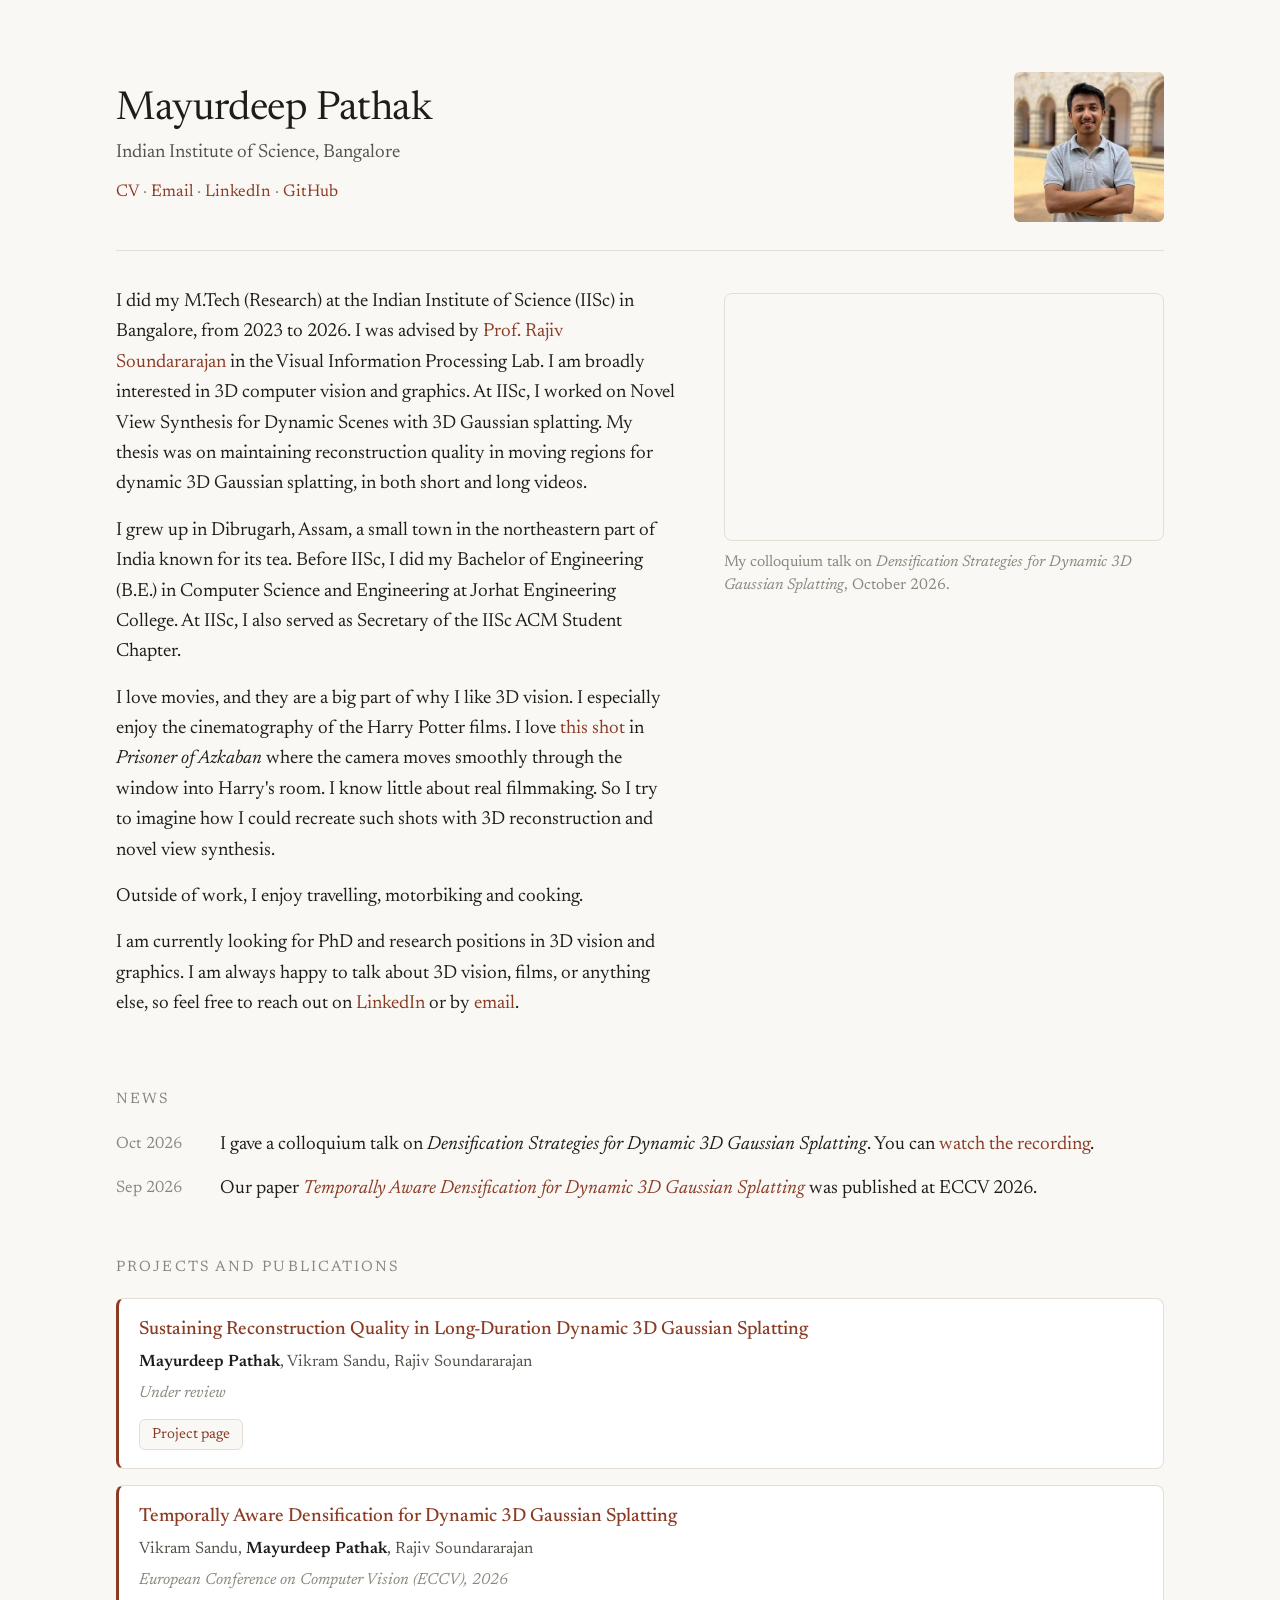
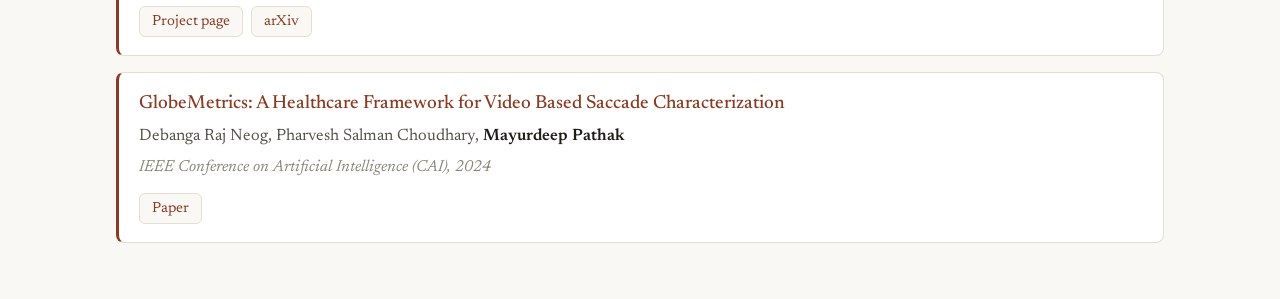
<file: index.html>
<!DOCTYPE html>
<html lang="en">
<head>
  <meta charset="utf-8">
  <meta name="viewport" content="width=device-width, initial-scale=1">
  <title>Mayurdeep Pathak</title>
  <meta name="description" content="Mayurdeep Pathak, Indian Institute of Science. 3D computer vision and graphics.">
  <meta property="og:image" content="https://mayurdeep.github.io/assets/mayurdeep.jpg">
  <link rel="icon" href="assets/favicon.svg" type="image/svg+xml">
  <link rel="icon" href="assets/favicon-32.png" sizes="32x32" type="image/png">
  <link rel="apple-touch-icon" href="assets/apple-touch-icon.png">
  <link rel="preconnect" href="https://fonts.googleapis.com">
  <link rel="preconnect" href="https://fonts.gstatic.com" crossorigin>
  <link href="https://fonts.googleapis.com/css2?family=Newsreader:ital,opsz,wght@0,6..72,300..600;1,6..72,300..500&display=swap" rel="stylesheet">
  <style>
    :root {
      --bg: #faf8f4;
      --ink: #1f1d1a;
      --ink-2: #55514a;
      --ink-3: #8b867d;
      --rule: #e4dfd5;
      --link: #8a3b24;
      --card: #ffffff;
      color-scheme: light;
    }
    @media (prefers-color-scheme: dark) {
      :root:not([data-theme="light"]) {
        --bg: #151412; --ink: #ece8e1; --ink-2: #b3ada3; --ink-3: #7f7a71; --rule: #2b2925;
        --link: #e0a089; --card: #1c1b18;
        color-scheme: dark;
      }
    }
    :root[data-theme="dark"] {
      --bg: #151412; --ink: #ece8e1; --ink-2: #b3ada3; --ink-3: #7f7a71; --rule: #2b2925;
      --link: #e0a089; --card: #1c1b18;
      color-scheme: dark;
    }

    * { box-sizing: border-box; }
    body {
      margin: 0; background: var(--bg); color: var(--ink);
      font: 400 19px/1.6 Newsreader, Georgia, serif;
      font-optical-sizing: auto;
      -webkit-font-smoothing: antialiased;
    }
    main { max-width: 1080px; margin: 0 auto; padding: 72px 16px 56px; }
    a { color: var(--link); text-decoration: none; }
    a:hover { text-decoration: underline; text-underline-offset: 3px; }

    header h1 { font-weight: 400; font-size: 40px; line-height: 1.1; margin: 0 0 6px; letter-spacing: -.01em; }
    header .affil { color: var(--ink-2); margin: 0; }
    header .links { margin: 10px 0 0; color: var(--ink-3); font-size: 17px; }
    header { display: flex; align-items: center; justify-content: space-between; gap: 24px; padding-bottom: 28px; border-bottom: 1px solid var(--rule); }
    header .who { min-width: 0; }
    header .photo { width: 150px; height: 150px; flex: 0 0 auto; border-radius: 6px; object-fit: cover; display: block; }
    @media (max-width: 520px) {
      header { flex-direction: column-reverse; align-items: flex-start; gap: 18px; }
      header .photo { width: 120px; height: 120px; }
    }


    h2 { font-weight: 400; font-size: 15px; letter-spacing: .14em; text-transform: uppercase; color: var(--ink-3); margin: 52px 0 18px; }
    p { margin: 0 0 16px; }
    .quiet { color: var(--ink-2); }

    .pubs { list-style: none; margin: 0; padding: 0; display: grid; gap: 16px; }
    .pubs li {
      background: var(--card); border: 1px solid var(--rule); border-left: 3px solid var(--link);
      border-radius: 8px; padding: 18px 20px; display: grid; gap: 6px;
    }
    .pubs .t { font-size: 19px; line-height: 1.35; font-weight: 500; }
    .pubs .a { font-size: 16.5px; color: var(--ink-2); }
    .pubs .me { color: var(--ink); font-weight: 600; }
    .pubs .v { font-size: 16px; color: var(--ink-3); font-style: italic; }
    .pubs .chips { display: flex; flex-wrap: wrap; gap: 8px; margin-top: 6px; }
    .pubs .chips a {
      font-size: 14.5px; padding: 3px 12px; border: 1px solid var(--rule); border-radius: 6px;
      background: var(--bg); text-decoration: none;
    }
    .pubs .chips a:hover { border-color: var(--link); text-decoration: none; }

    .news { list-style: none; margin: 0; padding: 0; display: grid; gap: 14px; }
    .news li { display: grid; grid-template-columns: 92px 1fr; gap: 12px; }
    .news .d { color: var(--ink-3); font-size: 16.5px; padding-top: 1px; }
    .video { position: relative; width: 100%; aspect-ratio: 16 / 9; border-radius: 8px; overflow: hidden; border: 1px solid var(--rule); }
    .video iframe { position: absolute; inset: 0; width: 100%; height: 100%; border: 0; }
    @media (max-width: 520px) { .news li { grid-template-columns: 1fr; gap: 2px; } }

    header + .intro { margin-top: 36px; }
    .intro { display: grid; grid-template-columns: minmax(0, 1fr); gap: 28px; }
    .talk figcaption { margin-top: 10px; font-size: 15.5px; line-height: 1.5; color: var(--ink-3); }
    .talk { margin: 0; }
    @media (min-width: 900px) {
      .intro { grid-template-columns: minmax(0, 1fr) 440px; gap: 48px; align-items: start; }
      .talk { position: sticky; top: 32px; margin-top: 6px; }
    }
  </style>
</head>
<body>
<main>

  <header>
    <div class="who">
      <h1>Mayurdeep Pathak</h1>
      <p class="affil">Indian Institute of Science, Bangalore</p>
      <p class="links">
        <a href="assets/Mayurdeep_Pathak_CV.pdf">CV</a> ·
        <a href="mailto:mayurdeepp@iisc.ac.in">Email</a> ·
        <a href="https://www.linkedin.com/in/mayurdeep-pathak-47a01b89/">LinkedIn</a> ·
        <a href="https://github.com/mayurdeep">GitHub</a>
      </p>
    </div>
    <img class="photo" src="assets/mayurdeep.jpg" alt="Mayurdeep Pathak" width="420" height="420">
  </header>


  <div class="intro">
    <section>
      <p>
        I did my M.Tech (Research) at the Indian Institute of Science (IISc) in Bangalore, from 2023 to 2026.
        I was advised by <a href="https://ece.iisc.ac.in/~rajivs/#/">Prof. Rajiv Soundararajan</a> in the Visual Information Processing Lab.
        I am broadly interested in 3D computer vision and graphics. At IISc, I worked on Novel View Synthesis
        for Dynamic Scenes with 3D Gaussian splatting. My thesis was on maintaining reconstruction quality
        in moving regions for dynamic 3D Gaussian splatting, in both short and long videos.
      </p>
      <p>
        I grew up in Dibrugarh, Assam, a small town in the northeastern part of India known for its tea. Before IISc, I did my Bachelor of Engineering (B.E.) in Computer Science
        and Engineering at Jorhat Engineering College. At IISc, I also served as Secretary of the IISc ACM
        Student Chapter.
      </p>
      <p>
        I love movies, and they are a big part of why I like 3D vision. I especially enjoy the cinematography of the
        Harry Potter films. I love <a href="https://youtu.be/MjoMN9RMKAY?t=32">this shot</a> in
        <i>Prisoner of Azkaban</i> where the camera moves smoothly through the window into Harry's room. I know little about real filmmaking. So I try to imagine how I could recreate
        such shots with 3D reconstruction and novel view synthesis.
      </p>
      <p>
        Outside of work, I enjoy travelling, motorbiking and cooking.
      </p>
      <p>
        I am currently looking for PhD and research positions in 3D vision and graphics. I am always happy to talk about 3D vision, films, or anything else, so feel free to reach out on
        <a href="https://www.linkedin.com/in/mayurdeep-pathak-47a01b89/">LinkedIn</a> or by
        <a href="mailto:mayurdeepp@iisc.ac.in">email</a>.
      </p>
    </section>
    <figure class="talk" id="talk">
      <div class="video">
        <iframe src="https://www.youtube.com/embed/Tx34t9YAxKE?si=IicxkVIHozdZKml-" title="Densification Strategies for Dynamic 3D Gaussian Splatting" loading="lazy" allow="accelerometer; autoplay; clipboard-write; encrypted-media; gyroscope; picture-in-picture; web-share" referrerpolicy="strict-origin-when-cross-origin" allowfullscreen></iframe>
      </div>
      <figcaption>My colloquium talk on <i>Densification Strategies for Dynamic 3D Gaussian Splatting</i>, October 2026.</figcaption>
    </figure>
  </div>

  <section>
    <h2>News</h2>
    <ul class="news">
      <li>
        <span class="d">Oct 2026</span>
        <div>
          I gave a colloquium talk on <i>Densification Strategies for Dynamic 3D Gaussian Splatting</i>. You can <a href="#talk">watch the recording</a>.
        </div>
      </li>
      <li>
        <span class="d">Sep 2026</span>
        <div>
          Our paper <a href="publications/2026/TAD_GS/"><i>Temporally Aware Densification for Dynamic 3D Gaussian Splatting</i></a> was published at ECCV 2026.
        </div>
      </li>
    </ul>
  </section>

  <section>
    <h2>Projects and Publications</h2>
    <ul class="pubs">
      <li>
        <a class="t" href="publications/2026/LongDurationVideos/">Sustaining Reconstruction Quality in Long-Duration Dynamic 3D Gaussian Splatting</a>
        <span class="a"><span class="me">Mayurdeep Pathak</span>, Vikram Sandu, Rajiv Soundararajan</span>
        <span class="v">Under review</span>
        <span class="chips"><a href="publications/2026/LongDurationVideos/">Project page</a></span>
      </li>
      <li>
        <a class="t" href="publications/2026/TAD_GS/">Temporally Aware Densification for Dynamic 3D Gaussian Splatting</a>
        <span class="a">Vikram Sandu, <span class="me">Mayurdeep Pathak</span>, Rajiv Soundararajan</span>
        <span class="v">European Conference on Computer Vision (ECCV), 2026</span>
        <span class="chips"><a href="publications/2026/TAD_GS/">Project page</a><a href="https://arxiv.org/abs/2606.23212">arXiv</a></span>
      </li>
      <li>
        <a class="t" href="https://ieeexplore.ieee.org/iel8/10605128/10605229/10605484.pdf">GlobeMetrics: A Healthcare Framework for Video Based Saccade Characterization</a>
        <span class="a">Debanga Raj Neog, Pharvesh Salman Choudhary, <span class="me">Mayurdeep Pathak</span></span>
        <span class="v">IEEE Conference on Artificial Intelligence (CAI), 2024</span>
        <span class="chips"><a href="https://ieeexplore.ieee.org/iel8/10605128/10605229/10605484.pdf">Paper</a></span>
      </li>
    </ul>
  </section>


</main>

</body>
</html>
</file>
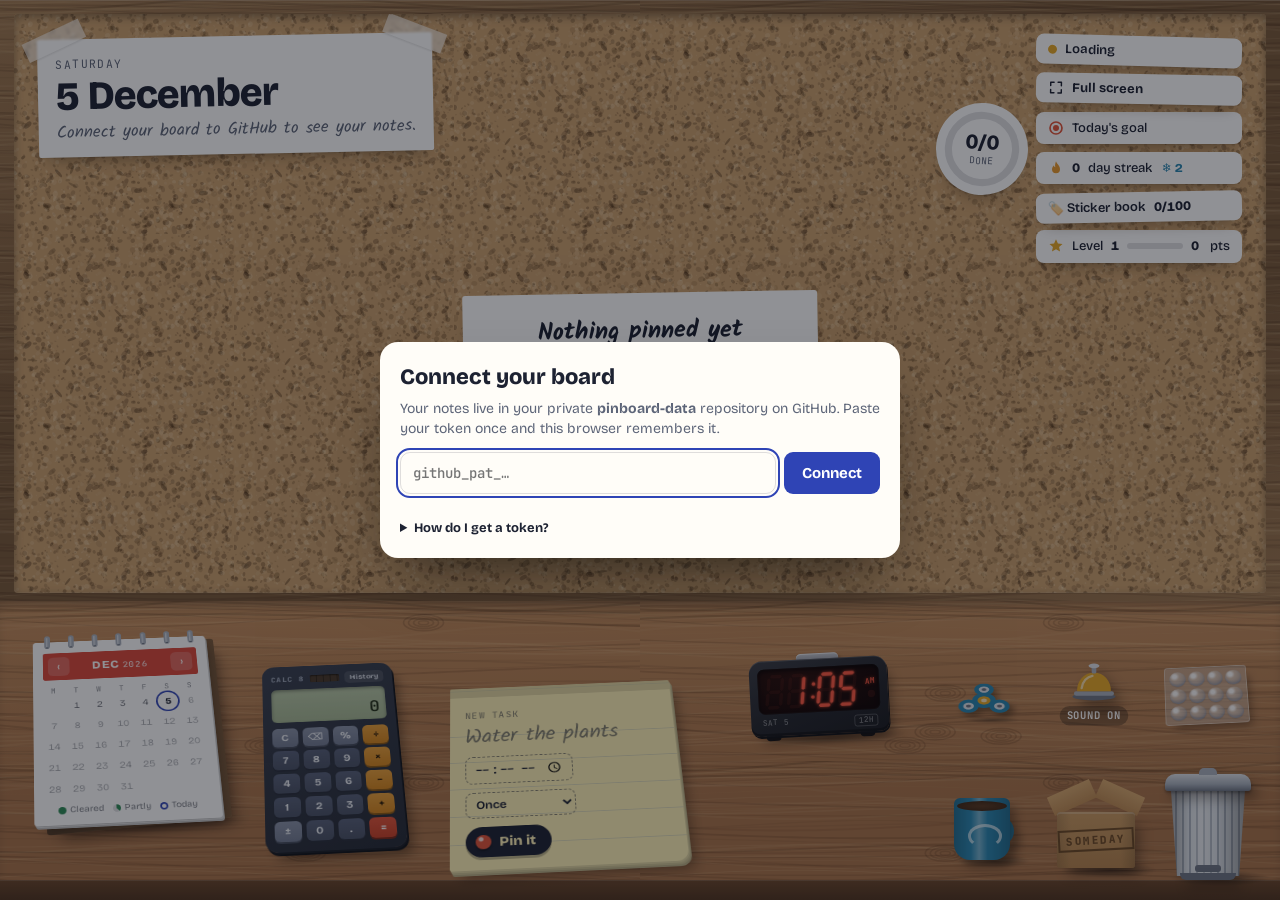
<file: pinboard/index.html>
<!doctype html>
<html lang="en">
<head>
<meta charset="utf-8">
<meta name="viewport" content="width=device-width,initial-scale=1,viewport-fit=cover">
<meta name="robots" content="noindex">
<style>:root{color-scheme:light;padding-top:env(safe-area-inset-top,0px);padding-bottom:env(safe-area-inset-bottom,0px)}body{margin:0;font:14px/1.4 system-ui,-apple-system,Segoe UI,Roboto,sans-serif}img{max-width:100%}[hidden]{display:none!important}</style>
<title>Daily Pin Board</title>
<link rel="preconnect" href="https://fonts.googleapis.com">
<link rel="stylesheet" href="https://fonts.googleapis.com/css2?family=Bricolage+Grotesque:opsz,wght@12..96,500;12..96,700;12..96,800&family=Kalam:wght@400;700&family=JetBrains+Mono:wght@500&display=swap">
<style>
/* Layout: a desk scene. A framed cork board hangs on the wall and holds the pinned notes; below it a wooden desk carries a tilted desk calendar, a sticky notepad for new tasks, a sound bell, and a metal pedal bin on the right. */
:root{
  --wall:#DCE3E9; --wall-ink:#2A3140;
  --cork:#C99F6D; --frame:#7A5A3A; --frame-hi:#A07A52;
  --wood:#A9744A; --wood-hi:#C38D5D; --wood-edge:#6B472B;
  --metal1:#DDE2E8; --metal2:#A9B1BD; --metal3:#6E7684;
  --cal-paper:#FFFFFF; --cal-red:#D9483B; --cal-ink:#262B37;
  --label:#FFFFFF; --tape:rgba(255,255,255,.55);
  --ink:#1D2232; --muted:#5D6578;
  --accent:#2F44B5; --accent-soft:rgba(47,68,181,.12); --surface:#FFFFFF; --line:rgba(29,34,50,.14);
  --note-ink:#1D2232; --note-muted:rgba(29,34,50,.55); --chip:rgba(255,255,255,.55); --chip-hover:rgba(255,255,255,.9);
  --p1:#FFF2B8; --p2:#D5F1E1; --p3:#D8E8FB; --p4:#FBDDE1; --p5:#E7E0F8; --p6:#FFE0C8; --p7:#CDEFEF; --p8:#F7F8FA;
  --pin1:#E2553A; --pin2:#2A86B0; --pin3:#E99B2F; --pin4:#3A8E59; --pin5:#8B58CF; --pin6:#2B2F3A;
  --mark:rgba(255,214,10,.55);
  --shadow:0 1px 0 rgba(0,0,0,.05),0 10px 16px -10px rgba(40,25,10,.55);
  --shadow-hover:0 2px 0 rgba(0,0,0,.04),0 26px 30px -16px rgba(40,25,10,.6);
  --shadow-lift:0 34px 40px -18px rgba(30,20,10,.6),0 8px 14px -8px rgba(30,20,10,.35);
  --good:#2E8B57; --danger:#D2452B; --gold:#E7A928;
  --lamp:transparent;
  --f-display:"Bricolage Grotesque",ui-sans-serif,system-ui,sans-serif;
  --f-hand:"Kalam","Comic Sans MS","Segoe Print",cursive;
  --f-mono:"JetBrains Mono",ui-monospace,SFMono-Regular,Menlo,monospace;
}
@media (prefers-color-scheme: dark){:root:not([data-theme="light"]){
  --wall:#191D26; --wall-ink:#E5E8F0;
  --cork:#6F5638; --frame:#3B2A1B; --frame-hi:#5A4129;
  --wood:#4B3321; --wood-hi:#62432B; --wood-edge:#26180D;
  --metal1:#9AA2AF; --metal2:#687080; --metal3:#3F4654;
  --cal-paper:#272C37; --cal-red:#B8443A; --cal-ink:#E9EBF2;
  --label:#2A2F3B; --tape:rgba(255,255,255,.14);
  --ink:#EAEDF5; --muted:#9AA2B5;
  --accent:#8EA0FF; --accent-soft:rgba(142,160,255,.16); --surface:#1F2430; --line:rgba(255,255,255,.13);
  --note-ink:#F1F2F7; --note-muted:rgba(241,242,247,.58); --chip:rgba(255,255,255,.08); --chip-hover:rgba(255,255,255,.16);
  --p1:#4A4223; --p2:#1F4232; --p3:#213A57; --p4:#4C2A31; --p5:#372D52; --p6:#4D3424; --p7:#1D4444; --p8:#2A2F3B;
  --pin6:#C9CED9; --mark:rgba(255,214,10,.32);
  --shadow:0 1px 0 rgba(0,0,0,.3),0 12px 20px -10px rgba(0,0,0,.85);
  --shadow-hover:0 2px 0 rgba(0,0,0,.3),0 28px 32px -16px rgba(0,0,0,.9);
  --shadow-lift:0 34px 44px -18px rgba(0,0,0,.95),0 8px 14px -8px rgba(0,0,0,.6);
  --good:#5CCB8A; --danger:#FF7A5C; --gold:#F2C14E;
  --lamp:radial-gradient(1100px 700px at 18% -10%,rgba(255,196,120,.13),transparent 60%);
  color-scheme:dark;
}}
:root[data-theme="dark"]{
  --wall:#191D26; --wall-ink:#E5E8F0;
  --cork:#6F5638; --frame:#3B2A1B; --frame-hi:#5A4129;
  --wood:#4B3321; --wood-hi:#62432B; --wood-edge:#26180D;
  --metal1:#9AA2AF; --metal2:#687080; --metal3:#3F4654;
  --cal-paper:#272C37; --cal-red:#B8443A; --cal-ink:#E9EBF2;
  --label:#2A2F3B; --tape:rgba(255,255,255,.14);
  --ink:#EAEDF5; --muted:#9AA2B5;
  --accent:#8EA0FF; --accent-soft:rgba(142,160,255,.16); --surface:#1F2430; --line:rgba(255,255,255,.13);
  --note-ink:#F1F2F7; --note-muted:rgba(241,242,247,.58); --chip:rgba(255,255,255,.08); --chip-hover:rgba(255,255,255,.16);
  --p1:#4A4223; --p2:#1F4232; --p3:#213A57; --p4:#4C2A31; --p5:#372D52; --p6:#4D3424; --p7:#1D4444; --p8:#2A2F3B;
  --pin6:#C9CED9; --mark:rgba(255,214,10,.32);
  --shadow:0 1px 0 rgba(0,0,0,.3),0 12px 20px -10px rgba(0,0,0,.85);
  --shadow-hover:0 2px 0 rgba(0,0,0,.3),0 28px 32px -16px rgba(0,0,0,.9);
  --shadow-lift:0 34px 44px -18px rgba(0,0,0,.95),0 8px 14px -8px rgba(0,0,0,.6);
  --good:#5CCB8A; --danger:#FF7A5C; --gold:#F2C14E;
  --lamp:radial-gradient(1100px 700px at 18% -10%,rgba(255,196,120,.13),transparent 60%);
  color-scheme:dark;
}
*{box-sizing:border-box}
[hidden]{display:none!important}
html{height:100%}
body{background-color:var(--frame);background-image:var(--lamp);color:var(--ink);font-family:var(--f-display);font-size:15px;min-height:100%}

/* Coffee mug */
.mug{position:relative;width:70px;height:78px;flex:none;cursor:pointer;transition:transform .35s cubic-bezier(.3,1.6,.5,1)}
.mug:hover{transform:rotate(-6deg) translateY(-4px)}
.mug-body{position:absolute;left:0;bottom:6px;width:56px;height:62px;border-radius:6px 6px 16px 16px;background:linear-gradient(90deg,rgba(0,0,0,.18),transparent 30%,rgba(255,255,255,.35) 45%,transparent 60%,rgba(0,0,0,.2)),var(--pin2)}
.mug-body::before{content:"";position:absolute;left:3px;right:3px;top:3px;height:10px;border-radius:50%;background:radial-gradient(#5A3A22,#3A2414)}
.mug-body::after{content:"";position:absolute;left:14px;top:26px;width:28px;height:18px;border-radius:50%;border:3px solid rgba(255,255,255,.75);border-top-color:transparent;transform:rotate(180deg);opacity:.8}
.mug-handle{position:absolute;right:0;bottom:20px;width:22px;height:30px;border:7px solid var(--pin2);border-left:0;border-radius:0 16px 16px 0;filter:brightness(.9)}
.mug-shadow{position:absolute;left:4px;right:-16px;bottom:-2px;height:14px;background:radial-gradient(closest-side,rgba(0,0,0,.45),transparent)}
.steam{position:absolute;bottom:66px;width:6px;height:26px;border-radius:6px;background:linear-gradient(transparent,rgba(255,255,255,.55));filter:blur(3px);opacity:0;animation:steam 3.2s ease-in-out infinite}
.steam:nth-child(1){left:14px}.steam:nth-child(2){left:26px;animation-delay:1s}.steam:nth-child(3){left:38px;animation-delay:2s}
.mug:hover .steam{animation-duration:1.4s}
@keyframes steam{0%{opacity:0;transform:translateY(8px) scaleX(1)}40%{opacity:.8}100%{opacity:0;transform:translateY(-22px) scaleX(2.2) translateX(4px)}}
@media (max-width:899px), (max-height:619px){.desk-top{padding-bottom:130px}.mug{order:4}}
body.locked{overflow:hidden}
button{font-family:inherit}
:focus-visible{outline:2px solid var(--accent);outline-offset:2px}

/* ---------- Scene ---------- */
.scene{display:flex;flex-direction:column}
.wall{padding-block:0;padding-left:env(safe-area-inset-left,0px);padding-right:env(safe-area-inset-right,0px)}
.cork-frame{border-radius:0;padding:12px;background:linear-gradient(160deg,var(--frame-hi),var(--frame) 40%,var(--frame) 70%,var(--frame-hi));background-image:var(--wood-tex,none),linear-gradient(160deg,var(--frame-hi),var(--frame) 40%,var(--frame) 70%,var(--frame-hi));
  box-shadow:0 18px 30px -18px rgba(0,0,0,.55),inset 0 1px 0 rgba(255,255,255,.18)}
.cork{position:relative;border-radius:4px;background-color:var(--cork);background-image:var(--cork-tex,none);
  box-shadow:inset 0 3px 10px rgba(0,0,0,.35),inset 0 -1px 0 rgba(255,255,255,.08);padding:18px 14px 30px;display:flex;flex-direction:column;gap:18px}

/* ---------- Header stickers on the cork ---------- */
.head{display:flex;flex-wrap:wrap;align-items:flex-start;gap:16px 20px;justify-content:space-between}
.label{position:relative;background:var(--label);color:var(--ink);padding:14px 18px 12px;border-radius:2px;transform:rotate(-1.2deg);box-shadow:var(--shadow);min-width:0;max-width:100%}
.label::before,.label::after{content:"";position:absolute;top:-9px;width:62px;height:20px;background:var(--tape);box-shadow:0 1px 2px rgba(0,0,0,.12);backdrop-filter:blur(1px)}
.label::before{left:-14px;transform:rotate(-24deg)}
.label::after{right:-14px;transform:rotate(22deg)}
.eyebrow{font-family:var(--f-mono);font-size:11.5px;letter-spacing:.12em;text-transform:uppercase;color:var(--muted)}
h1{margin:2px 0 0;font-weight:800;font-size:clamp(26px,5vw,40px);line-height:1.02;letter-spacing:-.02em;text-wrap:balance}
.mood{margin:4px 0 0;color:var(--muted);font-size:14.5px;font-family:var(--f-hand);font-size:17px}
.stickers{display:flex;flex-wrap:wrap;align-items:center;gap:12px}
.sticker{background:var(--label);color:var(--ink);box-shadow:var(--shadow);transition:transform .3s cubic-bezier(.3,1.6,.5,1)}
.sticker:hover{transform:rotate(0deg) scale(1.06)!important}
.ring{position:relative;width:92px;height:92px;border-radius:50%;padding:6px;transform:rotate(4deg)}
.ring svg{width:100%;height:100%;transform:rotate(-90deg)}
.ring .track{fill:none;stroke:var(--line);stroke-width:9}
.ring .fill{fill:none;stroke:var(--accent);stroke-width:9;stroke-linecap:round;transition:stroke-dashoffset .8s cubic-bezier(.2,.8,.2,1),stroke .3s}
.ring.full .fill{stroke:var(--good)}
.ring .num{position:absolute;inset:0;display:grid;place-items:center;text-align:center;line-height:1}
.ring .num b{font-size:21px;font-weight:800;font-variant-numeric:tabular-nums}
.ring .num small{display:block;font-family:var(--f-mono);font-size:9.5px;color:var(--muted);margin-top:3px}
.ring.bump{animation:bump .5s cubic-bezier(.3,1.6,.5,1)}
@keyframes bump{40%{transform:rotate(-3deg) scale(1.12)}}
.tags{display:flex;flex-direction:column;gap:8px}
.tag{display:flex;align-items:center;gap:8px;padding:7px 12px;border-radius:8px;font-size:13px;font-weight:500;white-space:nowrap}
.tag:nth-child(1){transform:rotate(-2deg)}
.tag:nth-child(2){transform:rotate(1.5deg)}
.tag b{font-variant-numeric:tabular-nums;font-weight:800}
.tag svg{width:16px;height:16px;flex:none}
.lvbar{width:56px;height:6px;border-radius:9px;background:var(--line);overflow:hidden}
.lvbar i{display:block;height:100%;width:0;background:var(--gold);border-radius:9px;transition:width .8s cubic-bezier(.2,.8,.2,1)}
.tag.bump{animation:bump .6s cubic-bezier(.3,1.6,.5,1)}
.backbtn{appearance:none;border:0;cursor:pointer;font:800 14px var(--f-display);background:var(--accent);color:var(--surface);transform:rotate(-2deg);animation:bump .6s cubic-bezier(.3,1.6,.5,1)}
.backbtn:hover{transform:rotate(0) scale(1.08)!important}
.stamp{position:absolute;right:-18px;bottom:-16px;padding:4px 10px;border:3px solid var(--danger);color:var(--danger);border-radius:6px;font:800 13px var(--f-mono);letter-spacing:.18em;text-transform:uppercase;
  transform:rotate(-9deg);opacity:.9;background:color-mix(in srgb,var(--label) 70%,transparent);pointer-events:none;animation:stampin .45s cubic-bezier(.3,1.6,.5,1)}
@keyframes stampin{0%{transform:rotate(-9deg) scale(2.2);opacity:0}100%{transform:rotate(-9deg) scale(1);opacity:.9}}
body.past .cork{filter:sepia(.28) saturate(.85)}
body.past .tools .grip{display:none}
body.past .note{cursor:default}
.pad-lock{position:absolute;inset:0;z-index:2;display:grid;place-items:center;text-align:center;padding:12px;font:700 18px/1.3 var(--f-hand);color:var(--note-ink);background:color-mix(in srgb,var(--p1) 80%,transparent);border-radius:inherit}
.d.click{cursor:pointer}
.d.future{opacity:.6}
.d.future.planned,.d.future.sel{opacity:1}
.d .dot{position:absolute;bottom:-3px;left:50%;width:7px;height:7px;margin-left:-3.5px;border-radius:50%;z-index:1;
  background:radial-gradient(circle at 35% 30%,rgba(255,255,255,.7) 0 1px,transparent 2px),var(--pin2);box-shadow:0 1px 2px rgba(0,0,0,.35)}
.stamp.plan{border-color:var(--accent);color:var(--accent)}
body.future .cork{filter:saturate(.92) brightness(1.03)}
.note.carry{opacity:.62}
.sched{align-self:flex-start;font-size:11px;font-weight:700;padding:3px 8px;border-radius:999px;background:var(--chip);color:var(--note-muted)}
.paper.future-mode #ed-done{display:none}
.d.sel{box-shadow:0 0 0 2px var(--cal-red)}
.d.sel span{background:var(--cal-red);color:#fff;font-weight:800}
.d.sel.full{background:var(--cal-red)}
.paper.frozen .toolbar,.paper.frozen .hint,.paper.frozen .sheet-foot,.paper.frozen #ed-done{display:none}
.paper.frozen .swatches,.paper.frozen .repbox,.paper.frozen #ed-urgent{pointer-events:none;opacity:.6}
.fsbtn{appearance:none;border:0;cursor:pointer;font:700 13px var(--f-display);transform:rotate(1deg)}
.fsbtn:active{transform:scale(.94)!important}

.banner{display:flex;flex-wrap:wrap;align-items:center;gap:10px 14px;justify-content:space-between;background:var(--label);color:var(--ink);
  border-radius:3px;padding:10px 14px;font-size:14px;box-shadow:var(--shadow);transform:rotate(.4deg)}
.banner p{margin:0;min-width:0;flex:1 1 260px}
.btn{appearance:none;border:0;background:var(--accent);color:var(--surface);border-radius:9px;padding:10px 18px;font:700 15px var(--f-display);cursor:pointer;transition:transform .2s cubic-bezier(.3,1.6,.5,1)}
.btn:hover{transform:translateY(-1px) scale(1.04)}
.btn:active{transform:scale(.94)}
.btn.ghostbtn{background:transparent;color:var(--accent);border:1.5px solid var(--accent);padding:7px 12px;font-size:13px}

/* ---------- Notes ---------- */
.board{display:grid;grid-template-columns:repeat(auto-fill,minmax(176px,1fr));gap:30px 22px;padding-top:12px}
.note{
  position:relative;min-height:140px;padding:28px 16px 14px;border-radius:3px 3px 14px 3px;
  background-color:var(--paper);color:var(--note-ink);box-shadow:var(--shadow);cursor:pointer;
  transform:rotate(var(--tilt));transition:transform .4s cubic-bezier(.2,.8,.2,1),box-shadow .35s,opacity .35s,background-color .45s ease;
  display:flex;flex-direction:column;gap:8px;user-select:none;-webkit-user-select:none;-webkit-tap-highlight-color:transparent;
}
.note::after{content:"";position:absolute;inset:0;border-radius:inherit;pointer-events:none;opacity:0;transition:opacity .25s;
  background:radial-gradient(circle at var(--mx,50%) var(--my,0%),rgba(255,255,255,.55),transparent 58%);mix-blend-mode:soft-light}
body:not(.dragging) .note:hover{transform:perspective(700px) rotateX(var(--rx,0deg)) rotateY(var(--ry,0deg)) translateY(-7px) scale(1.04);box-shadow:var(--shadow-hover);
  transition:transform .14s ease-out,box-shadow .3s,background-color .45s ease;z-index:2}
body:not(.dragging) .note:hover::after{opacity:1}
body:not(.dragging) .note:hover .pin{animation:pinwiggle .5s ease}
body:not(.dragging) .note:active{transform:perspective(700px) translateY(-2px) scale(.96);transition:transform .08s}
@keyframes pinwiggle{25%{transform:rotate(-14deg) translateY(-2px)}60%{transform:rotate(10deg)}}
.pin{position:absolute;top:-7px;left:50%;width:18px;height:18px;margin-left:-9px;border-radius:50%;z-index:1;
  background:radial-gradient(circle at 35% 30%,rgba(255,255,255,.75) 0 2.5px,transparent 3.5px),var(--pin);
  box-shadow:0 3px 4px -1px rgba(0,0,0,.4),inset 0 -2px 3px rgba(0,0,0,.25);transition:background-color .3s}
.tools{position:absolute;top:5px;right:5px;display:flex;gap:2px;opacity:.45;transition:opacity .2s;z-index:1}
.note:hover .tools,.note:focus-within .tools{opacity:1}
@media (hover:none){.tools{opacity:.75}}
.tool{appearance:none;border:0;background:transparent;color:var(--note-ink);width:30px;height:30px;border-radius:8px;display:grid;place-items:center;cursor:pointer;padding:0;transition:transform .2s cubic-bezier(.3,1.6,.5,1),background .15s}
.tool:hover{background:var(--chip-hover);transform:scale(1.15)}
.tool:active{transform:scale(.9)}
.tool svg{width:16px;height:16px}
.grip{cursor:grab;touch-action:none}
.time{font-family:var(--f-mono);font-size:12px;color:var(--note-muted);font-variant-numeric:tabular-nums;letter-spacing:.02em}
.title{font-family:var(--f-hand);font-weight:700;font-size:21px;line-height:1.15;overflow-wrap:anywhere;padding-right:4px;
  background-image:linear-gradient(currentColor,currentColor);background-repeat:no-repeat;background-position:0 58%;background-size:0% 2.5px;
  transition:background-size .45s cubic-bezier(.6,0,.2,1) .05s;align-self:flex-start}
.peek{font-size:13px;line-height:1.35;color:var(--note-muted);display:-webkit-box;-webkit-line-clamp:2;-webkit-box-orient:vertical;overflow:hidden;overflow-wrap:anywhere}
.cl{align-self:flex-start;font-family:var(--f-mono);font-size:11px;padding:3px 7px;border-radius:999px;background:var(--chip);color:var(--note-ink)}
.cl.all{background:var(--good);color:var(--surface)}
.check{position:absolute;right:50px;bottom:6px;width:46px;height:40px;pointer-events:none}
.chk{position:absolute;right:10px;bottom:10px;z-index:2;appearance:none;width:34px;height:34px;padding:0;border-radius:50%;cursor:pointer;display:grid;place-items:center;
  border:2px solid color-mix(in srgb,var(--note-ink) 35%,transparent);background:var(--chip);color:var(--note-ink);
  transition:transform .25s cubic-bezier(.3,1.7,.5,1),background .2s,border-color .2s,box-shadow .2s}
.chk svg{width:18px;height:18px;fill:none;stroke:currentColor;stroke-width:3;stroke-linecap:round;stroke-linejoin:round;opacity:0;transform:scale(.6);transition:opacity .15s,transform .25s cubic-bezier(.3,1.7,.5,1)}
.chk:hover{transform:scale(1.15);border-color:var(--good);color:var(--good);box-shadow:0 0 0 5px color-mix(in srgb,var(--good) 18%,transparent)}
.chk:hover svg{opacity:.55;transform:scale(1)}
.chk:active{transform:scale(.88)}
.note.done .chk{background:var(--good);border-color:var(--good);color:#fff}
.note.done .chk svg{opacity:1;transform:scale(1)}
.note.done .chk:hover{box-shadow:0 0 0 5px color-mix(in srgb,var(--good) 22%,transparent)}
.note.leftopen .chk{border-style:dashed}
body.future .chk{opacity:.4}
.mmchip{font-size:11px;font-weight:700;padding:3px 8px;border-radius:999px;background:var(--chip);color:var(--note-ink)}
.check path{fill:none;stroke:var(--accent);stroke-width:4.5;stroke-linecap:round;stroke-linejoin:round;stroke-dasharray:70;stroke-dashoffset:70;transition:stroke-dashoffset .4s cubic-bezier(.6,0,.2,1) .2s}
.note.done{opacity:.8}
.note.done .title{background-size:100% 2.5px;color:var(--note-muted)}
.note.done .check path{stroke-dashoffset:0}
.note.done .pin{background:radial-gradient(circle at 35% 30%,rgba(255,255,255,.75) 0 2.5px,transparent 3.5px),var(--good)}
.note.pop .pin{animation:pinpop .55s cubic-bezier(.3,1.6,.5,1)}
.note.pop{animation:wiggle .5s ease}
@keyframes pinpop{0%{transform:scale(1)}35%{transform:scale(1.6) translateY(-5px)}100%{transform:scale(1)}}
@keyframes wiggle{0%,100%{transform:rotate(var(--tilt))}30%{transform:rotate(calc(var(--tilt) * -1.6)) scale(1.04)}60%{transform:rotate(calc(var(--tilt) * .8))}}
.note.arrive{animation:arrive .7s cubic-bezier(.3,1.35,.5,1) both}
@keyframes arrive{0%{opacity:0;transform:translateY(-90px) rotate(-14deg) scale(1.15)}60%{opacity:1}100%{opacity:1;transform:rotate(var(--tilt))}}
.note.arrive .pin{animation:pinpress .7s ease both}
@keyframes pinpress{0%,55%{transform:translateY(-26px) scale(1.5);opacity:0}75%{transform:translateY(2px) scale(.9);opacity:1}100%{transform:none}}
.note.slot{background-color:transparent;box-shadow:none;outline:2px dashed rgba(255,255,255,.55);outline-offset:-2px;opacity:.7}
.note.slot>*,.note.slot::after{visibility:hidden}
.ghost{position:fixed;z-index:40;margin:0;pointer-events:none;box-shadow:var(--shadow-lift)!important;
  transform:rotate(calc(var(--tilt) + 4deg)) scale(1.07);transition:transform .2s cubic-bezier(.3,1.5,.5,1),opacity .2s,box-shadow .2s;cursor:grabbing}
.ghost .pin{transform:translateY(-4px) scale(1.2)}
.ghost.over-bin{transform:rotate(-14deg) scale(.62);opacity:.9}
body.dragging,body.dragging *{cursor:grabbing!important}
.empty{grid-column:1/-1;justify-self:center;text-align:center;color:var(--ink);background:var(--label);padding:22px 26px;border-radius:3px;box-shadow:var(--shadow);transform:rotate(-1deg);font-size:15px;max-width:420px}
.empty b{display:block;font-family:var(--f-hand);font-size:24px;margin-bottom:4px}
.float{position:fixed;z-index:46;pointer-events:none;font:700 24px var(--f-hand);color:var(--gold);text-shadow:0 2px 0 rgba(0,0,0,.25);white-space:nowrap}

/* ---------- Desk ---------- */
.desk{position:relative;margin-top:-6px}
.desk-top{position:relative;z-index:3;display:flex;flex-wrap:wrap;align-items:flex-end;justify-content:center;gap:26px 30px;
  padding-block:30px 26px;padding-left:max(16px,env(safe-area-inset-left,0px));padding-right:max(16px,env(safe-area-inset-right,0px));
  background-color:var(--wood);background-image:var(--wood-tex,none),linear-gradient(180deg,var(--wood-hi),var(--wood) 70%);
  box-shadow:inset 0 10px 18px -12px rgba(0,0,0,.6)}
.desk-edge{height:20px;background:linear-gradient(180deg,var(--wood-edge),color-mix(in srgb,var(--wood-edge) 75%,#000));box-shadow:0 1px 0 rgba(255,255,255,.12) inset,0 14px 24px -10px rgba(0,0,0,.5)}

/* Desk calendar */
.tent{position:relative;width:250px;flex:none;transform:perspective(900px) rotateX(9deg) rotateY(18deg) rotate(-2.5deg);transform-origin:50% 100%;
  transition:transform .45s cubic-bezier(.2,.9,.25,1)}
.tent:hover{transform:perspective(900px) rotateX(3deg) rotateY(7deg) rotate(-1deg) translateY(-6px)}
.tent-stand{position:absolute;left:14px;right:-10px;top:10px;bottom:-6px;background:linear-gradient(90deg,color-mix(in srgb,var(--frame) 70%,#000),var(--frame));border-radius:4px;
  transform:skewY(-3deg);box-shadow:10px 14px 18px -8px rgba(20,10,0,.5)}
.tent-shadow{position:absolute;left:10px;right:-34px;bottom:-14px;height:22px;background:radial-gradient(closest-side,rgba(0,0,0,.4),transparent);filter:blur(2px)}
.cal-stack{position:relative;perspective:700px}
.cal-face{position:relative;background:var(--cal-paper);color:var(--cal-ink);border-radius:4px;padding:16px 12px 10px;box-shadow:0 1px 0 rgba(0,0,0,.08),0 2px 0 color-mix(in srgb,var(--cal-paper) 85%,#000),0 4px 0 color-mix(in srgb,var(--cal-paper) 75%,#000);
  transform-origin:50% 0;backface-visibility:hidden}
.cal-ghost{position:absolute;inset:0;pointer-events:none;z-index:3}
.rings{position:absolute;top:-9px;left:14px;right:14px;display:flex;justify-content:space-between;z-index:4}
.rings i{width:7px;height:18px;border-radius:5px;border:2px solid var(--metal2);border-bottom-color:var(--metal3);background:linear-gradient(90deg,var(--metal1),var(--metal2))}
.cal-band{display:flex;align-items:center;justify-content:space-between;gap:6px;background:var(--cal-red);color:#fff;border-radius:3px;padding:6px 6px;margin-bottom:8px}
.cal-band h2{margin:0;font-size:15px;font-weight:800;letter-spacing:.06em;text-transform:uppercase}
.cal-band h2 span{font-family:var(--f-mono);font-weight:500;font-size:11px;opacity:.85;margin-left:4px}
.navb{appearance:none;border:0;background:rgba(255,255,255,.18);color:#fff;width:26px;height:26px;border-radius:6px;font-size:16px;line-height:1;cursor:pointer;display:grid;place-items:center;transition:transform .2s cubic-bezier(.3,1.6,.5,1),background .15s}
.navb:hover{background:rgba(255,255,255,.32);transform:scale(1.15)}
.navb:active{transform:scale(.88)}
.cal-grid{display:grid;grid-template-columns:repeat(7,1fr);gap:3px;text-align:center}
.dow span{font-family:var(--f-mono);font-size:9.5px;letter-spacing:.06em;color:color-mix(in srgb,var(--cal-ink) 55%,transparent);padding-bottom:2px}
.d{position:relative;aspect-ratio:1;max-width:100%;border-radius:50%;display:grid;place-items:center;font-size:11.5px;font-variant-numeric:tabular-nums;color:color-mix(in srgb,var(--cal-ink) 62%,transparent);
  background:conic-gradient(var(--good) calc(var(--p,0) * 1turn),transparent 0);transition:transform .2s cubic-bezier(.3,1.6,.5,1)}
.d span{position:absolute;inset:2.5px;border-radius:50%;display:grid;place-items:center;background:var(--cal-paper)}
.d:not(.blank):hover{transform:scale(1.25);z-index:2}
.d.full{background:var(--good)}
.d.full span{background:var(--good);color:#fff;font-weight:700}
.d.part span{color:var(--cal-ink)}
.d.today{box-shadow:0 0 0 2px var(--accent)}
.d.today span{font-weight:800;color:var(--cal-ink)}
.d.full.today span{color:#fff}
.d.blank{background:none}
.legend{display:flex;justify-content:center;gap:10px;font-size:10.5px;color:color-mix(in srgb,var(--cal-ink) 60%,transparent);padding-top:7px}
.legend span{display:inline-flex;align-items:center;gap:4px}
.lg{width:9px;height:9px;border-radius:50%;display:inline-block}
.lg.full{background:var(--good)}
.lg.part{background:conic-gradient(var(--good) .4turn,var(--line) 0)}
.lg.today{box-shadow:inset 0 0 0 2px var(--accent)}

/* Notepad */
.pad{position:relative;width:min(380px,100%);flex:0 1 380px;transform:rotate(-1.6deg);transition:transform .35s cubic-bezier(.3,1.5,.5,1)}
.pad:hover{transform:rotate(-.5deg) translateY(-4px)}
.pad-sheet{position:relative;background-color:var(--p1);color:var(--note-ink);border-radius:2px 2px 12px 2px;padding:24px 16px 14px;
  box-shadow:1px 2px 0 color-mix(in srgb,var(--p1) 88%,#000),2px 4px 0 color-mix(in srgb,var(--p1) 80%,#000),3px 6px 0 color-mix(in srgb,var(--p1) 72%,#000),9px 13px 14px -4px rgba(20,10,0,.4);transition:box-shadow .5s;
  background-image:repeating-linear-gradient(180deg,transparent 0 31px,rgba(42,90,180,.16) 31px 32px);background-position:0 30px}
.pad-sheet::before{content:"";position:absolute;left:0;right:0;top:0;height:12px;background:color-mix(in srgb,var(--p1) 82%,#000);border-radius:2px 2px 0 0;opacity:.6}
.pad-label{font-family:var(--f-mono);font-size:10.5px;letter-spacing:.12em;text-transform:uppercase;color:var(--note-muted)}
.pad input{border:0;background:transparent;color:var(--note-ink);outline:none;min-width:0}
#new-title{display:block;width:100%;font:700 23px/32px var(--f-hand);padding:0;margin-top:2px}
#new-title::placeholder{color:var(--note-muted);font-weight:400}
.pad-row{display:flex;align-items:center;justify-content:space-between;gap:10px;margin-top:8px;flex-wrap:wrap}
#new-time{font:500 14px var(--f-mono);border:1.5px dashed var(--note-muted);border-radius:8px;padding:5px 8px}
.pinbtn{appearance:none;border:0;cursor:pointer;display:inline-flex;align-items:center;gap:8px;background:var(--note-ink);color:var(--p1);border-radius:999px;padding:8px 16px 8px 10px;font-weight:800;font-size:15px;
  transition:transform .25s cubic-bezier(.3,1.6,.5,1),box-shadow .2s;box-shadow:0 3px 0 rgba(0,0,0,.25)}
.pinbtn i{width:16px;height:16px;border-radius:50%;background:radial-gradient(circle at 35% 30%,rgba(255,255,255,.8) 0 2px,transparent 3px),var(--pin1);box-shadow:0 2px 2px rgba(0,0,0,.35)}
.pinbtn:hover{transform:translateY(-2px) scale(1.05) rotate(-2deg)}
.pinbtn:hover i{animation:pinwiggle .5s}
.pinbtn:active{transform:translateY(2px) scale(.95);box-shadow:0 1px 0 rgba(0,0,0,.25)}
.torn{position:fixed;z-index:44;pointer-events:none;background-color:var(--p1);color:var(--note-ink);border-radius:2px 2px 12px 2px;padding:24px 16px;font:700 23px var(--f-hand);box-shadow:var(--shadow-lift);overflow:hidden}

/* Bell */
.bell{appearance:none;border:0;background:transparent;cursor:pointer;display:flex;flex-direction:column;align-items:center;gap:6px;color:var(--surface);padding:4px;flex:none}
.bell svg{width:64px;height:54px;overflow:visible;filter:var(--desk-sh);transition:transform .3s cubic-bezier(.3,1.6,.5,1)}
.bell:hover svg{transform:translateY(-3px) rotate(-6deg)}
.bell .dome{transform-origin:32px 40px}
.bell.dinging .dome{animation:ding .6s ease}
@keyframes ding{20%{transform:rotate(-12deg)}45%{transform:rotate(9deg)}70%{transform:rotate(-5deg)}}
.bell span{font:700 12px var(--f-mono);letter-spacing:.06em;text-transform:uppercase;background:rgba(0,0,0,.28);color:#fff;padding:3px 8px;border-radius:999px}
.bell.off .dome{opacity:.55}

/* Trash bin */
.bin{position:fixed;right:max(12px,env(safe-area-inset-right,0px));bottom:calc(10px + env(safe-area-inset-bottom,0px));z-index:26;width:88px;height:112px;flex:none;cursor:default;transform-origin:50% 100%}
.bin-body{position:absolute;left:8px;right:8px;bottom:0;height:84px;clip-path:polygon(0 0,100% 0,91% 100%,9% 100%);
  background:linear-gradient(90deg,rgba(0,0,0,.28),transparent 25%,rgba(255,255,255,.35) 42%,transparent 60%,rgba(0,0,0,.3)),repeating-linear-gradient(90deg,var(--metal1) 0 5px,var(--metal2) 5px 7px)}
.bin-body::after{content:"";position:absolute;left:0;right:0;top:0;height:6px;background:var(--metal3);opacity:.6}
.bin-foot{position:absolute;left:18px;right:18px;bottom:-4px;height:7px;border-radius:0 0 6px 6px;background:var(--metal3)}
.bin-pedal{position:absolute;left:50%;bottom:4px;width:26px;height:7px;margin-left:-13px;border-radius:3px;background:var(--metal3);transition:transform .2s}
.bin-lid{position:absolute;left:3px;right:3px;top:16px;height:15px;border-radius:10px 10px 3px 3px;z-index:2;transform-origin:8% 100%;
  background:linear-gradient(180deg,var(--metal1),var(--metal2) 60%,var(--metal3));box-shadow:0 2px 3px rgba(0,0,0,.3);transition:transform .38s cubic-bezier(.3,1.7,.5,1)}
.bin-lid::before{content:"";position:absolute;left:50%;top:-6px;width:18px;height:7px;margin-left:-9px;border-radius:5px 5px 0 0;background:var(--metal2)}
.bin-stash{position:absolute;left:14px;right:14px;top:22px;height:20px;z-index:1}
.ball{position:absolute;width:22px;height:20px;border-radius:46% 54% 50% 48%;background:radial-gradient(circle at 30% 30%,#fff,var(--p8) 50%,color-mix(in srgb,var(--p8) 70%,#000));
  box-shadow:inset -2px -2px 3px rgba(0,0,0,.2);transform:scale(0);transition:transform .35s cubic-bezier(.3,1.7,.5,1)}
.ball:nth-child(1){left:6px;top:2px}.ball:nth-child(2){left:24px;top:-3px;width:20px}.ball:nth-child(3){left:38px;top:3px}
.bin.has1 .ball:nth-child(1),.bin.has2 .ball:nth-child(-n+2),.bin.has3 .ball{transform:scale(1)}
.bin-shadow{position:absolute;left:8px;right:-16px;bottom:-10px;height:16px;background:radial-gradient(closest-side,rgba(0,0,0,.45),transparent)}
.bin:hover .bin-lid{transform:rotate(-14deg)}
.bin:hover{animation:binwobble .5s ease}
.bin.open .bin-lid{transform:rotate(-62deg) translate(-6px,-3px)}
.bin.open .bin-pedal{transform:translateY(2px) scaleY(.6)}
.bin.open{animation:eager .5s ease infinite}
.bin.gulp{animation:gulp .55s cubic-bezier(.3,1.6,.5,1)}
.bin.hiccup{animation:hiccup .6s cubic-bezier(.3,1.6,.5,1)}
@keyframes binwobble{30%{transform:rotate(-3deg)}60%{transform:rotate(2deg)}}
@keyframes eager{50%{transform:scale(1.06) rotate(-2deg)}}
@keyframes gulp{0%{transform:scale(1)}25%{transform:scaleY(.82) scaleX(1.12)}55%{transform:scaleY(1.1) scaleX(.94)}100%{transform:scale(1)}}
@keyframes hiccup{30%{transform:translateY(-10px) scale(1.05)}}
.bin-tip{position:absolute;right:100%;top:20px;margin-right:6px;white-space:nowrap;background:var(--ink);color:var(--wall);font-size:12px;font-weight:700;padding:5px 9px;border-radius:8px;opacity:0;transform:translateX(6px);transition:.2s;pointer-events:none}
.bin:hover .bin-tip,.bin.open .bin-tip{opacity:1;transform:none}

/* ---------- Desktop: one screen, board scrolls inside the frame ---------- */
@media (min-width:900px) and (min-height:620px){
  body{height:100%;padding-bottom:0;overflow:hidden}
  .scene{height:100%}
  .wall{flex:1;min-height:0;display:flex}
  .cork-frame{flex:1;min-height:0;display:flex;padding:14px}
  .cork{flex:1;min-height:0;overflow:auto;padding:22px 24px 40px;scrollbar-width:thin}
  .board{grid-template-columns:repeat(auto-fill,minmax(190px,1fr))}
  .desk-top{justify-content:flex-start;flex-wrap:nowrap;gap:40px;padding-block:22px 18px;padding-left:max(40px,env(safe-area-inset-left,0px));padding-right:max(40px,env(safe-area-inset-right,0px));min-height:230px}
  .tent{margin-bottom:6px}
  .pad{margin-bottom:6px}
  .mug{margin-left:auto;margin-right:10px;margin-bottom:10px}
  .bell{margin-bottom:8px}
  .bin{position:relative;right:auto;bottom:auto;width:104px;height:132px;margin-bottom:4px}
  .bin-body{height:100px}
  .bin-lid{top:20px;height:17px}
  .bin-stash{top:26px}
}
@media (max-width:899px), (max-height:619px){
  .desk-top .tent{order:2}
  .desk-top .pad{order:1;flex-basis:100%}
  .desk-top .bell{order:3}
}

/* ---------- Desk cat ---------- */
:root{--desk-sh:drop-shadow(7px 9px 7px rgba(20,10,0,.38));--desk-sh-up:drop-shadow(18px 28px 22px rgba(20,10,0,.42));--cat:#E8964A;--cat-stripe:#C06F2C;--cat-belly:#FFF4E6;--cat-ink:#2B2118;--cat-pink:#F29AA0}
.cat{position:fixed;left:0;bottom:calc(6px + env(safe-area-inset-bottom,0px));z-index:28;width:76px;height:53px;pointer-events:none;will-change:transform}
.cat-inner{position:absolute;inset:0;transition:transform .25s ease}
.cat.left .cat-inner{transform:scaleX(-1)}
.cat svg{position:absolute;inset:0;width:100%;height:100%;overflow:visible;display:none;cursor:pointer;pointer-events:auto;filter:drop-shadow(4px 4px 2px rgba(20,10,0,.3))}
.cat[data-pose=walk] .p-walk,.cat[data-pose=stand] .p-walk,.cat[data-pose=stretch] .p-walk,
.cat[data-pose=sit] .p-sit,.cat[data-pose=groom] .p-sit,.cat[data-pose=yawn] .p-sit,.cat[data-pose=look] .p-sit,
.cat[data-pose=sleep] .p-sleep{display:block}
.cat .leg{transform-box:fill-box;transform-origin:50% 0}
.cat[data-pose=walk] .leg{animation:catstep .44s ease-in-out infinite alternate}
.cat[data-pose=walk] .leg.l2,.cat[data-pose=walk] .leg.l3{animation-delay:-.44s}
@keyframes catstep{from{transform:rotate(24deg)}to{transform:rotate(-24deg)}}
.cat[data-pose=walk] .bodyg{animation:catbob .22s ease-in-out infinite alternate}
@keyframes catbob{to{transform:translateY(1.2px)}}
.cat .tail{transform-box:fill-box;transform-origin:100% 100%;animation:catsway 2.6s ease-in-out infinite}
@keyframes catsway{0%,100%{transform:rotate(0)}50%{transform:rotate(-16deg)}}
.cat[data-pose=walk] .tail{animation-duration:1.1s}
.cat .eye{transform-box:fill-box;transform-origin:center;animation:catblink 4.5s infinite}
@keyframes catblink{0%,93%,100%{transform:scaleY(1)}95%{transform:scaleY(.12)}}
.cat .headg{transform-box:fill-box;transform-origin:30% 80%;transition:transform .35s cubic-bezier(.3,1.5,.5,1)}
.cat[data-pose=stretch] .p-walk .bodyg{transform:rotate(9deg) translateY(2px);transform-origin:20px 34px;transition:transform .6s ease}
.cat[data-pose=stretch] .p-walk .headg{transform:translate(2px,6px) rotate(10deg)}
.cat[data-pose=groom] .p-sit .headg{transform:rotate(16deg) translate(1px,3px)}
.cat .paw{transform-box:fill-box;transform-origin:50% 0}
.cat[data-pose=groom] .paw{animation:catlick .42s ease-in-out infinite alternate}
@keyframes catlick{from{transform:translate(3px,-15px) rotate(-45deg)}to{transform:translate(4px,-19px) rotate(-62deg)}}
.cat .tongue,.cat .yawnmouth{display:none}
.cat[data-pose=groom] .tongue{display:block}
.cat[data-pose=yawn] .yawnmouth{display:block;transform-box:fill-box;transform-origin:center;animation:catyawn 1.6s ease-in-out both}
@keyframes catyawn{0%{transform:scale(.2)}40%,70%{transform:scale(1.2)}100%{transform:scale(.1)}}
.cat[data-pose=yawn] .p-sit .headg{transform:rotate(-14deg)}
.cat[data-pose=yawn] .eye{animation:none;transform:scaleY(.15)}
.cat[data-pose=look] .p-sit .headg{animation:catlook 2.4s ease-in-out both}
@keyframes catlook{0%,100%{transform:none}25%{transform:rotate(-12deg)}60%{transform:rotate(10deg) translateX(-2px)}}
.cat.pet .headg{transform:rotate(-10deg)!important}
.cat .breath{transform-box:fill-box;transform-origin:50% 100%;animation:catbreathe 2.8s ease-in-out infinite}
@keyframes catbreathe{50%{transform:scaleY(1.06)}}
.cat .z{font:700 9px var(--f-hand);fill:var(--muted);opacity:0;animation:catz 3s ease-in infinite}
.cat .z2{animation-delay:1s}.cat .z3{animation-delay:2s}
@keyframes catz{0%{opacity:0;transform:translate(0,0)}25%{opacity:.9}100%{opacity:0;transform:translate(8px,-18px)}}
.cat.jump .cat-inner{animation:catjump .55s cubic-bezier(.3,0,.4,1)}
.cat.left.jump .cat-inner{animation:catjumpL .55s cubic-bezier(.3,0,.4,1)}
@keyframes catjump{40%{transform:translateY(-26px)}}
@keyframes catjumpL{0%,100%{transform:scaleX(-1)}40%{transform:scaleX(-1) translateY(-26px)}}
.catfx{position:fixed;z-index:29;pointer-events:none;font:700 16px var(--f-hand);color:var(--pin1)}

/* ---------- Note menu, urgent, selection, dust ---------- */
:root{--urgent:#FFC9BF;--card:#FFFDF8}
@media (prefers-color-scheme: dark){:root:not([data-theme="light"]){--urgent:#5C2620;--card:#2A2F3B}}
:root[data-theme="dark"]{--urgent:#5C2620;--card:#2A2F3B}
.note.urgent{box-shadow:0 0 0 2px var(--pin1),var(--shadow);animation:urgentglow 2.4s ease-in-out infinite}
@keyframes urgentglow{50%{box-shadow:0 0 0 3px var(--pin1),0 0 22px -4px var(--pin1),var(--shadow)}}
.note.urgent.done{animation:none;box-shadow:var(--shadow)}
.urg{position:absolute;left:10px;top:-11px;z-index:2;background:var(--pin1);color:#fff;font:800 10px var(--f-mono);letter-spacing:.14em;text-transform:uppercase;padding:3px 7px;border-radius:4px;transform:rotate(-6deg);box-shadow:0 2px 4px rgba(0,0,0,.25)}
.note.shake{animation:shake .5s cubic-bezier(.36,.07,.19,.97)}
@keyframes shake{10%,90%{transform:rotate(var(--tilt)) translateX(-2px)}20%,80%{transform:rotate(var(--tilt)) translateX(4px)}30%,50%,70%{transform:rotate(var(--tilt)) translateX(-6px)}40%,60%{transform:rotate(var(--tilt)) translateX(6px)}}
.chips{display:flex;flex-wrap:wrap;gap:5px;margin-top:auto;padding-right:44px}
.rep{font-size:11px;font-weight:700;padding:3px 8px;border-radius:999px;background:var(--chip);color:var(--note-ink)}
.note.leftopen{opacity:.6;outline:2px dashed var(--note-muted);outline-offset:-6px;cursor:pointer}
.note.leftopen:hover{opacity:.9}
.dust{position:absolute;inset:0;border-radius:inherit;pointer-events:none;opacity:0;transition:opacity .4s;
  background:radial-gradient(circle at 20% 30%,rgba(120,100,70,.18) 0 1px,transparent 1.6px) 0 0/13px 11px,radial-gradient(circle at 70% 60%,rgba(120,100,70,.14) 0 1px,transparent 1.8px) 0 0/17px 15px}
.note.dusty .dust{opacity:.8}
.note.dustier .dust{opacity:1;background-color:rgba(160,130,80,.12)}
.note.dusty::before{content:"";position:absolute;right:0;bottom:0;width:44px;height:44px;pointer-events:none;opacity:.55;
  background:url("data:image/svg+xml,%3Csvg xmlns='http://www.w3.org/2000/svg' viewBox='0 0 44 44' fill='none' stroke='%23887766' stroke-width='.8'%3E%3Cpath d='M44 0 0 44M44 14 14 44M44 28 28 44M44 0Q30 30 0 44M44 0Q34 22 14 44M44 0Q38 14 28 44'/%3E%3Cpath d='M44 10q-10 4-14 14M44 22q-6 2-8 8M44 32q-3 1-4 4M34 44q4-10 10-14M22 44q8-14 22-22'/%3E%3C/svg%3E") no-repeat right bottom/contain}
.pick{position:absolute;left:8px;top:8px;width:22px;height:22px;border-radius:50%;border:2px solid var(--note-ink);background:var(--paper);display:none;z-index:2;transition:transform .2s cubic-bezier(.3,1.6,.5,1)}
body.selecting .pick{display:block}
body.selecting .note{cursor:pointer}
body.selecting .note.done .check{opacity:.3}
.note.picked{transform:rotate(0) translateY(-6px) scale(1.03)!important;box-shadow:0 0 0 3px var(--accent),var(--shadow-hover)}
.note.picked .pick{background:var(--accent);border-color:var(--accent);transform:scale(1.15)}
.note.picked .pick::after{content:"";position:absolute;left:6px;top:2px;width:5px;height:10px;border:solid #fff;border-width:0 2.5px 2.5px 0;transform:rotate(45deg)}
.note.holding{transform:rotate(0) scale(1.06)!important;box-shadow:var(--shadow-lift);transition:transform .2s}
.ghost.stack{box-shadow:6px 6px 0 -1px var(--paper),6px 6px 0 0 rgba(0,0,0,.15),12px 12px 0 -1px var(--paper),12px 12px 0 0 rgba(0,0,0,.12),var(--shadow-lift)!important}
.stackn{position:absolute;right:-10px;top:-10px;z-index:3;background:var(--accent);color:#fff;font:800 14px var(--f-display);border-radius:999px;padding:4px 9px;box-shadow:0 3px 6px rgba(0,0,0,.3)}
.menu{position:fixed;z-index:60;min-width:230px;background:var(--card);color:var(--ink);border-radius:12px;padding:6px;box-shadow:0 18px 40px -10px rgba(0,0,0,.45),0 0 0 1px var(--line);
  transform-origin:top right;transform:scale(.85);opacity:0;transition:transform .22s cubic-bezier(.3,1.5,.5,1),opacity .15s}
.menu.open{transform:none;opacity:1}
.mi{appearance:none;border:0;background:transparent;color:inherit;width:100%;display:flex;align-items:center;gap:10px;padding:9px 10px;border-radius:8px;font:600 14px var(--f-display);text-align:left;cursor:pointer;transition:background .12s,transform .15s}
.mi:hover,.mi:focus-visible{background:var(--accent-soft);transform:translateX(3px);outline:none}
.mi.danger{color:var(--danger)}
.mi-ic{width:22px;text-align:center;font-size:16px}
.selbar{position:fixed;left:50%;top:calc(14px + env(safe-area-inset-top,0px));transform:translateX(-50%);z-index:55;display:flex;flex-wrap:wrap;align-items:center;justify-content:center;gap:6px;
  background:var(--ink);color:var(--wall);padding:8px 10px;border-radius:16px;box-shadow:0 14px 30px -10px rgba(0,0,0,.5);max-width:calc(100% - 24px);animation:selin .35s cubic-bezier(.3,1.5,.5,1)}
@keyframes selin{from{transform:translate(-50%,-30px);opacity:0}}
.sel-count{font-weight:700;padding:0 6px}
.selbar button{appearance:none;border:0;background:rgba(255,255,255,.12);color:inherit;font:700 13px var(--f-display);padding:7px 10px;border-radius:9px;cursor:pointer;transition:transform .15s,background .15s}
.selbar button:hover{transform:translateY(-2px);background:rgba(255,255,255,.22)}
.selbar button:disabled{opacity:.4;pointer-events:none}
.selbar .danger{background:var(--danger);color:#fff}
.selbar .seldone{background:var(--gold);color:#1D2232}
.float.combo{color:var(--pin2);font-size:26px}
.float.lucky{color:var(--gold);font-size:32px;text-shadow:0 0 12px rgba(255,200,40,.7),0 2px 0 rgba(0,0,0,.3)}
.pips{display:inline-flex;gap:4px}
.pips i{width:10px;height:10px;border-radius:50%;border:2px solid var(--pin1);transition:background .3s,transform .3s cubic-bezier(.3,1.7,.5,1)}
.pips i.on{background:var(--pin1);transform:scale(1.15)}
#goaltag.hit{background:var(--good);color:#fff}
#goaltag.hit .pips i{border-color:#fff;background:#fff}
.rest{font-size:12px;color:var(--pin2);margin-left:2px}
.stickers{display:flex;flex-wrap:wrap;align-items:center;gap:8px;min-height:0}
.stk{display:grid;place-items:center;width:40px;height:40px;border-radius:50%;background:var(--label);box-shadow:var(--shadow);font-size:21px;transform:rotate(var(--r,0));transition:transform .3s cubic-bezier(.3,1.7,.5,1);cursor:default}
.stk:hover{transform:rotate(0) scale(1.25)}
.stk.more{appearance:none;border:2px dashed var(--muted);background:var(--label);color:var(--ink);font:800 11px var(--f-mono);cursor:pointer;width:auto;padding:0 10px;border-radius:999px;height:32px}
.d .dot.rp{background:radial-gradient(circle at 35% 30%,rgba(255,255,255,.7) 0 1px,transparent 2px),var(--pin4)}
#new-rep{font:600 13px var(--f-display);border:1.5px dashed var(--note-muted);border-radius:8px;padding:5px 6px;background:transparent;color:var(--note-ink)}
.urgbtn.on{background:var(--pin1);border-color:var(--pin1);color:#fff}
.repbox{display:flex;flex-wrap:wrap;align-items:center;gap:8px}
.repbox select,.repbox input{border:1px solid var(--line);background:var(--chip);color:var(--note-ink);border-radius:8px;padding:6px 8px;font:600 14px var(--f-display)}
.repbox input{width:56px}
.daychips{display:flex;gap:4px;flex-basis:100%}
.daychips button{appearance:none;width:34px;height:34px;border-radius:50%;border:1.5px solid var(--note-ink);background:transparent;color:var(--note-ink);font:700 12px var(--f-display);cursor:pointer;transition:transform .2s cubic-bezier(.3,1.6,.5,1)}
.daychips button:hover{transform:scale(1.12)}
.daychips button.on{background:var(--note-ink);color:var(--paper)}
.repend{display:flex;flex-wrap:wrap;align-items:center;gap:8px;flex-basis:100%;font-size:13px;color:var(--note-muted)}
.repend button{appearance:none;border:1.5px solid var(--note-ink);background:transparent;color:var(--note-ink);border-radius:999px;padding:5px 10px;font:700 12px var(--f-display);cursor:pointer}
.reptext{font-size:12.5px;color:var(--note-muted);flex-basis:100%}

/* someday box */
.box{appearance:none;border:0;background:transparent;padding:0;position:relative;width:96px;height:84px;flex:none;cursor:pointer;transform-origin:50% 100%;transition:transform .3s cubic-bezier(.3,1.6,.5,1)}
.box:hover{transform:translateY(-3px) rotate(-2deg)}
.box-body{position:absolute;left:4px;right:4px;bottom:0;height:56px;border-radius:3px;display:grid;place-items:center;
  background:linear-gradient(90deg,rgba(0,0,0,.12),transparent 18%,transparent 82%,rgba(0,0,0,.15)),linear-gradient(180deg,#C99A62,#B5844E);box-shadow:inset 0 2px 0 rgba(255,255,255,.2)}
.box-label{font:800 11px var(--f-mono);letter-spacing:.14em;color:#5A3B1C;border:2px solid #5A3B1C;padding:2px 6px;transform:rotate(-3deg);opacity:.8}
.box-flap{position:absolute;bottom:52px;width:46px;height:20px;background:linear-gradient(180deg,#D6A86E,#BE8C55);transition:transform .35s cubic-bezier(.3,1.7,.5,1)}
.box-flap.l{left:2px;transform-origin:0 100%;transform:rotate(-24deg)}
.box-flap.r{right:2px;transform-origin:100% 100%;transform:rotate(24deg)}
.box:hover .box-flap.l,.box.open .box-flap.l{transform:rotate(-58deg)}
.box:hover .box-flap.r,.box.open .box-flap.r{transform:rotate(58deg)}
.box.open{animation:eager .5s ease infinite}
.box.gulp{animation:gulp .55s cubic-bezier(.3,1.6,.5,1)}
.box-count{position:absolute;right:-6px;top:14px;z-index:2;min-width:24px;height:24px;border-radius:999px;background:var(--pin2);color:#fff;font:800 12px var(--f-display);display:grid;place-items:center;padding:0 6px;box-shadow:0 2px 4px rgba(0,0,0,.3)}
.box-shadow{position:absolute;left:8px;right:-18px;bottom:-10px;height:16px;background:radial-gradient(closest-side,rgba(0,0,0,.4),transparent);z-index:-1}
.box-tip{position:absolute;bottom:100%;left:50%;transform:translate(-50%,6px);white-space:nowrap;background:var(--ink);color:var(--wall);font-size:12px;font-weight:700;padding:5px 9px;border-radius:8px;opacity:0;transition:.2s;pointer-events:none}
.box:hover .box-tip,.box.open .box-tip{opacity:1;transform:translate(-50%,-4px)}

/* modals: drawer, sticker book, reveal, check in */
.modal{position:fixed;inset:0;z-index:58;display:grid;place-items:center;padding:16px}
.modal-back{position:absolute;inset:0;background:rgba(10,12,20,.45);opacity:0;transition:opacity .3s}
.modal.open .modal-back{opacity:1}
.tray{position:relative;width:min(520px,100%);max-height:min(80vh,640px);overflow:auto;background:var(--card);color:var(--ink);border-radius:18px;padding:20px;box-shadow:0 30px 60px -20px rgba(0,0,0,.6);
  transform:translateY(40px) scale(.96);opacity:0;transition:transform .45s cubic-bezier(.2,1.3,.3,1),opacity .25s}
.modal.open .tray{transform:none;opacity:1}
.tray-head{display:flex;align-items:center;justify-content:space-between;gap:10px}
.tray-head h3{margin:0;font-size:22px;font-weight:800}
.tray .closebtn{background:var(--ink);color:var(--card)}
.tray-sub{color:var(--muted);margin:6px 0 14px;font-size:14px}
.drawer-list{display:flex;flex-direction:column;gap:10px}
.dr-item{display:flex;align-items:center;justify-content:space-between;gap:10px;background:var(--paper);color:var(--note-ink);padding:12px 14px;border-radius:4px 4px 12px 4px;box-shadow:var(--shadow);transition:transform .25s,opacity .25s}
.dr-item:nth-child(odd){transform:rotate(-.6deg)}.dr-item:nth-child(even){transform:rotate(.5deg)}
.dr-item.leaving{transform:translateX(60px) rotate(6deg);opacity:0}
.dr-t{font:700 19px var(--f-hand);min-width:0;overflow-wrap:anywhere}
.dr-b{display:flex;gap:6px;flex:none}
.dr-b button{appearance:none;border:0;border-radius:999px;padding:7px 12px;font:700 13px var(--f-display);cursor:pointer;background:var(--note-ink);color:var(--paper);transition:transform .2s cubic-bezier(.3,1.6,.5,1)}
.dr-b button:hover{transform:scale(1.07)}
.dr-b .dr-bin{background:transparent;color:var(--note-ink);font-size:16px}
.dr-empty{color:var(--muted);text-align:center;padding:20px 6px}
.book{width:min(760px,100%)}
.book-grid{display:flex;flex-direction:column;gap:18px}
.bk-fam h4{margin:0 0 6px;font-size:15px;font-weight:800;display:flex;align-items:baseline;gap:8px}
.bk-fam h4 small{font:600 11px var(--f-mono);color:var(--muted)}
.bk-prog{display:flex;flex-direction:column;gap:4px;font-size:12px;color:var(--muted);margin-bottom:8px}
.bk-prog i{display:block;height:6px;border-radius:9px;background:var(--line);overflow:hidden}
.bk-prog i b{display:block;height:100%;background:var(--gold);border-radius:9px}
.bk-row{display:grid;grid-template-columns:repeat(auto-fill,minmax(112px,1fr));gap:10px}
.stkbtn{appearance:none;border:0;cursor:pointer;font:600 13px var(--f-display);transform:rotate(-1deg)}
.stkbtn.bump{animation:bump .6s cubic-bezier(.3,1.6,.5,1)}
.flystk{position:fixed;z-index:70;font-size:64px;pointer-events:none}
.bk{display:flex;flex-direction:column;align-items:center;text-align:center;gap:4px;padding:12px 8px;border-radius:12px;background:var(--accent-soft);opacity:.55}
.bk.has{opacity:1;background:var(--label);box-shadow:var(--shadow)}
.bk-ic{font-size:30px;width:54px;height:54px;border-radius:50%;display:grid;place-items:center;background:var(--card);border:2px dashed var(--muted);color:var(--muted);font-weight:800}
.bk.has .bk-ic{border:0;box-shadow:0 3px 8px rgba(0,0,0,.2)}
.bk b{font-size:13px}.bk small{font-size:11px;color:var(--muted);line-height:1.3}
.reveal-card{position:relative;display:flex;flex-direction:column;align-items:center;gap:8px;text-align:center;background:var(--card);color:var(--ink);border-radius:22px;padding:26px 28px 22px;width:min(340px,100%);
  box-shadow:0 30px 60px -20px rgba(0,0,0,.6);transform:scale(.6) rotate(-8deg);opacity:0;transition:transform .55s cubic-bezier(.2,1.6,.4,1),opacity .2s}
.modal.open .reveal-card{transform:none;opacity:1}
.rv-kicker{font:800 12px var(--f-mono);letter-spacing:.14em;text-transform:uppercase;color:var(--pin1)}
.rv-ic{font-size:64px;width:116px;height:116px;border-radius:50%;display:grid;place-items:center;background:var(--label);box-shadow:0 10px 24px -8px rgba(0,0,0,.4),inset 0 0 0 4px var(--gold);animation:rvspin 1s cubic-bezier(.2,1.4,.4,1)}
@keyframes rvspin{from{transform:rotate(-200deg) scale(.2)}}
.rv-ic.multi{font-size:40px;letter-spacing:-6px}
.rv-name{font-size:24px;font-weight:800}
.rv-desc{color:var(--muted);margin-bottom:8px}
.ci-list{display:flex;flex-direction:column;gap:8px;margin-bottom:16px}
.ci-item{display:flex;align-items:center;gap:12px;padding:10px 12px;border-radius:10px;background:var(--accent-soft);cursor:pointer;transition:transform .15s}
.ci-item:hover{transform:translateX(4px)}
.ci-item input{position:absolute;opacity:0;pointer-events:none}
.ci-box{width:24px;height:24px;border-radius:7px;border:2px solid var(--ink);flex:none;position:relative;transition:background .2s,transform .25s cubic-bezier(.3,1.7,.5,1)}
.ci-item input:checked+.ci-box{background:var(--good);border-color:var(--good);transform:scale(1.1)}
.ci-item input:checked+.ci-box::after{content:"";position:absolute;left:7px;top:2px;width:6px;height:12px;border:solid #fff;border-width:0 3px 3px 0;transform:rotate(45deg)}
.ci-item input:focus-visible+.ci-box{outline:2px solid var(--accent);outline-offset:2px}
.ci-t{font:700 18px var(--f-hand)}
.checkin .btn{width:100%}

/* ---------- calculator ---------- */
.calc{position:relative;width:150px;flex:none;outline:none;transform-origin:50% 100%;transition:transform .5s cubic-bezier(.2,1.25,.3,1);z-index:4}
.calc-body{position:relative;background:linear-gradient(160deg,#3B4252,#262B36);border-radius:14px;padding:10px 10px 12px;box-shadow:1px 2px 0 #1A1E27,2px 4px 0 #11141a,9px 13px 14px -4px rgba(20,10,0,.45);color:#E8EBF2;transition:box-shadow .5s}
.calc-top{display:flex;align-items:center;justify-content:space-between;gap:6px;margin-bottom:6px}
.calc-brand{font:800 9px var(--f-mono);letter-spacing:.16em;color:#9AA3B5}
.calc-solar{width:34px;height:10px;border-radius:2px;background:repeating-linear-gradient(90deg,#4A3A2A 0 7px,#2E241A 7px 8px);box-shadow:inset 0 1px 2px rgba(0,0,0,.6)}
.calc-hbtn{appearance:none;border:0;background:rgba(255,255,255,.1);color:#DCE1EA;font:700 9px var(--f-display);padding:3px 6px;border-radius:5px;cursor:pointer}
.calc-hbtn.on{background:var(--gold);color:#1D2232}
.calc-screen{position:relative;background:linear-gradient(180deg,#B9C9A8,#A7B995);color:#1E2A14;border-radius:6px;padding:4px 7px;min-height:44px;box-shadow:inset 0 2px 4px rgba(0,0,0,.35);text-align:right;overflow:hidden}
.calc-expr{font:500 9px var(--f-mono);min-height:12px;opacity:.7;white-space:nowrap;overflow:hidden;text-overflow:ellipsis}
.calc-out{font:500 20px/1.15 var(--f-mono);font-variant-numeric:tabular-nums;white-space:nowrap;overflow:hidden}
.calc-screen.flash{animation:lcdflash .35s ease}
@keyframes lcdflash{40%{background:#D7E8C2}}
.calc-keys{display:grid;grid-template-columns:repeat(4,1fr);gap:5px;margin-top:8px}
.ck{appearance:none;border:0;height:24px;border-radius:6px;font:700 12px var(--f-display);cursor:pointer;color:#EEF1F6;background:linear-gradient(180deg,#59627A,#4A5266);
  box-shadow:0 2px 0 #2A2F3C;transition:transform .06s,box-shadow .06s,filter .15s}
.ck:hover{filter:brightness(1.15)}
.ck.op{background:linear-gradient(180deg,#E9A13B,#D4861F);color:#2A1A05;box-shadow:0 2px 0 #8E5A13}
.ck.fn{background:linear-gradient(180deg,#8A93A8,#737C92);box-shadow:0 2px 0 #474E5E}
.ck.eq{background:linear-gradient(180deg,#E2553A,#C84228);color:#fff;box-shadow:0 2px 0 #7E2817}
.ck.down,.ck:active{transform:translateY(2px);box-shadow:0 0 0 transparent}
.calc-hist{position:absolute;left:10px;right:10px;top:72px;bottom:12px;z-index:2;background:#1E222C;border-radius:8px;padding:6px;overflow:auto;display:flex;flex-direction:column;gap:3px;box-shadow:inset 0 0 0 1px rgba(255,255,255,.08)}
.calc-hist button{appearance:none;border:0;background:rgba(255,255,255,.06);color:#DDE2EC;text-align:right;font:500 10px var(--f-mono);padding:5px 6px;border-radius:5px;cursor:pointer}
.calc-hist button:hover{background:rgba(255,255,255,.14)}
.calc-hist .hclear{background:transparent;color:var(--pin1);text-align:center;font-family:var(--f-display);font-weight:700}
.calc-hist .hnone{color:#8F98AA;font:500 10px var(--f-display);text-align:center;padding:12px 4px}

/* ---------- fidget spinner ---------- */
.spinner{position:relative;width:70px;height:70px;flex:none;cursor:grab;touch-action:none;outline:none;transform:perspective(500px) rotateX(48deg);transform-origin:50% 100%;transition:transform .4s cubic-bezier(.3,1.5,.5,1)}
.spinner:hover,.spinner:focus-visible{transform:perspective(500px) rotateX(35deg) translateY(-4px)}
.spinner svg{width:100%;height:100%;overflow:visible;filter:drop-shadow(5px 7px 4px rgba(20,10,0,.38))}
.spin-shadow{position:absolute;left:12px;right:-6px;bottom:-6px;height:12px;background:radial-gradient(closest-side,rgba(0,0,0,.35),transparent);z-index:-1}

/* ---------- bubble wrap ---------- */
.bubbles{position:relative;width:96px;flex:none;display:grid;grid-template-columns:repeat(4,1fr);gap:3px;padding:6px;border-radius:4px;
  background:rgba(225,240,255,.28);box-shadow:inset 0 0 0 1px rgba(255,255,255,.35),7px 9px 10px -5px rgba(20,10,0,.38);transform:perspective(900px) rotateX(24deg) rotate(-3deg);transform-origin:50% 100%;transition:transform .45s cubic-bezier(.2,1.3,.3,1)}
.bubbles.lifted{transform:perspective(900px) rotateX(0deg) rotate(-1deg) translateY(-26px) scale(1.4);z-index:30}
.bb{appearance:none;border:0;padding:0;aspect-ratio:1;border-radius:50%;cursor:pointer;
  background:radial-gradient(circle at 32% 30%,rgba(255,255,255,.95) 0 12%,rgba(255,255,255,.35) 30%,rgba(190,220,255,.25) 60%,rgba(120,160,210,.35) 100%);
  box-shadow:inset 0 -2px 3px rgba(60,100,160,.3),0 1px 1px rgba(0,0,0,.1);transition:transform .15s}
.bb:hover{transform:scale(1.1)}
.bb:active{transform:scale(.85)}
.bb.popped{background:radial-gradient(circle at 50% 50%,rgba(255,255,255,.25),rgba(190,210,230,.12) 70%);box-shadow:inset 0 0 0 1px rgba(255,255,255,.3);transform:scale(.82);cursor:default}
.bb.popped::after{content:"";display:block;width:100%;height:100%;background:linear-gradient(35deg,transparent 45%,rgba(255,255,255,.5) 46% 50%,transparent 51%),linear-gradient(-30deg,transparent 45%,rgba(255,255,255,.4) 46% 49%,transparent 50%)}
.bb.inflate{animation:inflate .35s cubic-bezier(.3,1.6,.5,1) both}
@keyframes inflate{from{transform:scale(.3);opacity:.3}}


/* Digital desk clock: a little LED alarm clock standing at the back of the desk */
.clock{position:relative;width:150px;flex:none;cursor:pointer;outline:none;transform:rotate(-3deg);transform-origin:50% 100%;transition:transform .35s cubic-bezier(.3,1.5,.5,1)}
.clock:hover,.clock:focus-visible{transform:rotate(-1.5deg) translateY(-5px)}
.clock.press{transform:rotate(-3deg) translateY(2px) scale(.97);transition-duration:.08s}
.clk-body{position:relative;z-index:2;border-radius:14px 14px 10px 10px;padding:9px 9px 6px;
  background:linear-gradient(160deg,#3a3d45,#24262c 60%,#1b1c21);
  box-shadow:inset 0 1px 0 rgba(255,255,255,.18),inset 0 -3px 0 rgba(0,0,0,.35),1px 2px 0 #121317,8px 12px 14px -6px rgba(20,10,0,.45)}
.clk-screen{display:flex;align-items:center;gap:5px;border-radius:7px;padding:6px 6px 5px 8px;
  background:radial-gradient(120% 140% at 30% 20%,#2a0f0b,#120605 70%);box-shadow:inset 0 2px 6px rgba(0,0,0,.8),inset 0 0 0 1px rgba(255,255,255,.04)}
.clk-digits{width:104px;height:38px;flex:none;overflow:visible}
.clk-digits .sg{fill:rgba(255,80,60,.07);transition:fill .12s}
.clk-digits .sg.on{fill:#ff5a42;filter:drop-shadow(0 0 2.5px rgba(255,80,50,.85))}
.clk-digits .cl{fill:#ff5a42;filter:drop-shadow(0 0 2.5px rgba(255,80,50,.85));transition:opacity .2s}
.clock.blink .clk-digits .cl{opacity:.12}
.clk-side{display:flex;flex-direction:column;align-items:center;gap:5px;font:500 8.5px/1 var(--f-mono);letter-spacing:.06em}
.clk-ampm{color:#ff5a42;text-shadow:0 0 4px rgba(255,80,50,.7)}
.clk-ampm.off{color:rgba(255,80,60,.12);text-shadow:none}
.clk-sec{width:8px;height:8px;border-radius:50%;background:rgba(255,80,60,.1);transition:background .15s,box-shadow .15s}
.clock.blink .clk-sec{background:#ff5a42;box-shadow:0 0 5px rgba(255,80,50,.9)}
.clk-foot{display:flex;justify-content:space-between;margin-top:5px;padding:0 3px;font:500 8.5px/1 var(--f-mono);letter-spacing:.1em;color:rgba(255,255,255,.42)}
.clk-mode{border:1px solid rgba(255,255,255,.22);border-radius:3px;padding:1px 3px}
.clk-snooze{position:absolute;z-index:1;left:50%;top:-6px;width:46px;height:10px;margin-left:-23px;border-radius:5px 5px 2px 2px;
  background:linear-gradient(180deg,#c9ccd3,#8d9099);box-shadow:inset 0 1px 0 rgba(255,255,255,.6),3px 3px 4px -1px rgba(20,10,0,.35);transition:transform .08s}
.clock.press .clk-snooze{transform:translateY(4px)}
.clk-leg{position:absolute;bottom:-5px;width:16px;height:7px;border-radius:0 0 4px 4px;background:#16171b;z-index:1}
.clk-leg.l{left:16px}.clk-leg.r{right:16px}
.clk-shadow{position:absolute;left:12px;right:-22px;bottom:-12px;height:16px;background:radial-gradient(closest-side,rgba(0,0,0,.42),transparent);filter:blur(2px)}
@media (prefers-reduced-motion:reduce){.clock,.clock:hover{transition:none}}

/* one light source, top left: every object on the desk casts its shadow down and to the right */
.bin-body,.bin-lid,.bin-foot{filter:drop-shadow(6px 8px 6px rgba(20,10,0,.32))}
.box-body{box-shadow:inset 0 2px 0 rgba(255,255,255,.2),8px 10px 12px -4px rgba(20,10,0,.4)}
.mug-body,.mug-handle{filter:drop-shadow(6px 8px 5px rgba(20,10,0,.32))}
.cal-face{box-shadow:0 1px 0 rgba(0,0,0,.08),1px 2px 0 color-mix(in srgb,var(--cal-paper) 85%,#000),2px 4px 0 color-mix(in srgb,var(--cal-paper) 75%,#000),8px 12px 14px -6px rgba(20,10,0,.35)!important}
/* ---------- desk mode: objects lie on the desk and lift up when you reach for them ---------- */
@media (min-width:900px) and (min-height:620px){
  .desk-top{gap:18px;padding-left:max(28px,env(safe-area-inset-left,0px));padding-right:max(28px,env(safe-area-inset-right,0px))}
  .tent{width:210px;transform:perspective(900px) rotateX(22deg) rotate(-3deg)}
  .tent:hover{transform:perspective(900px) rotateX(7deg) rotate(-1deg) translateY(-8px) scale(1.06)}
  .pad{flex:0 0 240px;width:240px;transform:perspective(900px) rotateX(24deg) rotate(-3deg);transform-origin:50% 100%;transition:transform .5s cubic-bezier(.2,1.25,.3,1);z-index:4;margin-bottom:0}
  .pad:hover{transform:perspective(900px) rotateX(24deg) rotate(-3deg)}
  .pad.lifted,.pad:focus-within{transform:perspective(900px) rotateX(0deg) rotate(-1deg) translateY(-60px) scale(1.3);z-index:30}
  .calc{transform:perspective(900px) rotateX(24deg) rotate(-3deg)}
  .calc.lifted,.calc:focus-within{transform:perspective(900px) rotateX(0deg) rotate(-1deg) translateY(-110px) scale(1.6);z-index:30}
  .mug{margin-left:0;margin-right:0;width:60px}
  .spinner{margin-left:auto}
  .pad.lifted .pad-sheet,.pad:focus-within .pad-sheet,.calc.lifted .calc-body,.calc:focus-within .calc-body{box-shadow:1px 2px 0 rgba(0,0,0,.2),20px 34px 30px -8px rgba(20,10,0,.42)}
  .bell{margin-bottom:8px}
  .bell svg{width:56px;height:48px}
  .box{width:86px}
  .bin{width:92px;height:122px}
}
@media (max-width:899px), (max-height:619px){
  .desk-top .calc{order:2}
  .calc.lifted .calc-body{box-shadow:0 0 0 3px var(--gold),var(--shadow-hover)}
  .spinner,.bubbles{order:5}
  .clock{order:3;margin-bottom:10px}
  .bubbles{transform:none}
  .bubbles.lifted{transform:scale(1.15)}
}

/* ---------- desk mode: things are scattered at different depths, back items sit higher and a little smaller ---------- */
@media (min-width:900px) and (min-height:620px){
  .desk-top{display:block;position:relative;height:clamp(250px,31vh,300px);min-height:0;padding:0}
  .desk-top>.tent,.desk-top>.pad,.desk-top>.calc,.desk-top>.mug,.desk-top>.spinner,.desk-top>.bubbles,.desk-top>.bell,.desk-top>.box,.desk-top>.bin,.desk-top>.clock{position:absolute;margin:0}
  .desk-top>.clock{right:400px;bottom:150px;z-index:2}
  /* work things grouped on the left, open space in the middle, small things gathered at the back right, bin at the edge */
  /* left: calendar then calculator. middle: notepad. right: the small things, bin in the far corner. nothing overlaps. */
  .desk-top>.tent{left:24px;bottom:58px;scale:.9;z-index:2}
  .desk-top>.calc{left:262px;bottom:30px;scale:.95;z-index:3}
  .desk-top>.pad{left:calc(50% - 190px);bottom:14px;z-index:4}
  /* right side: a tidy 3 by 2 grid. columns 112px wide, centred on each cell. back row sits further away, front row closer. */
  .desk-top>.spinner{left:auto;right:261px;bottom:160px;scale:.88;z-index:2}
  .desk-top>.bell{left:auto;right:143px;bottom:146px;scale:.88;z-index:2}
  .desk-top>.bubbles{left:auto;right:24px;bottom:156px;scale:.88;z-index:2}
  .desk-top>.mug{left:auto;right:266px;bottom:14px;z-index:3}
  .desk-top>.box{left:auto;right:141px;bottom:12px;z-index:3}
  .desk-top>.bin{left:auto;right:26px;bottom:4px;z-index:3}
  .desk-top>.pad.lifted,.desk-top>.pad:focus-within,.desk-top>.calc.lifted,.desk-top>.calc:focus-within,.desk-top>.bubbles.lifted{z-index:30}
}
@media (min-width:1700px) and (min-height:620px){
  .desk-top{height:clamp(300px,33vh,360px)}
  .desk-top>.tent{scale:1.08;bottom:74px;left:30px}
  .desk-top>.calc{scale:1.15;bottom:40px;left:320px}
  .desk-top>.pad{scale:1.2;bottom:20px;left:calc(50% - 230px)}
  .desk-top>.spinner{scale:1;bottom:198px;right:305px}
  .desk-top>.bell{scale:1;bottom:182px;right:169px}
  .desk-top>.bubbles{scale:1;bottom:192px;right:32px}
  .desk-top>.mug{scale:1.15;bottom:18px;right:310px}
  .desk-top>.box{scale:1.15;bottom:16px;right:167px}
  .desk-top>.bin{scale:1.15;bottom:8px;right:34px}
}
@media (min-width:900px) and (min-height:620px) and (max-width:1279px){
  .desk-top>.tent{left:14px;scale:.78;bottom:52px}
  .desk-top>.calc{left:196px;scale:.82;bottom:26px}
  .desk-top>.pad{left:calc(50% - 167px);scale:.88}
}
@media (min-width:900px) and (min-height:620px) and (max-width:1100px){
  .desk-top>.pad{left:calc(50% - 110px);scale:.82}
}
@media (min-width:1366px) and (min-height:620px){.desk-top>.pad{left:calc(50% - 120px)}}
/* ---------- Mind map book ---------- */
:root{--mm-page:#FBF7EE;--mm-page2:#F3ECDD;--mm-ink:#2A2620;--mm-muted:#8A8172;--mm-grid:rgba(90,70,40,.10);--mm-cover:#7C2D2D;--mm-cover2:#5E1F22;--mm-sel:#2F6BFF;--mm-panel:#FFFDF8}
@media (prefers-color-scheme: dark){:root:not([data-theme="light"]){--mm-page:#26231E;--mm-page2:#1F1C18;--mm-ink:#EFE9DD;--mm-muted:#A59C8C;--mm-grid:rgba(255,240,210,.07);--mm-cover:#5A2224;--mm-cover2:#3E1618;--mm-sel:#7EA6FF;--mm-panel:#2B2722}}
:root[data-theme="dark"]{--mm-page:#26231E;--mm-page2:#1F1C18;--mm-ink:#EFE9DD;--mm-muted:#A59C8C;--mm-grid:rgba(255,240,210,.07);--mm-cover:#5A2224;--mm-cover2:#3E1618;--mm-sel:#7EA6FF;--mm-panel:#2B2722}
.mm{position:fixed;inset:0;z-index:62;display:grid;place-items:center;padding:max(10px,env(safe-area-inset-top,0px)) max(10px,env(safe-area-inset-right,0px)) max(10px,env(safe-area-inset-bottom,0px)) max(10px,env(safe-area-inset-left,0px))}
.mm-back{position:absolute;inset:0;background:rgba(12,10,8,.55);backdrop-filter:blur(2px);opacity:0;transition:opacity .35s}
.mm.open .mm-back{opacity:1}
.mm-book{position:relative;width:min(1260px,100%);height:min(820px,100%);perspective:2200px;transform-origin:50% 50%}
.mm-binding{position:absolute;inset:-12px -12px -14px -12px;border-radius:18px;background:linear-gradient(135deg,var(--mm-cover),var(--mm-cover2));box-shadow:0 40px 80px -30px rgba(0,0,0,.75),inset 0 0 0 2px rgba(255,255,255,.06)}
.mm-pages{position:absolute;inset:0;border-radius:8px;overflow:hidden;background:var(--mm-page);color:var(--mm-ink);
  box-shadow:inset 0 0 0 1px rgba(0,0,0,.08),0 2px 0 var(--mm-page2),0 4px 0 color-mix(in srgb,var(--mm-page2) 85%,#000),0 6px 0 color-mix(in srgb,var(--mm-page2) 75%,#000)}
.mm-pages::before{content:"";position:absolute;inset:0;pointer-events:none;
  background:radial-gradient(circle at 1px 1px,var(--mm-grid) 1.2px,transparent 1.6px) 0 0/22px 22px}
.mm-gutter{position:absolute;top:0;bottom:0;left:50%;width:90px;margin-left:-45px;pointer-events:none;z-index:3;
  background:linear-gradient(90deg,transparent,rgba(60,40,20,.10) 38%,rgba(40,25,10,.28) 50%,rgba(60,40,20,.10) 62%,transparent)}
.mm-cover{position:absolute;top:-12px;bottom:-14px;left:50%;right:-12px;z-index:20;transform-origin:0 50%;border-radius:4px 18px 18px 4px;
  background:linear-gradient(135deg,var(--mm-cover),var(--mm-cover2));box-shadow:inset 6px 0 12px rgba(0,0,0,.35);display:grid;place-items:center;backface-visibility:hidden;pointer-events:none;opacity:0}
.mm-cover-title{font:700 clamp(20px,3vw,34px)/1.15 var(--f-hand);color:#F6E7C8;text-align:center;padding:24px;text-shadow:0 2px 0 rgba(0,0,0,.3);border:2px solid rgba(246,231,200,.45);border-radius:6px;margin:30px;max-width:80%}
.mm-ribbon{position:absolute;bottom:-58px;right:23%;width:22px;height:80px;z-index:-1;background:linear-gradient(90deg,#B83A3A,#D9534F,#B83A3A);clip-path:polygon(0 0,100% 0,100% 100%,50% 82%,0 100%);box-shadow:0 2px 3px rgba(0,0,0,.3);pointer-events:none}

.mm-head{position:absolute;left:0;right:0;top:0;z-index:8;display:flex;align-items:flex-start;justify-content:space-between;gap:12px;padding:14px 16px 0 22px;pointer-events:none}
.mm-head>*{pointer-events:auto}
.mm-titlebox{min-width:0;max-width:30%}
.mm-kicker{display:block;font:700 10.5px var(--f-mono);letter-spacing:.16em;text-transform:uppercase;color:var(--mm-muted)}
.mm-title{display:block;font:700 22px/1.15 var(--f-hand);color:var(--mm-ink);overflow:hidden;text-overflow:ellipsis;white-space:nowrap}
.mm-ro{display:inline-block;margin-top:4px;font:700 11px var(--f-mono);color:var(--danger);letter-spacing:.06em}
.mm-tools{display:flex;flex-wrap:wrap;justify-content:center;gap:2px;padding:5px;border-radius:14px;background:color-mix(in srgb,var(--mm-panel) 92%,transparent);
  box-shadow:0 6px 18px -8px rgba(0,0,0,.35),0 0 0 1px rgba(0,0,0,.06)}
.mm-tb{appearance:none;border:0;background:transparent;color:var(--mm-ink);height:34px;min-width:34px;padding:0 8px;border-radius:9px;cursor:pointer;display:inline-flex;align-items:center;justify-content:center;gap:6px;
  font:600 12.5px var(--f-display);transition:background .12s,transform .15s}
.mm-tb:hover{background:color-mix(in srgb,var(--mm-sel) 12%,transparent);transform:translateY(-1px)}
.mm-tb:active{transform:scale(.92)}
.mm-tb:disabled{opacity:.35;pointer-events:none}
.mm-tb.on{background:var(--mm-ink);color:var(--mm-page)}
.mm-tb svg{width:18px;height:18px;fill:none;stroke:currentColor;stroke-width:1.9;stroke-linecap:round;stroke-linejoin:round}
.mm-tb .lbl{display:none}
@media (min-width:1100px){.mm-tb .lbl{display:inline}}
.mm-sep{width:1px;align-self:stretch;margin:6px 3px;background:color-mix(in srgb,var(--mm-ink) 15%,transparent)}
.mm-close{appearance:none;border:0;background:var(--mm-ink);color:var(--mm-page);border-radius:999px;padding:8px 16px;font:700 13px var(--f-display);cursor:pointer;transition:transform .2s cubic-bezier(.3,1.6,.5,1)}
.mm-close:hover{transform:scale(1.06)}

.mm-stage{position:absolute;inset:0;overflow:hidden;cursor:grab;touch-action:none;outline:none;z-index:2}
.mm-stage.panning{cursor:grabbing}
.mm-world{position:absolute;left:0;top:0;width:20000px;height:1px;transform-origin:0 0;will-change:transform}
.mm-edges{position:absolute;left:0;top:0;width:1px;height:1px;overflow:visible;pointer-events:none}
.mm-edges path{fill:none;stroke-linecap:round}
.mmn{position:absolute;left:0;top:0;max-width:300px;cursor:pointer;user-select:none;-webkit-user-select:none;display:flex;align-items:center;gap:6px;white-space:pre-wrap;overflow-wrap:anywhere;
  font:500 14px/1.35 var(--f-display);color:var(--mm-ink);border-radius:6px;padding:4px 6px 5px;transition:box-shadow .15s,background-color .2s,color .2s}
.mmn.d0{background:var(--mm-ink);color:var(--mm-page);font-size:19px;font-weight:800;padding:11px 20px;border-radius:14px;box-shadow:0 6px 14px -8px rgba(0,0,0,.5)}
.mmn.d1{background:var(--br);color:#fff;font-size:15px;font-weight:700;padding:7px 14px;border-radius:10px;box-shadow:0 4px 10px -6px rgba(0,0,0,.45)}
.mmn.dn{border-bottom:2.5px solid var(--br);border-radius:6px 6px 0 0}
.mmn.bold .mmn-t{font-weight:800}
.mmn:hover{box-shadow:0 0 0 2px color-mix(in srgb,var(--mm-sel) 35%,transparent)}
.mmn.sel{box-shadow:0 0 0 2.5px var(--mm-sel),0 0 0 6px color-mix(in srgb,var(--mm-sel) 20%,transparent)}
.mmn.drop-child{box-shadow:0 0 0 3px var(--good),0 0 0 8px color-mix(in srgb,var(--good) 25%,transparent)}
.mmn.dragging{opacity:.3}
.mmn.flash{animation:mmflash .5s ease}
@keyframes mmflash{40%{filter:brightness(1.25);scale:1.06}}
.mmn-t{min-width:1ch;outline:none}
.mmn-t[contenteditable="true"],.mmn-t[contenteditable="plaintext-only"]{cursor:text;user-select:text;-webkit-user-select:text}
.mmn.editing{box-shadow:0 0 0 2.5px var(--mm-sel),0 0 0 6px color-mix(in srgb,var(--mm-sel) 22%,transparent);cursor:text}
.mmn-ic{display:inline-flex;gap:3px;align-items:center}
.mmn-ic:empty{display:none}
.mi-p{display:inline-grid;place-items:center;width:18px;height:18px;border-radius:50%;color:#fff;font:800 10.5px var(--f-display);flex:none}
.mi-p.p1{background:#E2553A}.mi-p.p2{background:#E99B2F}.mi-p.p3{background:#2A86B0}
.mi-g{width:17px;height:17px;flex:none}
.mi-e{font-size:15px;line-height:1}
.mmn-meta{display:inline-flex;gap:3px;font-size:13px}
.mmn-meta:empty{display:none}
.mmn-meta a,.mmn-meta span{cursor:pointer;text-decoration:none;opacity:.85}
.mmn-meta a:hover,.mmn-meta span:hover{opacity:1;transform:scale(1.15)}
.mmn-tog{position:absolute;top:50%;right:-24px;margin-top:-9px;width:18px;height:18px;padding:0;border-radius:50%;border:1.5px solid var(--br);background:var(--mm-page);color:var(--mm-ink);
  font:800 10px/1 var(--f-display);cursor:pointer;display:grid;place-items:center;opacity:0;transition:opacity .15s,transform .2s cubic-bezier(.3,1.7,.5,1)}
.mmn.dn .mmn-tog{top:auto;bottom:-10px;margin-top:0}
.mmn:hover .mmn-tog,.mmn.sel .mmn-tog,.mmn.col .mmn-tog{opacity:1}
.mmn-tog:hover{transform:scale(1.2)}
.mmn.col .mmn-tog{background:var(--br);color:#fff}
.mm-add{position:absolute;left:0;top:0;width:24px;height:24px;border-radius:50%;border:0;padding:0;background:var(--mm-sel);color:#fff;font:700 18px/1 var(--f-display);cursor:pointer;display:grid;place-items:center;
  box-shadow:0 3px 8px -2px rgba(0,0,0,.35);transition:transform .2s cubic-bezier(.3,1.7,.5,1);z-index:2}
.mm-add:hover{transform:scale(1.2)}
.mm-ghost{position:fixed;z-index:70;pointer-events:none;opacity:.9;transform-origin:0 0;rotate:-2deg;box-shadow:0 18px 30px -12px rgba(0,0,0,.5)}
.mm-dropline{position:fixed;z-index:69;height:4px;border-radius:4px;background:var(--good);pointer-events:none;box-shadow:0 0 0 3px color-mix(in srgb,var(--good) 25%,transparent)}

.mm-zoom{position:absolute;right:16px;bottom:14px;z-index:8;display:flex;align-items:center;gap:2px;padding:4px;border-radius:12px;background:color-mix(in srgb,var(--mm-panel) 92%,transparent);box-shadow:0 6px 18px -8px rgba(0,0,0,.35),0 0 0 1px rgba(0,0,0,.06)}
.mm-zoom output{min-width:46px;text-align:center;font:600 12px var(--f-mono);color:var(--mm-ink);cursor:pointer}
.mm-hint{position:absolute;left:22px;bottom:16px;z-index:8;font-size:12px;color:var(--mm-muted);max-width:min(560px,60%);line-height:1.5;pointer-events:none;transition:opacity .6s}
.mm-hint kbd{font:600 10.5px var(--f-mono);background:color-mix(in srgb,var(--mm-ink) 9%,transparent);border-radius:4px;padding:1px 5px;color:var(--mm-ink)}

.mm-panel{position:absolute;top:66px;right:16px;bottom:64px;z-index:9;width:250px;overflow:auto;padding:14px;border-radius:14px;background:var(--mm-panel);color:var(--mm-ink);
  box-shadow:0 18px 40px -14px rgba(0,0,0,.45),0 0 0 1px rgba(0,0,0,.06);display:flex;flex-direction:column;gap:12px;animation:mmpanel .3s cubic-bezier(.2,1.2,.3,1)}
@keyframes mmpanel{from{transform:translateX(30px);opacity:0}}
.mm-panel h4{margin:0;font:700 10.5px var(--f-mono);letter-spacing:.14em;text-transform:uppercase;color:var(--mm-muted)}
.mm-panel .none{color:var(--mm-muted);font-size:13px}
.mm-sw{display:flex;flex-wrap:wrap;gap:6px}
.mm-sw button{appearance:none;width:26px;height:26px;border-radius:50%;border:2px solid transparent;padding:0;cursor:pointer;background:var(--c);transition:transform .2s cubic-bezier(.3,1.7,.5,1)}
.mm-sw button:hover{transform:scale(1.18)}
.mm-sw button.on{box-shadow:0 0 0 2px var(--mm-panel),0 0 0 4px var(--mm-ink)}
.mm-sw .auto{background:conic-gradient(#E2553A,#E99B2F,#3A8E59,#2A86B0,#8B58CF,#E2553A);}
.mm-ics{display:grid;grid-template-columns:repeat(6,1fr);gap:4px}
.mm-ics button{appearance:none;border:0;height:32px;border-radius:8px;background:color-mix(in srgb,var(--mm-ink) 6%,transparent);cursor:pointer;display:grid;place-items:center;font-size:16px;transition:transform .15s,background .15s}
.mm-ics button:hover{transform:scale(1.1)}
.mm-ics button.on{background:color-mix(in srgb,var(--mm-sel) 25%,transparent);box-shadow:inset 0 0 0 2px var(--mm-sel)}
.mm-row{display:flex;gap:6px}
.mm-panel input,.mm-panel textarea{width:100%;min-width:0;border:1.5px solid color-mix(in srgb,var(--mm-ink) 18%,transparent);background:transparent;color:var(--mm-ink);border-radius:8px;padding:7px 9px;font:500 13px var(--f-display)}
.mm-panel textarea{min-height:84px;resize:vertical}
.mm-panel .tgl{appearance:none;border:1.5px solid var(--mm-ink);background:transparent;color:var(--mm-ink);border-radius:8px;padding:6px 12px;font:800 13px var(--f-display);cursor:pointer}
.mm-panel .tgl.on{background:var(--mm-ink);color:var(--mm-page)}

.mm-outline{position:absolute;inset:66px 0 0 0;z-index:7;overflow:auto;padding:12px max(24px,8%) 80px}
.mm-outline .ol-row{position:relative;display:flex;align-items:flex-start;gap:8px;padding:3px 0}
.mm-outline .ol-dot{width:7px;height:7px;border-radius:50%;margin-top:.62em;flex:none;background:var(--br,var(--mm-ink))}
.mm-outline .ol-t{flex:1;min-width:0;outline:none;font:500 15px/1.5 var(--f-display);white-space:pre-wrap;overflow-wrap:anywhere;border-radius:4px;padding:0 4px}
.mm-outline .ol-t:focus{background:color-mix(in srgb,var(--mm-sel) 10%,transparent)}
.mm-outline .ol-row.d0 .ol-t{font-size:22px;font-weight:800}
.mm-outline .ol-row.d1 .ol-t{font-weight:700}
.mm-outline .ol-help{color:var(--mm-muted);font-size:12px;margin:0 0 12px}

.mm-ctx{position:fixed;z-index:75;min-width:210px;background:var(--mm-panel);color:var(--mm-ink);border-radius:12px;padding:6px;box-shadow:0 18px 40px -10px rgba(0,0,0,.5),0 0 0 1px rgba(0,0,0,.08);animation:mmctx .18s cubic-bezier(.3,1.5,.5,1)}
@keyframes mmctx{from{transform:scale(.9);opacity:0}}
.mm-ctx button{appearance:none;border:0;background:transparent;color:inherit;width:100%;display:flex;justify-content:space-between;gap:14px;padding:8px 10px;border-radius:8px;font:600 13.5px var(--f-display);cursor:pointer;text-align:left}
.mm-ctx button:hover{background:color-mix(in srgb,var(--mm-sel) 12%,transparent)}
.mm-ctx button:disabled{opacity:.35;pointer-events:none}
.mm-ctx kbd{font:500 11px var(--f-mono);color:var(--mm-muted)}
.mm-ctx hr{border:0;border-top:1px solid color-mix(in srgb,var(--mm-ink) 12%,transparent);margin:4px 2px}
.mm-ctx .danger{color:var(--danger)}
.mm-menu2{position:absolute;z-index:12}

@media (max-width:760px){
  .mm{padding:0}
  .mm-book{width:100%;height:100%}
  .mm-binding,.mm-gutter,.mm-ribbon,.mm-cover{display:none}
  .mm-pages{border-radius:0}
  .mm-head{flex-wrap:wrap;padding:calc(10px + env(safe-area-inset-top,0px)) 10px 0 14px}
  .mm-titlebox{max-width:60%;order:1}
  .mm-close{order:2}
  .mm-tools{order:3;flex-basis:100%;justify-content:flex-start;overflow-x:auto;flex-wrap:nowrap}
  .mm-panel{left:10px;right:10px;width:auto;top:auto;bottom:70px;max-height:55%}
  .mm-hint{display:none}
  .mm-outline{inset:118px 0 0 0}
}
@media (prefers-reduced-motion:reduce){.mm-cover{display:none}}

.synctag{appearance:none;border:0;cursor:pointer;font:600 13px var(--f-display);transform:rotate(.8deg)}
.syncdot{width:9px;height:9px;border-radius:50%;background:var(--good);display:inline-block;flex:none}
.synctag[data-s=busy] .syncdot{background:var(--gold);animation:syncpulse 1s ease-in-out infinite}
.synctag[data-s=warn] .syncdot{background:var(--pin3)}
.synctag[data-s=bad]{background:var(--danger);color:#fff}
.synctag[data-s=bad] .syncdot{background:#fff}
@keyframes syncpulse{50%{opacity:.3}}
.ghform{display:flex;gap:8px;flex-wrap:wrap}
.ghform input{flex:1 1 220px;min-width:0;border:1.5px solid var(--line);background:transparent;color:var(--ink);border-radius:10px;padding:11px 12px;font:500 14px var(--f-mono)}
.gh-err{color:var(--danger);font-size:13px;min-height:1em;margin:8px 0 4px}
.gh-help{font-size:13px;color:var(--muted)}
.gh-help summary{cursor:pointer;font-weight:700;color:var(--ink)}
.gh-help a{color:var(--accent)}
.gh-help ol{padding-left:20px;line-height:1.6}
/* ---------- Notes sheet ---------- */
.scrim{position:fixed;inset:0;z-index:30;background:rgba(10,12,20,.4);opacity:0;transition:opacity .3s}
.scrim.open{opacity:1}
.sheet{position:fixed;z-index:31;top:0;right:0;bottom:0;width:min(480px,100%);
  padding:calc(16px + env(safe-area-inset-top,0px)) calc(16px + env(safe-area-inset-right,0px)) calc(16px + env(safe-area-inset-bottom,0px)) 16px;
  transform:translateX(108%) rotate(4deg);transform-origin:top left;transition:transform .5s cubic-bezier(.2,.95,.25,1)}
.sheet.open{transform:none}
.paper{position:relative;height:100%;background-color:var(--paper);color:var(--note-ink);border-radius:6px 6px 22px 6px;box-shadow:var(--shadow-lift);
  display:flex;flex-direction:column;gap:12px;padding:30px 22px 18px;overflow:auto;transition:background-color .45s ease;overscroll-behavior:contain}
.paper>.pin{top:10px;width:22px;height:22px;margin-left:-11px}
.sheet-top{display:flex;align-items:center;justify-content:space-between;gap:10px}
.saved{font-family:var(--f-mono);font-size:11px;color:var(--note-muted)}
.closebtn{appearance:none;border:0;background:var(--note-ink);color:var(--paper);border-radius:999px;padding:8px 16px;font-weight:700;font-size:14px;cursor:pointer;transition:transform .2s cubic-bezier(.3,1.6,.5,1),background-color .45s,color .45s}
.closebtn:hover{transform:scale(1.06)}
.closebtn:active{transform:scale(.92)}
.ed-title{width:100%;border:0;background:transparent;color:var(--note-ink);font:700 28px/1.15 var(--f-hand);padding:2px 0;outline:none;border-bottom:2px dashed transparent}
.ed-title:focus{border-bottom-color:var(--note-muted)}
.ed-row{display:flex;flex-wrap:wrap;align-items:center;gap:10px}
.ed-row label{display:inline-flex;align-items:center;gap:8px;font-size:13px;color:var(--note-muted)}
.ed-row input[type=date],.ed-row input[type=time]{border:1px solid var(--line);background:var(--chip);color:var(--note-ink);border-radius:8px;padding:6px 8px;font:500 14px var(--f-mono)}
.donebtn{appearance:none;border:1.5px solid var(--note-ink);background:transparent;color:var(--note-ink);border-radius:999px;padding:6px 14px;font-weight:700;font-size:13px;cursor:pointer;transition:transform .2s cubic-bezier(.3,1.6,.5,1)}
.donebtn:hover{transform:scale(1.05)}
.donebtn.on{background:var(--good);border-color:var(--good);color:var(--surface)}
.swlabel{font-family:var(--f-mono);font-size:10.5px;letter-spacing:.1em;text-transform:uppercase;color:var(--note-muted)}
.swatches{display:flex;flex-wrap:wrap;gap:8px;align-items:center}
.sw{appearance:none;width:30px;height:30px;border-radius:50%;border:2px solid var(--line);cursor:pointer;padding:0;background:var(--c);transition:transform .25s cubic-bezier(.3,1.6,.5,1),box-shadow .2s}
.sw:hover{transform:scale(1.18) rotate(-8deg)}
.sw[aria-checked="true"]{box-shadow:0 0 0 2px var(--paper),0 0 0 4px var(--note-ink);transform:scale(1.08)}
.sw.pinsw{width:22px;height:22px;border:0;background:radial-gradient(circle at 35% 30%,rgba(255,255,255,.75) 0 2px,transparent 3px),var(--c);box-shadow:0 2px 3px -1px rgba(0,0,0,.35)}
.sw.pinsw[aria-checked="true"]{box-shadow:0 0 0 2px var(--paper),0 0 0 4px var(--note-ink)}
.sw.boing{animation:boing .45s cubic-bezier(.3,1.6,.5,1)}
@keyframes boing{0%{transform:scale(.7)}60%{transform:scale(1.25)}100%{transform:scale(1.08)}}
.toolbar{position:sticky;top:-30px;z-index:2;display:flex;flex-wrap:wrap;gap:4px;padding:6px;border-radius:12px;background-color:var(--paper);box-shadow:0 0 0 1px var(--line);transition:background-color .45s}
.tb{appearance:none;border:0;background:transparent;color:var(--note-ink);min-width:34px;height:34px;border-radius:8px;cursor:pointer;display:grid;place-items:center;padding:0 6px;font-size:14px;transition:background .15s,transform .2s cubic-bezier(.3,1.6,.5,1)}
.tb:hover{background:var(--chip-hover);transform:translateY(-2px)}
.tb:active{transform:scale(.88)}
.tb.on{background:var(--note-ink);color:var(--paper)}
.tb svg{width:17px;height:17px}
.tbsep{width:1px;align-self:stretch;margin:4px 2px;background:var(--line)}
.linkrow{display:flex;gap:8px}
.linkrow input{flex:1;min-width:0;border:1px solid var(--line);background:var(--chip);color:var(--note-ink);border-radius:8px;padding:8px 10px;font:500 14px var(--f-display)}
.linkrow button{appearance:none;border:0;background:var(--note-ink);color:var(--paper);border-radius:8px;padding:8px 12px;font-weight:700;cursor:pointer}
.editor{position:relative;flex:1 0 auto;min-height:200px;outline:none;font-size:16px;line-height:1.55;overflow-wrap:anywhere;padding:4px 2px 24px;user-select:text;-webkit-user-select:text}
.editor.blank::before{content:attr(data-placeholder);position:absolute;top:4px;left:2px;right:2px;color:var(--note-muted);pointer-events:none}
.editor p,.editor div{margin:0 0 .35em}
.editor h3{font-size:19px;font-weight:800;margin:.5em 0 .25em;letter-spacing:-.01em}
.editor ul,.editor ol{margin:.2em 0 .5em;padding-left:1.4em}
.editor li{margin:.12em 0}
.editor blockquote{margin:.4em 0;padding:2px 0 2px 12px;border-left:3px solid var(--note-ink);color:var(--note-muted);font-style:italic}
.editor mark{background:var(--mark);color:inherit;border-radius:3px;padding:0 2px}
.editor a{color:var(--note-ink);text-decoration-thickness:2px;text-underline-offset:2px}
.editor ul.checks{list-style:none;padding-left:0}
.editor ul.checks>li{position:relative;padding-left:30px;transition:color .25s}
.editor ul.checks>li::before{content:"";position:absolute;left:1px;top:.2em;width:18px;height:18px;border:2px solid var(--note-ink);border-radius:6px;opacity:.55;cursor:pointer;transition:background-color .2s,border-color .2s,opacity .2s,transform .2s}
.editor ul.checks>li:hover::before{transform:scale(1.12);opacity:.8}
.editor ul.checks>li[data-checked="true"]{color:var(--note-muted);text-decoration:line-through;text-decoration-thickness:2px}
.editor ul.checks>li[data-checked="true"]::before{background:var(--good);border-color:var(--good);opacity:1}
.editor ul.checks>li[data-checked="true"]::after{content:"";position:absolute;left:7.5px;top:calc(.2em + 3px);width:5px;height:10px;border:solid var(--surface);border-width:0 2.5px 2.5px 0;transform:rotate(45deg)}
.editor ul.checks>li.just::before{animation:boing .4s cubic-bezier(.3,1.6,.5,1)}
.hint{font-size:12px;color:var(--note-muted);margin:0}
.hint code{font-family:var(--f-mono);font-size:11px;background:var(--chip);padding:1px 5px;border-radius:5px}
.sheet-foot{display:flex;justify-content:space-between;align-items:center;gap:10px;padding-top:8px;border-top:1px dashed var(--line)}
.rm{appearance:none;border:0;background:transparent;color:var(--danger);font-weight:700;font-size:13px;cursor:pointer;padding:6px 8px;border-radius:8px;display:inline-flex;gap:6px;align-items:center;transition:transform .2s}
.rm:hover{transform:scale(1.05)}
.rm svg{width:15px;height:15px}
@media (max-width:640px){
  .sheet{top:auto;left:0;width:100%;height:90vh;height:90dvh;padding:0;transform:translateY(105%);transform-origin:bottom center}
  .paper{border-radius:22px 22px 0 0;padding:30px max(18px,env(safe-area-inset-right,0px)) calc(18px + env(safe-area-inset-bottom,0px)) max(18px,env(safe-area-inset-left,0px))}
}

.toast{position:fixed;left:50%;bottom:calc(22px + env(safe-area-inset-bottom,0px));transform:translate(-50%,20px);opacity:0;z-index:50;display:flex;align-items:center;gap:12px;
  background:var(--ink);color:var(--wall);padding:10px 12px 10px 18px;border-radius:999px;font-weight:700;transition:.35s cubic-bezier(.3,1.5,.5,1);pointer-events:none;white-space:nowrap;max-width:calc(100% - 32px)}
.toast.show{opacity:1;transform:translate(-50%,0)}
.toast.has-btn{pointer-events:auto}
.toast button{appearance:none;border:0;background:var(--gold);color:#1D2232;font-weight:800;border-radius:999px;padding:6px 12px;cursor:pointer}
.toast:not(.has-btn){padding-right:18px}
canvas#fx{position:fixed;inset:0;width:100%;height:100%;pointer-events:none;z-index:45}
@media (max-width:440px){.board{grid-template-columns:repeat(2,minmax(0,1fr));gap:24px 14px}.note{min-height:126px;padding:28px 12px 12px}.title{font-size:19px}.tent{width:230px}}
@media (prefers-reduced-motion:reduce){*{transition:none!important;animation:none!important}}
</style>
</head>
<body>

<canvas id="fx"></canvas>
<div class="scene">
  <section class="wall">
    <div class="cork-frame">
      <div class="cork" id="cork">
        <header class="head">
          <div class="label">
            <span class="eyebrow" id="weekday">Today</span>
            <h1 id="date">Your pin board</h1>
            <p class="mood" id="mood">Loading your board.</p>
            <span class="stamp" id="stamp" hidden>Frozen</span>
          </div>
          <div class="stickers">
            <div class="ring sticker" id="ring" aria-live="polite">
              <svg viewBox="0 0 100 100" aria-hidden="true"><circle class="track" cx="50" cy="50" r="42"/><circle class="fill" id="ringfill" cx="50" cy="50" r="42" stroke-dasharray="263.9" stroke-dashoffset="263.9"/></svg>
              <div class="num"><div><b id="count">0/0</b><small>DONE</small></div></div>
            </div>
            <div class="tags">
              <button class="tag sticker backbtn" id="back" type="button" hidden><svg viewBox="0 0 24 24" fill="none" stroke="currentColor" stroke-width="2.4" stroke-linecap="round" stroke-linejoin="round" aria-hidden="true"><path d="M9 14 4 9l5-5"/><path d="M4 9h10a6 6 0 0 1 0 12h-3"/></svg>Back to today</button>
              <button class="tag sticker synctag" id="synctag" type="button" data-s="busy" title="Your notes are saved in your private GitHub repository"><i class="syncdot"></i><span id="sync-txt">Loading</span></button>
              <button class="tag sticker fsbtn" id="fs" type="button" hidden title="Hide everything except your desk"><svg viewBox="0 0 24 24" fill="none" stroke="currentColor" stroke-width="2.2" stroke-linecap="round" stroke-linejoin="round" aria-hidden="true"><path d="M4 9V4h5M20 9V4h-5M4 15v5h5M20 15v5h-5"/></svg><span id="fs-label">Full screen</span></button>
              <span class="tag sticker" id="goaltag" title="Tick this many tasks today for a bonus">
                <svg viewBox="0 0 24 24" aria-hidden="true"><circle cx="12" cy="12" r="9" fill="none" stroke="var(--pin1)" stroke-width="2.5"/><circle cx="12" cy="12" r="4.5" fill="var(--pin1)"/></svg>
                Today's goal <span class="pips" id="goalpips"></span>
              </span>
              <span class="tag sticker" id="streaktag">
                <svg viewBox="0 0 24 24" aria-hidden="true"><path fill="var(--pin3)" d="M12 2c1 4 6 6 6 12a6 6 0 1 1-12 0c0-3 2-5 3-6 0 2 1 3 2 3-1-3 0-6 1-9z"/></svg>
                <b id="streak">0</b> day streak <span class="rest" title="Rest days saved">❄ <b id="rest">2</b></span>
              </span>
              <button class="tag sticker stkbtn" id="stk-book" type="button" title="Open your sticker book">🏷️ Sticker book <b id="stk-count">0/100</b></button>
              <span class="tag sticker" id="lvtag" title="Every tick earns points. Quick ticks in a row earn combo bonuses, some ticks are lucky. Every 250 points is a new level.">
                <svg viewBox="0 0 24 24" aria-hidden="true"><path fill="var(--gold)" d="m12 2 2.9 6.3 6.9.7-5.2 4.6 1.5 6.8L12 17l-6.1 3.4 1.5-6.8L2.2 9l6.9-.7z"/></svg>
                Level <b id="level">1</b><span class="lvbar"><i id="lvfill"></i></span><b id="points">0</b>&nbsp;pts
              </span>
            </div>
          </div>
        </header>

        <div class="banner" id="banner" hidden>
          <p>These are <b>example tasks</b> so you can play with the board. Tell Claude your real daily tasks and it will swap them in.</p>
          <button class="btn ghostbtn" id="clear-ex" type="button">Clear examples</button>
        </div>

        <main class="board" id="board">
          <div class="empty" id="empty"><b>Nothing pinned yet</b>Write your first task on the notepad below.</div>
        </main>
      </div>
    </div>
  </section>

  <section class="desk" aria-label="Desk">
    <div class="desk-top">
      <div class="tent" id="tent">
        <div class="tent-shadow"></div>
        <div class="tent-stand"></div>
        <div class="cal-stack">
          <div class="rings" aria-hidden="true"><i></i><i></i><i></i><i></i><i></i><i></i><i></i></div>
          <div class="cal-face" id="cal-face">
            <div class="cal-band">
              <button class="navb" id="cal-prev" type="button" aria-label="Previous month">‹</button>
              <h2 id="cal-title">Month</h2>
              <button class="navb" id="cal-next" type="button" aria-label="Next month">›</button>
            </div>
            <div class="cal-grid dow" id="cal-dow"></div>
            <div class="cal-grid" id="cal-days"></div>
            <div class="legend"><span><i class="lg full"></i>Cleared</span><span><i class="lg part"></i>Partly</span><span><i class="lg today"></i>Today</span></div>
          </div>
        </div>
      </div>

      <form class="pad" id="add" autocomplete="off">
        <div class="pad-sheet" id="pad-sheet">
          <div class="pad-lock" id="pad-lock" hidden>This day is frozen.<br>Go back to today to add tasks.</div>
          <span class="pad-label" id="pad-label">New task</span>
          <input id="new-title" type="text" maxlength="80" placeholder="Water the plants" aria-label="New task">
          <div class="pad-row">
            <input id="new-time" type="time" aria-label="Time (optional)">
            <select id="new-rep" aria-label="Repeat">
              <option value="">Once</option><option value="day">Every day</option><option value="weekdays">Weekdays</option><option value="week">Every week</option><option value="month">Every month</option>
            </select>
            <button class="pinbtn" type="submit"><i></i>Pin it</button>
          </div>
        </div>
      </form>

      <div class="clock" id="clock" role="button" tabindex="0" aria-label="Desk clock">
        <span class="clk-shadow"></span>
        <span class="clk-snooze" aria-hidden="true"></span>
        <div class="clk-body">
          <div class="clk-screen">
            <svg class="clk-digits" id="clk-digits" viewBox="0 0 142 52" aria-hidden="true"></svg>
            <div class="clk-side"><span class="clk-ampm" id="clk-ampm">AM</span><span class="clk-sec" id="clk-sec"></span></div>
          </div>
          <div class="clk-foot"><span class="clk-day" id="clk-day">MON 1</span><span class="clk-mode" id="clk-mode">12H</span></div>
        </div>
        <span class="clk-leg l"></span><span class="clk-leg r"></span>
      </div>


      <div class="calc" id="calc" tabindex="0" aria-label="Desk calculator">
        <div class="calc-body">
          <div class="calc-top"><span class="calc-brand">CALC 8</span><span class="calc-solar"></span><button type="button" class="calc-hbtn" id="calc-hbtn">History</button></div>
          <div class="calc-screen" id="calc-screen"><div class="calc-expr" id="calc-expr"></div><div class="calc-out" id="calc-out">0</div></div>
          <div class="calc-keys" id="calc-keys"><button type="button" class="ck fn" data-k="C">C</button><button type="button" class="ck fn" data-k="⌫">⌫</button><button type="button" class="ck fn" data-k="%">%</button><button type="button" class="ck op" data-k="÷">÷</button><button type="button" class="ck" data-k="7">7</button><button type="button" class="ck" data-k="8">8</button><button type="button" class="ck" data-k="9">9</button><button type="button" class="ck op" data-k="×">×</button><button type="button" class="ck" data-k="4">4</button><button type="button" class="ck" data-k="5">5</button><button type="button" class="ck" data-k="6">6</button><button type="button" class="ck op" data-k="−">−</button><button type="button" class="ck" data-k="1">1</button><button type="button" class="ck" data-k="2">2</button><button type="button" class="ck" data-k="3">3</button><button type="button" class="ck op" data-k="+">+</button><button type="button" class="ck fn" data-k="±">±</button><button type="button" class="ck" data-k="0">0</button><button type="button" class="ck" data-k=".">.</button><button type="button" class="ck eq" data-k="=">=</button></div>
          <div class="calc-hist" id="calc-hist" hidden></div>
        </div>
      </div>

      <div class="mug" id="mug" role="img" aria-label="Coffee mug">
        <span class="steam"></span><span class="steam"></span><span class="steam"></span>
        <div class="mug-shadow"></div><div class="mug-handle"></div><div class="mug-body"></div>
      </div>


      <div class="spinner" id="spinner" role="button" tabindex="0" aria-label="Fidget spinner. Tap or flick to spin.">
        <svg viewBox="0 0 100 100" aria-hidden="true"><g id="spin-g">
          <g fill="var(--pin2)"><circle cx="50" cy="20" r="17"/><circle cx="24" cy="65" r="17"/><circle cx="76" cy="65" r="17"/><circle cx="50" cy="50" r="20"/></g>
          <g fill="var(--metal1)"><circle cx="50" cy="20" r="9"/><circle cx="24" cy="65" r="9"/><circle cx="76" cy="65" r="9"/></g>
          <g fill="var(--metal3)"><circle cx="50" cy="20" r="4"/><circle cx="24" cy="65" r="4"/><circle cx="76" cy="65" r="4"/></g>
          <circle cx="50" cy="50" r="11" fill="var(--gold)"/><circle cx="50" cy="50" r="5" fill="#fff" opacity=".7"/>
        </g></svg>
        <span class="spin-shadow"></span>
      </div>
      <div class="bubbles" id="bubbles" aria-label="Bubble wrap. Pop the bubbles."><button type="button" class="bb" aria-label="Bubble"></button><button type="button" class="bb" aria-label="Bubble"></button><button type="button" class="bb" aria-label="Bubble"></button><button type="button" class="bb" aria-label="Bubble"></button><button type="button" class="bb" aria-label="Bubble"></button><button type="button" class="bb" aria-label="Bubble"></button><button type="button" class="bb" aria-label="Bubble"></button><button type="button" class="bb" aria-label="Bubble"></button><button type="button" class="bb" aria-label="Bubble"></button><button type="button" class="bb" aria-label="Bubble"></button><button type="button" class="bb" aria-label="Bubble"></button><button type="button" class="bb" aria-label="Bubble"></button></div>

      <button class="bell" id="sound" type="button" aria-pressed="true" title="Tap to turn sounds on or off">
        <svg viewBox="0 0 64 54" aria-hidden="true">
          <ellipse cx="32" cy="49" rx="28" ry="5" fill="var(--metal3)"/>
          <rect x="6" y="42" width="52" height="6" rx="3" fill="var(--metal2)"/>
          <g class="dome">
            <path d="M10 42c0-14 9-24 22-24s22 10 22 24z" fill="var(--gold)"/>
            <path d="M16 38c1-9 7-15 14-16" stroke="rgba(255,255,255,.6)" stroke-width="3" fill="none" stroke-linecap="round"/>
            <rect x="29" y="10" width="6" height="9" rx="2" fill="var(--metal2)"/>
            <ellipse cx="32" cy="9" rx="7" ry="3" fill="var(--metal1)"/>
          </g>
        </svg>
        <span id="sound-label">Sound on</span>
      </button>

      <button class="box" id="somedaybox" type="button" aria-label="Someday box. Drop notes here to put them away for later. Tap to open.">
        <span class="box-tip">Someday</span>
        <span class="box-flap l"></span><span class="box-flap r"></span>
        <span class="box-body"><span class="box-label">SOMEDAY</span></span>
        <span class="box-count" id="box-count" hidden>0</span>
        <span class="box-shadow"></span>
      </button>

      <div class="bin" id="bin" role="img" aria-label="Trash bin. Drag a note here to throw it away.">
        <span class="bin-tip" id="bin-tip">Drop notes here</span>
        <div class="bin-shadow"></div>
        <div class="bin-stash"><span class="ball"></span><span class="ball"></span><span class="ball"></span></div>
        <div class="bin-lid"></div>
        <div class="bin-body"></div>
        <div class="bin-pedal"></div>
        <div class="bin-foot"></div>
      </div>
    </div>
    <div class="desk-edge"></div>
  </section>
</div>

<div class="cat" id="cat" data-pose="stand" hidden aria-hidden="true">
  <div class="cat-inner">
    <svg class="p-walk" viewBox="0 0 80 56">
      <g class="bodyg">
        <path class="tail" d="M18 30 C8 29 3 20 7 9" stroke="var(--cat)" stroke-width="5.5" fill="none" stroke-linecap="round"/>
        <g class="leg l1"><rect x="22" y="34" width="5" height="19" rx="2.5" fill="var(--cat-stripe)"/></g>
        <g class="leg l3"><rect x="52" y="34" width="5" height="19" rx="2.5" fill="var(--cat-stripe)"/></g>
        <ellipse cx="38" cy="33" rx="23" ry="11" fill="var(--cat)"/>
        <path d="M30 23q2 6 0 10M37 22q2 6 0 11M44 23q2 5 0 9M23 27q2 4 1 7" stroke="var(--cat-stripe)" stroke-width="2.4" fill="none" stroke-linecap="round"/>
        <ellipse cx="42" cy="40" rx="12" ry="3.8" fill="var(--cat-belly)"/>
        <g class="leg l2"><rect x="27" y="35" width="5" height="19" rx="2.5" fill="var(--cat)"/><rect x="27" y="50" width="5" height="4" rx="2" fill="var(--cat-belly)"/></g>
        <g class="leg l4"><rect x="57" y="35" width="5" height="19" rx="2.5" fill="var(--cat)"/><rect x="57" y="50" width="5" height="4" rx="2" fill="var(--cat-belly)"/></g>
        <g class="headg">
          <path d="M55 15L56 3l7 8z" fill="var(--cat)"/><path d="M65 11l7-8 2 12z" fill="var(--cat)"/>
          <path d="M57 12l.5-6 3.5 4.5z" fill="var(--cat-pink)"/><path d="M67 10.5l4-4.5 1 6z" fill="var(--cat-pink)"/>
          <circle cx="64" cy="22" r="11.5" fill="var(--cat)"/>
          <path d="M60 12q1 3 0 5M64 11q1 3 0 5" stroke="var(--cat-stripe)" stroke-width="1.8" fill="none" stroke-linecap="round"/>
          <ellipse cx="69" cy="27.5" rx="6.5" ry="4.5" fill="var(--cat-belly)"/>
          <ellipse class="eye" cx="68.5" cy="20" rx="1.7" ry="2.5" fill="var(--cat-ink)"/>
          <path d="M74.6 23.4h2.2l-1.1 1.5z" fill="var(--cat-pink)"/>
          <path d="M72 26.5l11-2.5M72 28l11 1" stroke="var(--cat-ink)" stroke-width=".7" opacity=".55"/>
        </g>
      </g>
    </svg>
    <svg class="p-sit" viewBox="0 0 80 56">
      <path class="tail" d="M28 53C14 55 8 47 13 40" stroke="var(--cat)" stroke-width="5.5" fill="none" stroke-linecap="round"/>
      <ellipse cx="34" cy="44" rx="13" ry="10" fill="var(--cat)"/>
      <path d="M26 38q3 4 2 9M32 35q3 5 2 10" stroke="var(--cat-stripe)" stroke-width="2.4" fill="none" stroke-linecap="round"/>
      <ellipse cx="44" cy="36" rx="11" ry="15" transform="rotate(12 44 36)" fill="var(--cat)"/>
      <ellipse cx="50" cy="37" rx="5" ry="9" fill="var(--cat-belly)"/>
      <ellipse cx="35" cy="53" rx="7" ry="2.6" fill="var(--cat-belly)"/>
      <rect x="45" y="40" width="5" height="14" rx="2.5" fill="var(--cat)"/>
      <g class="paw"><rect x="51" y="40" width="5" height="14" rx="2.5" fill="var(--cat)"/><ellipse cx="53.5" cy="53" rx="3.2" ry="1.9" fill="var(--cat-belly)"/></g>
      <g class="headg">
        <path d="M43 9l1-12 7 8z" fill="var(--cat)"/><path d="M53 5l7-8 2 12z" fill="var(--cat)"/>
        <path d="M45 6l.5-6 3.5 4.5z" fill="var(--cat-pink)"/><path d="M55 4.5l4-4.5 1 6z" fill="var(--cat-pink)"/>
        <circle cx="52" cy="16" r="11.5" fill="var(--cat)"/>
        <path d="M48 6q1 3 0 5M52 5q1 3 0 5" stroke="var(--cat-stripe)" stroke-width="1.8" fill="none" stroke-linecap="round"/>
        <ellipse cx="57" cy="21.5" rx="6.5" ry="4.5" fill="var(--cat-belly)"/>
        <ellipse class="eye" cx="56.5" cy="14" rx="1.7" ry="2.5" fill="var(--cat-ink)"/>
        <path d="M62.6 17.4h2.2l-1.1 1.5z" fill="var(--cat-pink)"/>
        <ellipse class="yawnmouth" cx="60.5" cy="22" rx="2.2" ry="2.8" fill="#7A2E2E"/>
        <ellipse class="tongue" cx="61.5" cy="22.5" rx="1.4" ry="1.8" fill="var(--cat-pink)"/>
        <path d="M60 20.5l11-2.5M60 22l11 1" stroke="var(--cat-ink)" stroke-width=".7" opacity=".55"/>
      </g>
    </svg>
    <svg class="p-sleep" viewBox="0 0 80 56">
      <text class="z z1" x="60" y="28">z</text><text class="z z2" x="64" y="26">z</text><text class="z z3" x="68" y="24">Z</text>
      <g class="breath">
        <ellipse cx="38" cy="45" rx="22" ry="10" fill="var(--cat)"/>
        <path d="M28 37q2 5 0 9M35 36q2 5 0 10M42 36q2 5 0 9" stroke="var(--cat-stripe)" stroke-width="2.4" fill="none" stroke-linecap="round"/>
      </g>
      <path d="M49 35l1-9 5 7z" fill="var(--cat)"/><path d="M57 32l6-6 1 10z" fill="var(--cat)"/>
      <circle cx="56" cy="42" r="10" fill="var(--cat)"/>
      <ellipse cx="60" cy="46" rx="5.5" ry="3.6" fill="var(--cat-belly)"/>
      <path d="M57 41q2 1.6 4 0" stroke="var(--cat-ink)" stroke-width="1.2" fill="none" stroke-linecap="round"/>
      <path d="M17 47C18 57 44 57 57 51" stroke="var(--cat)" stroke-width="5.5" fill="none" stroke-linecap="round"/>
    </svg>
  </div>
</div>

<div class="scrim" id="scrim" hidden></div>
<aside class="sheet" id="sheet" hidden role="dialog" aria-modal="true" aria-label="Pin notes">
  <div class="paper" id="paper">
    <span class="pin"></span>
    <div class="sheet-top">
      <span class="saved" id="saved">All saved</span>
      <button class="closebtn" id="ed-close" type="button">Done</button>
    </div>
    <input class="ed-title" id="ed-title" type="text" maxlength="80" aria-label="Task name">
    <div class="ed-row">
      <label>Day <input id="ed-date" type="date"></label>
      <label>Time <input id="ed-time" type="time"></label>
      <button class="donebtn" id="ed-done" type="button">Mark as done</button>
      <button class="donebtn urgbtn" id="ed-urgent" type="button">🔥 Urgent</button>
    </div>
    <span class="swlabel" id="rep-anchor">Repeat</span>
    <div class="repbox">
      <select id="rep-every" aria-label="Repeat">
        <option value="">Does not repeat</option><option value="day">Every day</option><option value="weekdays">Weekdays</option>
        <option value="week">Every week</option><option value="month">Every month</option><option value="custom">Custom</option>
      </select>
      <span class="repcustom" id="rep-custom" hidden>every <input id="rep-n" type="number" min="1" max="60" value="2" aria-label="How often">
        <select id="rep-unit" aria-label="Unit"><option value="day">days</option><option value="week">weeks</option><option value="month">months</option></select></span>
      <div class="daychips" id="rep-days" hidden></div>
      <span class="repend" id="rep-end" hidden>Stop repeating after <input id="rep-until" type="date" aria-label="Last day it repeats"> <button type="button" id="rep-never">Never stop</button></span>
      <span class="reptext" id="rep-text"></span>
    </div>
    <span class="swlabel">Paper</span>
    <div class="swatches" id="sw-paper" role="radiogroup" aria-label="Paper colour"></div>
    <span class="swlabel">Pin</span>
    <div class="swatches" id="sw-pin" role="radiogroup" aria-label="Pin colour"></div>
    <div class="toolbar" id="toolbar" role="toolbar" aria-label="Formatting">
      <button class="tb" data-cmd="b" title="Bold (Ctrl+B)" aria-label="Bold"><b>B</b></button>
      <button class="tb" data-cmd="i" title="Italic (Ctrl+I)" aria-label="Italic"><i style="font-family:Georgia,serif">I</i></button>
      <button class="tb" data-cmd="u" title="Underline (Ctrl+U)" aria-label="Underline"><u>U</u></button>
      <button class="tb" data-cmd="s" title="Strikethrough" aria-label="Strikethrough"><s>S</s></button>
      <button class="tb" data-cmd="mark" title="Highlight" aria-label="Highlight"><svg viewBox="0 0 24 24" fill="none" stroke="currentColor" stroke-width="2" stroke-linecap="round" stroke-linejoin="round"><path d="m9 11-6 6v3h9l3-3"/><path d="m22 12-4.6 4.6a2 2 0 0 1-2.8 0l-5.2-5.2a2 2 0 0 1 0-2.8L14 4"/></svg></button>
      <span class="tbsep"></span>
      <button class="tb" data-cmd="h" title="Heading" aria-label="Heading"><b>H</b></button>
      <button class="tb" data-cmd="ul" title="Bullet list" aria-label="Bullet list"><svg viewBox="0 0 24 24" fill="none" stroke="currentColor" stroke-width="2" stroke-linecap="round"><path d="M9 6h12M9 12h12M9 18h12"/><circle cx="4" cy="6" r="1.3" fill="currentColor"/><circle cx="4" cy="12" r="1.3" fill="currentColor"/><circle cx="4" cy="18" r="1.3" fill="currentColor"/></svg></button>
      <button class="tb" data-cmd="ol" title="Numbered list" aria-label="Numbered list"><svg viewBox="0 0 24 24" fill="none" stroke="currentColor" stroke-width="2" stroke-linecap="round"><path d="M10 6h11M10 12h11M10 18h11"/><path d="M4 4.5h1.5V9M3.5 9h3.5" stroke-width="1.6"/><path d="M3.5 14.5c.3-.8 1-1 1.6-1 .8 0 1.4.5 1.4 1.2 0 1.2-3 2.1-3 3.8h3.2" stroke-width="1.6"/></svg></button>
      <button class="tb" data-cmd="check" title="Checklist" aria-label="Checklist"><svg viewBox="0 0 24 24" fill="none" stroke="currentColor" stroke-width="2" stroke-linecap="round" stroke-linejoin="round"><rect x="3" y="4" width="6" height="6" rx="1.5"/><path d="m4.5 7 1 1 2-2"/><rect x="3" y="14" width="6" height="6" rx="1.5"/><path d="M13 7h8M13 17h8"/></svg></button>
      <button class="tb" data-cmd="q" title="Quote" aria-label="Quote"><svg viewBox="0 0 24 24" fill="currentColor"><path d="M4 18v-5c0-4 2-6.5 5-7l.6 1.6C7.8 8.3 7 9.5 7 11h3v7H4zm10 0v-5c0-4 2-6.5 5-7l.6 1.6c-1.8.7-2.6 1.9-2.6 3.4h3v7h-6z"/></svg></button>
      <button class="tb" data-cmd="link" title="Link" aria-label="Link"><svg viewBox="0 0 24 24" fill="none" stroke="currentColor" stroke-width="2" stroke-linecap="round"><path d="M10 13a5 5 0 0 0 7.5.5l3-3a5 5 0 0 0-7-7l-1.7 1.7"/><path d="M14 11a5 5 0 0 0-7.5-.5l-3 3a5 5 0 0 0 7 7l1.7-1.7"/></svg></button>
      <span class="tbsep"></span>
      <button class="tb" data-cmd="clear" title="Clear formatting" aria-label="Clear formatting"><svg viewBox="0 0 24 24" fill="none" stroke="currentColor" stroke-width="2" stroke-linecap="round"><path d="M4 7V5h16v2M10 5l-3 14M14 19l6-6M14 13l6 6"/></svg></button>
    </div>
    <div class="linkrow" id="linkrow" hidden>
      <input id="link-url" type="url" placeholder="Paste a link, like https://example.com" aria-label="Link address">
      <button id="link-add" type="button">Add</button>
    </div>
    <div class="editor" id="editor" contenteditable="true" spellcheck="true" role="textbox" aria-multiline="true" aria-label="Notes"
      data-placeholder="Write anything here. Steps, ideas, a shopping list."></div>
    <p class="hint">Shortcuts: start a line with <code>-</code> for bullets, <code>1.</code> for numbers, <code>[]</code> for a checklist, <code>#</code> for a heading.</p>
    <div class="sheet-foot">
      <button class="rm" id="ed-remove" type="button"><svg viewBox="0 0 24 24" fill="none" stroke="currentColor" stroke-width="2" stroke-linecap="round" stroke-linejoin="round"><path d="M3 6h18M8 6V4h8v2M6 6l1 14h10l1-14"/></svg>Throw in the bin</button>
    </div>
  </div>
</aside>
<div class="mm" id="mm" hidden role="dialog" aria-modal="true" aria-label="Mind map">
  <div class="mm-back" id="mm-back"></div>
  <div class="mm-book" id="mm-book">
    <div class="mm-binding"></div>
    <div class="mm-pages" id="mm-pages">
      <div class="mm-stage" id="mm-stage" tabindex="0" aria-label="Mind map canvas">
        <div class="mm-world" id="mm-world">
          <svg class="mm-edges" id="mm-edges" aria-hidden="true"></svg>
          <div id="mm-nodes"></div>
          <button class="mm-add" id="mm-add" type="button" title="Add an idea (Tab)" aria-label="Add a child idea" hidden>+</button>
        </div>
      </div>
      <div class="mm-gutter"></div>
      <div class="mm-head">
        <div class="mm-titlebox"><span class="mm-kicker">Mind map</span><span class="mm-title" id="mm-title">Idea</span><span class="mm-ro" id="mm-ro" hidden>READ ONLY · FROZEN DAY</span></div>
        <div class="mm-tools" id="mm-tools" role="toolbar" aria-label="Mind map tools">
          <button class="mm-tb" data-a="undo" title="Undo (Ctrl+Z)"><svg viewBox="0 0 24 24"><path d="M9 14 4 9l5-5"/><path d="M4 9h11a5 5 0 0 1 0 10h-3"/></svg></button>
          <button class="mm-tb" data-a="redo" title="Redo (Ctrl+Y)"><svg viewBox="0 0 24 24"><path d="m15 14 5-5-5-5"/><path d="M20 9H9a5 5 0 0 0 0 10h3"/></svg></button>
          <span class="mm-sep"></span>
          <button class="mm-tb" data-a="child" title="Add child idea (Tab)"><svg viewBox="0 0 24 24"><rect x="2.5" y="9" width="7" height="6" rx="1.5"/><path d="M9.5 12h3.5"/><path d="M17.5 9v6M14.5 12h6"/></svg><span class="lbl">Child</span></button>
          <button class="mm-tb" data-a="sibling" title="Add sibling idea (Enter)"><svg viewBox="0 0 24 24"><rect x="6" y="2.5" width="12" height="6" rx="1.5"/><path d="M12 8.5v4"/><path d="M12 15v6M9 18h6"/></svg><span class="lbl">Sibling</span></button>
          <button class="mm-tb" data-a="parent" title="Add parent idea (Shift+Tab)"><svg viewBox="0 0 24 24"><rect x="14.5" y="9" width="7" height="6" rx="1.5"/><path d="M11 12h3.5"/><path d="M6.5 9v6M3.5 12h6"/></svg><span class="lbl">Parent</span></button>
          <button class="mm-tb" data-a="delete" title="Delete idea (Delete)"><svg viewBox="0 0 24 24"><path d="M4 7h16M9 7V4h6v3M6 7l1 13h10l1-13"/></svg></button>
          <span class="mm-sep"></span>
          <button class="mm-tb" data-a="collapse" title="Fold or unfold branch (Ctrl+/)"><svg viewBox="0 0 24 24"><circle cx="12" cy="12" r="8.5"/><path d="M8 12h8"/></svg></button>
          <button class="mm-tb" data-a="foldall" title="Fold every branch"><svg viewBox="0 0 24 24"><path d="M7 4l5 5 5-5M7 20l5-5 5 5"/></svg></button>
          <button class="mm-tb" data-a="unfoldall" title="Unfold everything"><svg viewBox="0 0 24 24"><path d="M7 9l5-5 5 5M7 15l5 5 5-5"/></svg></button>
          <span class="mm-sep"></span>
          <button class="mm-tb" data-a="style" title="Style: colour, icons, note, link"><svg viewBox="0 0 24 24"><path d="M12 3a9 9 0 1 0 0 18c1.2 0 2-.8 2-1.8 0-1.3-1-1.6-1-2.7 0-1 .8-1.5 1.8-1.5H17a4 4 0 0 0 4-4C21 6.6 17 3 12 3z"/><circle cx="7.5" cy="11" r="1.2"/><circle cx="10.5" cy="7" r="1.2"/><circle cx="15" cy="7.5" r="1.2"/></svg><span class="lbl">Style</span></button>
          <button class="mm-tb" data-a="outline" title="Outline view"><svg viewBox="0 0 24 24"><path d="M9 6h11M13 12h7M13 18h7"/><circle cx="4.5" cy="6" r="1.3"/><circle cx="8.5" cy="12" r="1.3"/><circle cx="8.5" cy="18" r="1.3"/></svg><span class="lbl">Outline</span></button>
          <button class="mm-tb" data-a="export" title="Save or copy the map"><svg viewBox="0 0 24 24"><path d="M12 4v11M7 10l5 5 5-5"/><path d="M4 18v2h16v-2"/></svg><span class="lbl">Export</span></button>
        </div>
        <button class="mm-close" id="mm-close" type="button">Close</button>
      </div>
      <div class="mm-zoom">
        <button class="mm-tb" data-a="zoomout" title="Zoom out (Ctrl+-)"><svg viewBox="0 0 24 24"><path d="M6 12h12"/></svg></button>
        <output id="mm-zoomv" title="Fit the whole map (Ctrl+0)">100%</output>
        <button class="mm-tb" data-a="zoomin" title="Zoom in (Ctrl+=)"><svg viewBox="0 0 24 24"><path d="M6 12h12M12 6v12"/></svg></button>
        <button class="mm-tb" data-a="fit" title="Fit the whole map (Ctrl+0)"><svg viewBox="0 0 24 24"><path d="M4 9V4h5M20 9V4h-5M4 15v5h5M20 15v5h-5"/></svg></button>
      </div>
      <div class="mm-hint" id="mm-hint"><kbd>Tab</kbd> child · <kbd>Enter</kbd> sibling · <kbd>Del</kbd> delete · double click or just type to edit · drag ideas to move them · drag the paper to pan · <kbd>Ctrl</kbd>+scroll to zoom · right click for more</div>
      <div class="mm-panel" id="mm-panel" hidden></div>
      <div class="mm-outline" id="mm-outline" hidden></div>
    </div>
    <div class="mm-ribbon"></div>
    <div class="mm-cover" id="mm-cover"><span class="mm-cover-title" id="mm-cover-title"></span></div>
  </div>
  <div class="mm-ctx" id="mm-ctx" hidden role="menu"></div>
</div>
<div class="menu" id="menu" role="menu" hidden></div>

<div class="selbar" id="selbar" hidden>
  <span class="sel-count"><b id="sel-n">0</b> selected</span>
  <button type="button" data-act="urgent">🔥 Urgent</button>
  <button type="button" data-act="tomorrow">⏭️ Tomorrow</button>
  <button type="button" data-act="someday">📦 Someday</button>
  <button type="button" data-act="bin" class="danger">🗑️ Bin</button>
  <button type="button" data-act="done" class="seldone">Done</button>
</div>

<div class="modal" id="drawer" hidden role="dialog" aria-modal="true" aria-label="Someday box">
  <div class="modal-back" data-close="drawer"></div>
  <div class="tray">
    <div class="tray-head"><h3>📦 Someday box</h3><button type="button" class="closebtn" data-close="drawer">Close</button></div>
    <p class="tray-sub">Ideas and maybe-laters, out of sight so today stays clear.</p>
    <div class="drawer-list" id="drawer-list"></div>
  </div>
</div>

<div class="modal" id="book" hidden role="dialog" aria-modal="true" aria-label="Sticker book">
  <div class="modal-back" data-close="book"></div>
  <div class="tray book">
    <div class="tray-head"><h3>Sticker book</h3><button type="button" class="closebtn" data-close="book">Close</button></div>
    <p class="tray-sub" id="book-sub">Collect them all.</p>
    <div class="book-grid" id="book-grid"></div>
  </div>
</div>

<div class="modal" id="reveal" hidden role="dialog" aria-modal="true" aria-label="New sticker">
  <div class="modal-back" data-close="reveal"></div>
  <div class="reveal-card">
    <span class="rv-kicker">New sticker unlocked!</span>
    <span class="rv-ic" id="rv-ic">🌱</span>
    <b class="rv-name" id="rv-name">First tick</b>
    <span class="rv-desc" id="rv-desc"></span>
    <button type="button" class="btn" data-close="reveal">Stick it on my board</button>
  </div>
</div>

<div class="modal" id="checkin" hidden role="dialog" aria-modal="true" aria-label="Morning check in">
  <div class="modal-back"></div>
  <div class="tray checkin">
    <div class="tray-head"><h3>Good morning ☀️</h3></div>
    <p class="tray-sub">Did you finish any of these on <b id="ci-day">yesterday</b>? Tick them and they'll count for that day.</p>
    <div class="ci-list" id="ci-list"></div>
    <button type="button" class="btn" id="ci-save">None of them, start today</button>
  </div>
</div>

<div class="modal" id="ghsetup" hidden role="dialog" aria-modal="true" aria-label="Connect to GitHub">
  <div class="modal-back"></div>
  <div class="tray">
    <div class="tray-head"><h3>Connect your board</h3></div>
    <p class="tray-sub">Your notes live in your private <b>pinboard-data</b> repository on GitHub. Paste your token once and this browser remembers it.</p>
    <form id="gh-form" class="ghform" autocomplete="off">
      <input id="gh-token" type="password" placeholder="github_pat_…" aria-label="GitHub token" spellcheck="false">
      <button class="btn" id="gh-go" type="submit">Connect</button>
    </form>
    <p class="gh-err" id="gh-err" role="alert"></p>
    <details class="gh-help"><summary>How do I get a token?</summary>
      <ol><li>Open <a href="https://github.com/settings/personal-access-tokens/new" target="_blank" rel="noopener">github.com/settings/personal-access-tokens/new</a></li>
      <li>Repository access: <b>Only select repositories</b>, pick <b>pinboard-data</b></li>
      <li>Repository permissions: <b>Contents</b> set to <b>Read and write</b></li>
      <li>Generate it, copy it, and paste it here</li></ol>
    </details>
  </div>
</div>
<div class="toast" id="toast"><span id="toast-msg"></span></div>

<script>
/* ---------- GitHub storage: all board data lives in one JSON file in a private repository ---------- */
window.GHDB=(function(){
  const CFG={owner:'mayurdeep',repo:'pinboard-data',path:'board.json',api:'https://api.github.com'};
  const TK='pb-gh-token', PK='pb-gh-pending';
  const clone=o=>o===undefined?undefined:JSON.parse(JSON.stringify(o));
  const b64e=s=>{const by=new TextEncoder().encode(s);let bin='';for(let i=0;i<by.length;i+=0x8000)bin+=String.fromCharCode.apply(null,by.subarray(i,i+0x8000));return btoa(bin)};
  const b64d=b=>new TextDecoder().decode(Uint8Array.from(atob(b.replace(/\s/g,'')),c=>c.charCodeAt(0)));
  const empty=()=>({version:1,rev:0,updatedAt:null,tasks:{},days:{},stats:{}});
  let token=null, remote=empty(), sha=null, etag=null, local=empty(), pending=[], subs=[], saving=false, again=false, timer=null, backoff=0, status='idle', onStatus=()=>{};
  try{token=localStorage.getItem(TK)}catch(e){}
  try{pending=JSON.parse(localStorage.getItem(PK)||'[]')}catch(e){pending=[]}
  const savePending=()=>{try{localStorage.setItem(PK,JSON.stringify(pending))}catch(e){}};
  const setStatus=s=>{status=s;onStatus(s)};
  const headers=extra=>Object.assign({'Authorization':'Bearer '+token,'Accept':'application/vnd.github+json','X-GitHub-Api-Version':'2022-11-28'},extra||{});
  const url=()=>CFG.api+'/repos/'+CFG.owner+'/'+CFG.repo+'/contents/'+CFG.path;
  function fix(d){d=d||{};const e=empty();for(const k in e)if(d[k]===undefined)d[k]=e[k];return d}
  function apply(base,ops){
    const d=clone(base);
    for(const o of ops){
      const col=d[o.c]||(d[o.c]={});
      if(o.t==='set') col[o.id]=clone(o.d);
      else if(o.t==='update'){ if(col[o.id]) Object.assign(col[o.id],clone(o.d)); }
      else if(o.t==='delete') delete col[o.id];
    }
    return d;
  }
  function rebuild(){local=apply(remote,pending);emit()}
  function emit(){setTimeout(()=>subs.forEach(s=>{try{s()}catch(e){console.error(e)}}),0)}
  async function fetchRemote(useEtag){
    const r=await fetch(url()+'?t='+Date.now(),{headers:headers(useEtag&&etag?{'If-None-Match':etag}:{}),cache:'no-store'});
    if(r.status===304) return {same:true};
    if(r.status===404) return {data:empty(),sha:null,etag:null};
    if(r.status===401||r.status===403){const e=new Error('auth');e.code='auth';e.status=r.status;throw e}
    if(!r.ok){const e=new Error('http '+r.status);e.code='net';throw e}
    const j=await r.json();
    return {data:fix(JSON.parse(b64d(j.content||'')||'{}')),sha:j.sha,etag:r.headers.get('ETag')};
  }
  async function pull(){
    const res=await fetchRemote(true);
    if(res.same) return false;
    if(res.data.rev<remote.rev&&sha) return false;   /* an older copy from a cache; ignore it */
    if(res.sha===sha) {etag=res.etag||etag;return false}
    remote=res.data; sha=res.sha; etag=res.etag; rebuild(); return true;
  }
  function queue(op){pending.push(op);savePending();rebuild();schedule(700)}
  function schedule(ms){clearTimeout(timer);timer=setTimeout(flush,ms)}
  async function flush(){
    if(!pending.length) return;
    if(saving){again=true;return}
    saving=true; setStatus('saving');
    const ops=pending.slice();
    try{
      for(let attempt=0;attempt<6;attempt++){
        const fresh=await fetchRemote(false);
        let base=fresh.data, baseSha=fresh.sha;
        if(base.rev<remote.rev&&sha){await new Promise(r=>setTimeout(r,800*(attempt+1)));continue}
        const next=apply(base,ops); next.rev=(base.rev||0)+1; next.updatedAt=new Date().toISOString(); next.version=1;
        const body={message:'Board update',content:b64e(JSON.stringify(next,null,1))}; if(baseSha) body.sha=baseSha;
        const r=await fetch(url(),{method:'PUT',headers:headers({'Content-Type':'application/json'}),body:JSON.stringify(body)});
        if(r.status===409||r.status===422){await new Promise(res=>setTimeout(res,300*(attempt+1)));continue}
        if(r.status===401||r.status===403){const e=new Error('auth');e.code='auth';throw e}
        if(!r.ok){const e=new Error('http '+r.status);e.code='net';throw e}
        const j=await r.json();
        remote=next; sha=j.content&&j.content.sha; etag=null;
        pending=pending.slice(ops.length); savePending(); rebuild();
        backoff=0; setStatus(pending.length?'saving':'saved');
        saving=false; if(again||pending.length){again=false;schedule(200)}
        return;
      }
      throw Object.assign(new Error('conflict'),{code:'net'});
    }catch(e){
      saving=false; setStatus(e.code==='auth'?'auth':'offline');
      if(e.code!=='auth'){backoff=Math.min(60000,(backoff||2000)*2);schedule(backoff)}
    }
  }
  function snapCol(c,opts){
    let docs=Object.entries(local[c]||{}).map(([id,d])=>({id,exists:true,data:()=>clone(d),metadata:{fromCache:false,hasPendingWrites:false}}));
    if(opts&&opts.order){const [f,dir]=opts.order;docs.sort((a,b)=>{const x=a.data()[f],y=b.data()[f];return (x<y?-1:x>y?1:0)*(dir==='desc'?-1:1)})}
    if(opts&&opts.limit) docs=docs.slice(0,opts.limit);
    return {docs,size:docs.length,empty:!docs.length,docChanges:()=>[]};
  }
  function docRef(c,id){
    return {id,path:c+'/'+id,
      get:async()=>{const d=(local[c]||{})[id];return {id,exists:!!d,data:()=>clone(d)}},
      set:async d=>queue({t:'set',c,id,d:clone(d)}),
      update:async d=>{if(!(local[c]||{})[id]) throw {code:'invalid_argument',message:'missing'}; queue({t:'update',c,id,d:clone(d)})},
      delete:async()=>queue({t:'delete',c,id}),
      onSnapshot:(fn)=>{const s=()=>{const d=(local[c]||{})[id];fn({id,exists:!!d,data:()=>clone(d)})};subs.push(s);s();return ()=>{subs=subs.filter(x=>x!==s)}}
    };
  }
  function colRef(c,opts){
    opts=opts||{};
    return {path:c,
      doc:id=>docRef(c,id||('n'+Date.now().toString(36)+Math.random().toString(36).slice(2,7))),
      orderBy:(f,dir)=>colRef(c,Object.assign({},opts,{order:[f,dir||'asc']})),
      limit:n=>colRef(c,Object.assign({},opts,{limit:n})),
      onSnapshot:(fn)=>{const s=()=>fn(snapCol(c,opts));subs.push(s);s();return ()=>{subs=subs.filter(x=>x!==s)}}
    };
  }
  const db={collection:c=>colRef(c),doc:p=>{const [c,id]=p.split('/');return docRef(c,id)}};
  async function connect(){
    if(!token){const e=new Error('no token');e.code='auth';throw e}
    setStatus('loading');
    const res=await fetchRemote(false);
    remote=res.data; sha=res.sha; etag=res.etag; rebuild(); setStatus(pending.length?'saving':'saved');
    if(pending.length) schedule(300);
    setInterval(()=>{if(!document.hidden&&!saving)pull().catch(()=>{})},20000);
    addEventListener('focus',()=>{if(!saving)pull().catch(()=>{})});
    document.addEventListener('visibilitychange',()=>{if(document.hidden&&pending.length)flush();else if(!document.hidden&&!saving)pull().catch(()=>{})});
    addEventListener('beforeunload',e=>{if(pending.length){flush();e.preventDefault();e.returnValue=''}});
    return db;
  }
  async function testToken(t){
    const r=await fetch(CFG.api+'/repos/'+CFG.owner+'/'+CFG.repo,{headers:{'Authorization':'Bearer '+t,'Accept':'application/vnd.github+json'},cache:'no-store'});
    if(r.status===401) return 'That token was not accepted. Check you copied all of it.';
    if(r.status===404||r.status===403) return 'The token works, but cannot see the '+CFG.repo+' repository. Make sure the token has access to it.';
    if(!r.ok) return 'GitHub did not answer properly ('+r.status+'). Try again in a moment.';
    const j=await r.json();
    if(j.permissions&&!j.permissions.push) return 'The token can read the repository but cannot save to it. Set Contents to Read and write.';
    return '';
  }
  return {connect,testToken,setToken:t=>{token=t;try{localStorage.setItem(TK,t)}catch(e){}},forget:()=>{token=null;try{localStorage.removeItem(TK)}catch(e){}},
    hasToken:()=>!!token,onStatus:f=>{onStatus=f},flush,CFG};
})();

</script>
<script>
(function(){
  const $=id=>document.getElementById(id);
  const pad=n=>String(n).padStart(2,'0');
  const dayKey=d=>d.getFullYear()+'-'+pad(d.getMonth()+1)+'-'+pad(d.getDate());
  let TODAY=dayKey(new Date());
  const PAPERS=['--p1','--p2','--p3','--p4','--p5','--p6','--p7','--p8'];
  const PAPER_NAMES=['Butter','Mint','Sky','Blush','Lilac','Peach','Aqua','Cloud'];
  const PINS=['--pin1','--pin2','--pin3','--pin4','--pin5','--pin6'];
  const PIN_NAMES=['Red','Blue','Amber','Green','Purple','Ink'];
  const hash=s=>{let h=2166136261;for(const c of s){h^=c.charCodeAt(0);h=Math.imul(h,16777619)}return h>>>0};
  const paperOf=t=>Number.isInteger(t.color)?t.color%8:hash(t.id)%5;
  const pinOf=t=>Number.isInteger(t.pin)?t.pin%6:(hash(t.id)>>3)%5;
  const reduced=matchMedia('(prefers-reduced-motion: reduce)').matches;
  const deskMode=()=>matchMedia('(min-width:900px) and (min-height:620px)').matches;
  let db=null, tasks=[], days=[], els=new Map(), prevDone=new Map(), firstPaint=true, arriveIds=new Set();
  let sound=true; try{sound=localStorage.getItem('pb-sound')!=='off'}catch(e){}

  /* ---------- textures: cork, wood, wall ---------- */
  function tex(w,h,draw){const c=document.createElement('canvas');c.width=w;c.height=h;draw(c.getContext('2d'),w,h);return 'url('+c.toDataURL('image/png')+')'}
  try{
    const R=Math.random;
    const cork=tex(220,220,(x,w,h)=>{
      for(let i=0;i<2600;i++){x.fillStyle=R()<.55?'rgba(60,35,10,'+(.08+R()*.22)+')':'rgba(255,240,210,'+(.06+R()*.16)+')';
        const s=.6+R()*2.2;x.beginPath();x.ellipse(R()*w,R()*h,s,s*(.5+R()*.8),R()*Math.PI,0,7);x.fill()}
      for(let i=0;i<140;i++){x.fillStyle='rgba(50,28,8,'+(.15+R()*.2)+')';x.beginPath();x.ellipse(R()*w,R()*h,2+R()*3,1+R()*1.6,R()*Math.PI,0,7);x.fill()}
    });
    const wood=tex(640,160,(x,w,h)=>{
      for(let i=0;i<70;i++){const y0=R()*h,a=2+R()*6,f=.004+R()*.01,ph=R()*9;x.strokeStyle=R()<.5?'rgba(40,20,5,'+(.05+R()*.12)+')':'rgba(255,225,180,'+(.04+R()*.08)+')';
        x.lineWidth=.6+R()*1.6;x.beginPath();for(let X=0;X<=w;X+=8){const Y=y0+Math.sin(X*f+ph)*a;X?x.lineTo(X,Y):x.moveTo(X,Y)}x.stroke()}
      for(let i=0;i<5;i++){const cx=R()*w,cy=R()*h;x.strokeStyle='rgba(40,20,5,.14)';for(let k=1;k<5;k++){x.beginPath();x.ellipse(cx,cy,k*5,k*2,0,0,7);x.stroke()}}
    });
    const wall=tex(160,160,(x,w,h)=>{for(let i=0;i<900;i++){x.fillStyle=R()<.5?'rgba(0,0,0,.025)':'rgba(255,255,255,.035)';x.fillRect(R()*w,R()*h,1+R()*2,1+R()*2)}});
    const rs=document.documentElement.style;
    rs.setProperty('--cork-tex',cork);rs.setProperty('--wood-tex',wood);rs.setProperty('--wall-tex',wall);
  }catch(e){}

  /* ---------- sound ---------- */
  let actx=null, noiseBuf=null;
  function A(){
    actx=actx||new (window.AudioContext||window.webkitAudioContext)();
    if(actx.state==='suspended')actx.resume();
    if(!actx._out){const g=actx.createGain();g.gain.value=2.4;const c=actx.createDynamicsCompressor();c.threshold.value=-12;c.knee.value=8;c.ratio.value=6;c.attack.value=.003;c.release.value=.2;g.connect(c).connect(actx.destination);actx._out=g}
    if(!noiseBuf){const n=actx.sampleRate;noiseBuf=actx.createBuffer(1,n,n);const d=noiseBuf.getChannelData(0);for(let i=0;i<n;i++)d[i]=Math.random()*2-1}
    return actx;
  }
  function tone(f,dt,len,vol,type,slide){
    const a=A(),t=a.currentTime+dt,o=a.createOscillator(),g=a.createGain();
    o.type=type||'triangle';o.frequency.setValueAtTime(f,t);if(slide)o.frequency.exponentialRampToValueAtTime(slide,t+len);
    g.gain.setValueAtTime(0,t);g.gain.linearRampToValueAtTime(vol,t+.006);g.gain.exponentialRampToValueAtTime(.0008,t+len);
    o.connect(g).connect(a._out);o.start(t);o.stop(t+len+.03);
  }
  function noise(dt,len,vol,freq,q,type,sweep){
    const a=A(),t=a.currentTime+dt,s=a.createBufferSource(),fl=a.createBiquadFilter(),g=a.createGain();
    s.buffer=noiseBuf;fl.type=type||'bandpass';fl.frequency.setValueAtTime(freq,t);if(sweep)fl.frequency.exponentialRampToValueAtTime(sweep,t+len);fl.Q.value=q||1;
    g.gain.setValueAtTime(0,t);g.gain.linearRampToValueAtTime(vol,t+.004);g.gain.exponentialRampToValueAtTime(.0008,t+len);
    s.connect(fl).connect(g).connect(a._out);s.start(t,Math.random()*.6);s.stop(t+len+.03);
  }
  const SFX={
    hover:()=>noise(0,.06,.03,3800+Math.random()*1200,.8),
    lift:()=>{noise(0,.14,.07,1800,.7,'bandpass',5200);tone(480,0,.09,.035)},
    drop:()=>{tone(165,0,.18,.24,'sine',105);noise(0,.05,.09,1400,1.2)},
    pin:()=>{tone(1250,0,.05,.05,'triangle',900);tone(210,.02,.14,.18,'sine',130);noise(.02,.03,.06,2400,2)},
    tick:()=>{noise(0,.1,.06,5200,1.6,'bandpass',2600);tone(660,.04,.2,.1);tone(990,.11,.24,.1)},
    untick:()=>tone(520,0,.14,.06,'triangle',380),
    final:()=>{[523.25,659.25,783.99,1046.5,1318.5].forEach((f,i)=>tone(f,i*.085,.32,.1));[2093,2637].forEach((f,i)=>tone(f,.45+i*.07,.3,.035,'sine'))},
    levelup:()=>{[392,523.25,659.25,783.99,1046.5].forEach((f,i)=>tone(f,i*.07,.28,.09,'square'));tone(1568,.4,.6,.05,'sine')},
    soft:()=>tone(1320,0,.12,.045),
    check:()=>{tone(880,0,.12,.07);tone(1320,.05,.16,.06)},
    crumple:()=>{for(let i=0;i<9;i++)noise(i*.038+Math.random()*.02,.05+Math.random()*.03,.11,900+Math.random()*3800,1.4)},
    clank:()=>{tone(587,0,.4,.07,'triangle');tone(1393,0,.3,.04,'sine');tone(2213,0,.22,.03,'sine');tone(140,0,.15,.15,'sine',90);noise(0,.06,.1,3200,1)},
    lidopen:()=>{tone(900,0,.06,.025,'triangle',1300);noise(0,.04,.03,4000,2)},
    flip:()=>noise(0,.2,.1,700,.7,'bandpass',4200),
    tear:()=>{noise(0,.28,.11,900,.5,'highpass',7000);noise(.05,.18,.05,2500,1.5)},
    bell:()=>{tone(1568,0,1.2,.09,'sine');tone(2352,0,.9,.035,'sine');tone(3920,0,.45,.02,'sine')},
    pop:()=>tone(380,0,.13,.1,'sine',950),
    whoosh:()=>noise(0,.25,.05,500,.6,'bandpass',2500),
    alarm:()=>{[0,.14,.28].forEach(d=>{tone(1480,d,.1,.09,'square');tone(1180,d+.06,.08,.07,'square')})},
    lucky:()=>{[1568,1976,2349,2637,3136].forEach((f,i)=>tone(f,i*.05,.35,.06,'sine'));noise(0,.4,.04,8000,2)},
    thud:()=>{tone(120,0,.2,.25,'sine',70);noise(0,.08,.12,600,1)}
  };
  let lastPlay={};
  function play(k,gap){
    if(!sound) return;
    const now=performance.now(); if(gap&&lastPlay[k]&&now-lastPlay[k]<gap) return; lastPlay[k]=now;
    try{SFX[k]&&SFX[k]()}catch(e){}
  }
  function buzz(ms){try{navigator.vibrate&&navigator.vibrate(ms)}catch(e){}}
  function soundLabel(){const b=$('sound');$('sound-label').textContent=sound?'Sound on':'Sound off';b.setAttribute('aria-pressed',String(sound));b.classList.toggle('off',!sound)}
  soundLabel();
  $('sound').onclick=()=>{
    sound=!sound;try{localStorage.setItem('pb-sound',sound?'on':'off')}catch(e){}
    soundLabel(); const b=$('sound'); b.classList.remove('dinging'); void b.offsetWidth; b.classList.add('dinging'); play('bell');
  };

  /* ---------- toast ---------- */
  function toast(msg,btnText,onBtn,ms){
    const t=$('toast'); $('toast-msg').textContent=msg;
    const old=t.querySelector('button'); if(old) old.remove();
    t.classList.toggle('has-btn',!!btnText);
    if(btnText){const b=document.createElement('button');b.type='button';b.textContent=btnText;b.onclick=()=>{t.classList.remove('show','has-btn');b.remove();onBtn()};t.appendChild(b)}
    t.classList.add('show'); clearTimeout(toast._t); toast._t=setTimeout(()=>{t.classList.remove('show','has-btn')},ms||(btnText?5000:1900));
  }

  /* ---------- header ---------- */
  let viewDate=null;
  const parseKey=k=>{const [y,m,d]=k.split('-').map(Number);return new Date(y,m-1,d)};
  function headerDate(){
    const d=viewDate?parseKey(viewDate):new Date();
    $('weekday').textContent=d.toLocaleDateString('en-IN',{weekday:'long'})+(viewDate?(viewDate<TODAY?' · past board':' · upcoming board'):'');
    $('date').textContent=d.toLocaleDateString('en-IN',{day:'numeric',month:'long'});
  }
  headerDate();

  /* ---------- notes html: clean and summarise ---------- */
  const OK={P:1,DIV:1,BR:1,B:1,STRONG:1,I:1,EM:1,U:1,S:1,STRIKE:1,DEL:1,H3:1,UL:1,OL:1,LI:1,BLOCKQUOTE:1,MARK:1,A:1};
  const DROP={SCRIPT:1,STYLE:1,IFRAME:1,OBJECT:1,EMBED:1,IMG:1,SVG:1,VIDEO:1,AUDIO:1,INPUT:1,BUTTON:1,TEXTAREA:1,SELECT:1,LINK:1,META:1,TEMPLATE:1};
  function cleanNodes(node){
    for(const c of [...node.childNodes]){
      if(c.nodeType===3) continue;
      if(c.nodeType!==1){c.remove();continue}
      const tag=c.tagName;
      if(DROP[tag]){c.remove();continue}
      if(tag==='SPAN'&&/background/i.test(c.getAttribute('style')||'')){const m=document.createElement('mark');while(c.firstChild)m.appendChild(c.firstChild);c.replaceWith(m);cleanNodes(m);continue}
      if(/^H[1-6]$/.test(tag)&&tag!=='H3'){const h=document.createElement('h3');while(c.firstChild)h.appendChild(c.firstChild);c.replaceWith(h);cleanNodes(h);continue}
      if(!OK[tag]){cleanNodes(c);c.replaceWith(...c.childNodes);continue}
      const keep={};
      if(tag==='A'){const h=(c.getAttribute('href')||'').trim();if(/^(https?:|mailto:)/i.test(h))keep.href=h}
      if(tag==='UL'&&c.classList.contains('checks'))keep['class']='checks';
      if(tag==='LI'&&c.getAttribute('data-checked')==='true')keep['data-checked']='true';
      for(const a of [...c.attributes])c.removeAttribute(a.name);
      for(const k in keep)c.setAttribute(k,keep[k]);
      cleanNodes(c);
    }
  }
  function cleanHTML(html){const t=document.createElement('template');t.innerHTML=html||'';cleanNodes(t.content);return t.innerHTML}
  function summary(html){
    const t=document.createElement('template');t.innerHTML=html||'';
    const items=t.content.querySelectorAll('ul.checks>li');
    const done=t.content.querySelectorAll('ul.checks>li[data-checked="true"]').length;
    t.content.querySelectorAll('li,p,div,h3,blockquote,br').forEach(n=>n.after(document.createTextNode(' ')));
    return {text:(t.content.textContent||'').replace(/\s+/g,' ').trim(),total:items.length,done};
  }

  /* ---------- dates and repeat rules ---------- */
  const addDays=(k,n)=>{const d=parseKey(k);d.setDate(d.getDate()+n);return dayKey(d)};
  const diffDays=(a,b)=>Math.round((parseKey(b)-parseKey(a))/864e5);
  const WD=['Sun','Mon','Tue','Wed','Thu','Fri','Sat'];
  const ordSuffix=n=>(n%100>=11&&n%100<=13)?'th':({1:'st',2:'nd',3:'rd'}[n%10]||'th');
  function ruleMatches(r,k){
    if(!r||!r.every) return false;
    const anchor=r.anchor||k; if(k<anchor) return false;
    if(r.until&&k>r.until) return false;
    const d=parseKey(k), a=parseKey(anchor), n=Math.max(1,r.n||1);
    if(r.every==='day') return diffDays(anchor,k)%n===0;
    if(r.every==='week'){
      const ds=(r.days&&r.days.length)?r.days:[a.getDay()]; if(!ds.includes(d.getDay())) return false;
      const mon=x=>{const y=parseKey(x);y.setDate(y.getDate()-((y.getDay()+6)%7));return y};
      return Math.round((mon(k)-mon(anchor))/(7*864e5))%n===0;
    }
    if(r.every==='month'){
      const months=(d.getFullYear()-a.getFullYear())*12+d.getMonth()-a.getMonth(); if(months%n) return false;
      return d.getDate()===Math.min(a.getDate(),new Date(d.getFullYear(),d.getMonth()+1,0).getDate());
    }
    return false;
  }
  const END='9999-12-31';
  /* next date the rule lands on after day k, or END when the repeat has stopped */
  function nextAfter(r,k){let x=k;for(let i=0;i<800;i++){x=addDays(x,1);if(r.until&&x>r.until)return END;if(ruleMatches(r,x))return x}return r.until?END:addDays(k,1)}
  const untilTxt=r=>r&&r.until?', until '+parseKey(r.until).toLocaleDateString('en-IN',{day:'numeric',month:'short'}):'';
  function ruleText(r){
    if(!r||!r.every) return '';
    const n=Math.max(1,r.n||1);
    if(r.every==='day') return (n===1?'Every day':'Every '+n+' days')+untilTxt(r);
    if(r.every==='week'){
      const ds=((r.days&&r.days.length)?r.days:[parseKey(r.anchor||TODAY).getDay()]).slice().sort((a,b)=>((a+6)%7)-((b+6)%7));
      let s=ds.join(',')==='1,2,3,4,5'?'Weekdays':ds.length===7?'Every day':'Every '+ds.map(x=>WD[x]).join(', ');
      return (n===1?s:'Every '+n+' weeks, '+ds.map(x=>WD[x]).join(', '))+untilTxt(r);
    }
    if(r.every==='month'){const a=parseKey(r.anchor||TODAY).getDate();return (n===1?'Monthly':'Every '+n+' months')+' on the '+a+ordSuffix(a)+untilTxt(r)}
    return '';
  }

  /* ---------- which notes belong to which day ---------- */
  const isRep=t=>!!(t.repeat&&t.repeat.every);
  const doneDays=t=>Array.isArray(t.doneDates)?t.doneDates:[];
  const started=(t,k)=>!t.startOn||t.startOn<=k;
  function doneOnDay(t,k){return isRep(t)?doneDays(t).includes(k):t.doneOn===k}
  function isDone(t){return doneOnDay(t,TODAY)}
  /* live board of a day (today or later): open notes that have started, plus anything finished on that day */
  function onDay(t,k){
    if(t.someday) return false;
    if(isRep(t)) return doneDays(t).includes(k)||started(t,k);
    return started(t,k)&&(!t.doneOn||t.doneOn===k);
  }
  /* a note that was on a past day's board but not finished that day */
  function leftOpen(t,k){
    if(t.someday||!t.startOn||t.startOn>k) return false;
    if(isRep(t)) return !doneDays(t).includes(k);
    return !t.doneOn||t.doneOn>k;
  }
  const mode=()=>!viewDate?'today':viewDate<TODAY?'past':'future';
  function sorted(){return tasks.slice().sort((a,b)=>((b.urgent?1:0)-(a.urgent?1:0))||((a.order??0)-(b.order??0))||(a.id<b.id?-1:1))}
  function todayList(){return sorted().filter(t=>onDay(t,TODAY))}
  function visibleList(){
    const m=mode();
    if(m==='past') return sorted().filter(t=>doneOnDay(t,viewDate)||leftOpen(t,viewDate));
    if(m==='future') return sorted().filter(t=>onDay(t,viewDate));
    return todayList();
  }
  const shortDay=k=>parseKey(k).toLocaleDateString('en-IN',{weekday:'short',day:'numeric',month:'short'});
  function fmtTime(t){if(!t)return 'Any time';const [h,m]=t.split(':').map(Number);return ((h%12)||12)+':'+pad(m)+' '+(h<12?'am':'pm')}
  const ICON_DOTS='<svg viewBox="0 0 24 24" fill="currentColor"><circle cx="5" cy="12" r="2"/><circle cx="12" cy="12" r="2"/><circle cx="19" cy="12" r="2"/></svg>';
  const ICON_PEN='<svg viewBox="0 0 24 24" fill="none" stroke="currentColor" stroke-width="2" stroke-linecap="round" stroke-linejoin="round"><path d="M12 20h9"/><path d="M16.5 3.5a2.1 2.1 0 0 1 3 3L7 19l-4 1 1-4Z"/></svg>';

  function makeNote(t){
    const el=document.createElement('article');
    el.className='note';el.tabIndex=0;el.setAttribute('role','button');el.dataset.id=t.id;
    el.style.setProperty('--tilt',(((hash(t.id)%50)/10)-2.5).toFixed(1)+'deg');
    el.innerHTML='<span class="dust" aria-hidden="true"></span><span class="pin"></span><span class="pick" aria-hidden="true"></span>'+
      '<div class="tools"><button class="tool open" type="button" aria-label="Open notes and colours">'+ICON_PEN+'</button>'+
      '<button class="tool more" type="button" aria-label="More options" aria-haspopup="menu">'+ICON_DOTS+'</button></div>'+
      '<span class="urg" hidden>Urgent</span><span class="time"></span><span class="title"></span><span class="peek" hidden></span>'+
      '<span class="chips"><span class="mmchip" hidden></span><span class="cl" hidden></span><span class="rep" hidden></span><span class="sched" hidden></span></span>'+
      '<svg class="check" viewBox="0 0 46 40" aria-hidden="true"><path d="M5 22 C10 26 14 30 17 34 C23 22 31 12 42 5"/></svg>'+
      '<button class="chk" type="button" role="checkbox" aria-checked="false" aria-label="Mark as done"><svg viewBox="0 0 24 24" aria-hidden="true"><path d="M5 12.5l4.2 4.2L19 7"/></svg></button>';
    el.addEventListener('click',e=>{
      if(suppressClick){suppressClick=false;return}
      const id=el.dataset.id;
      if(e.target.closest('.more')){openMenu(id,e.target.closest('.more'));return}
      if(e.target.closest('.open')){openSheet(id);return}
      if(e.target.closest('.tools'))return;
      if(selecting){toggleSelect(id);return}
      if(e.target.closest('.chk')){
        if(mode()==='past'){const t=tasks.find(x=>x.id===id);if(!t)return;if(doneOnDay(t,viewDate))bringBack(id,viewDate);else if(leftOpen(t,viewDate))lateTick(id,viewDate);else frozen();return}
        toggle(id);return;
      }
      openMap(id);
    });
    el.addEventListener('keydown',e=>{
      if(e.target!==el) return;
      if(e.key==='Enter'){e.preventDefault();openMap(el.dataset.id)}
      if(e.key===' '){e.preventDefault();el.querySelector('.chk').click()}
      const dir=e.altKey?{ArrowLeft:-1,ArrowUp:-1,ArrowRight:1,ArrowDown:1}[e.key]:0;
      if(dir){e.preventDefault();nudge(el,dir);el.focus()}
    });
    el.addEventListener('pointerdown',e=>pointerDown(e,el));
    el.addEventListener('touchmove',e=>{if(drag&&drag.active)e.preventDefault()},{passive:false});
    el.addEventListener('contextmenu',e=>{if(drag)e.preventDefault()});
    el.addEventListener('pointerenter',e=>{if(e.pointerType==='mouse'&&!(drag&&drag.active))play('hover',70)});
    el.addEventListener('pointermove',e=>{
      if(e.pointerType!=='mouse'||(drag&&drag.active)||reduced) return;
      const r=el.getBoundingClientRect(), px=(e.clientX-r.left)/r.width, py=(e.clientY-r.top)/r.height;
      el.style.setProperty('--ry',((px-.5)*16).toFixed(1)+'deg');el.style.setProperty('--rx',((.5-py)*12).toFixed(1)+'deg');
      el.style.setProperty('--mx',(px*100).toFixed(0)+'%');el.style.setProperty('--my',(py*100).toFixed(0)+'%');
    });
    el.addEventListener('pointerleave',()=>{el.style.setProperty('--rx','0deg');el.style.setProperty('--ry','0deg')});
    return el;
  }

  function render(){
    if(drag&&drag.active){pendingRender=true;return}
    if(dayKey(new Date())!==TODAY){TODAY=dayKey(new Date());headerDate();maybeCheckin()}
    const board=$('board'), list=visibleList(), M=mode();
    $('empty').hidden=list.length>0;
    $('empty').innerHTML=M==='past'?'<b>Nothing on this day</b>No tasks were finished or left open on this date.'
      :M==='future'?'<b>Nothing planned yet</b>Write a task on the notepad to pin it to this day.'
      :'<b>Nothing pinned yet</b>Write your first task on the notepad below.';
    const seen=new Set();
    for(const t of list){
      seen.add(t.id);
      let el=els.get(t.id), fresh=false;
      if(!el){el=makeNote(t);els.set(t.id,el);fresh=true}
      const urgent=!!t.urgent&&!(M==='today'&&isDone(t));
      el.style.setProperty('--paper',t.urgent?'var(--urgent)':'var('+PAPERS[paperOf(t)]+')');
      el.style.setProperty('--pin',t.urgent?'var(--pin1)':'var('+PINS[pinOf(t)]+')');
      el.classList.toggle('urgent',!!t.urgent);
      el.querySelector('.urg').hidden=!t.urgent;
      el.querySelector('.time').textContent=fmtTime(t.time);
      el.querySelector('.title').textContent=t.title||'Untitled';
      const sm=summary(t.notes), pk=el.querySelector('.peek'), cl=el.querySelector('.cl');
      const peekText=sm.text.length>90?sm.text.slice(0,90)+'…':sm.text;
      pk.hidden=!peekText; pk.textContent=peekText;
      cl.hidden=!sm.total; cl.textContent='✓ '+sm.done+'/'+sm.total; cl.classList.toggle('all',sm.total>0&&sm.done===sm.total);
      const rp=el.querySelector('.rep'); rp.hidden=!isRep(t); rp.textContent='↻ '+ruleText(t.repeat);
      let done, sTxt='', carry=false, left=false, age=0;
      if(M==='past'){done=doneOnDay(t,viewDate); left=!done; if(left) sTxt='Left open. Tap if you did it'}
      else if(M==='future'){done=false;
        const own=t.startOn===viewDate||(isRep(t)&&ruleMatches(t.repeat,viewDate));
        carry=!own; sTxt=own?(isRep(t)?'':'Pinned for this day'):'Carried over if still open'}
      else {done=isDone(t);
        if(!done&&t.startOn&&t.startOn<TODAY){age=diffDays(t.startOn,TODAY);sTxt=(isRep(t)?'Due since ':'Open since ')+shortDay(t.startOn)}
        if(!done&&!isRep(t)&&t.back&&t.back.from) sTxt='↩ Brought back from '+shortDay(t.back.from)}
      el.classList.toggle('done',done);
      const ck=el.querySelector('.chk'); ck.setAttribute('aria-checked',String(done)); ck.setAttribute('aria-label',done?(M==='past'?'Done. Tap to bring it back to today':'Done. Tap to undo'):'Mark as done'); ck.title=done&&M==='past'?'Uncheck and bring back to today':'';
      const mc=el.querySelector('.mmchip'), nNodes=mapCount(t.map); mc.hidden=!nNodes; mc.textContent='🧠 '+nNodes;
      el.classList.toggle('carry',carry);
      el.classList.toggle('leftopen',left);
      el.classList.toggle('dusty',!isRep(t)&&age>=5);
      el.classList.toggle('dustier',!isRep(t)&&age>=10);
      el.classList.toggle('picked',selecting&&selected.has(t.id));
      if(!isRep(t)&&age>=5) sTxt='Open '+age+' days. Someday box?';
      const ch=el.querySelector('.sched'); ch.hidden=!sTxt; ch.textContent=sTxt;
      el.setAttribute('aria-label',(t.urgent?'Urgent. ':'')+(t.title||'Untitled')+', '+fmtTime(t.time)+(done?', done':'')+'. Opens its mind map');
      if(M==='today'&&!firstPaint&&done&&prevDone.get(t.id)===false){el.classList.remove('pop');void el.offsetWidth;el.classList.add('pop')}
      prevDone.set(t.id,done);
      if(fresh&&arriveIds.has(t.id)){arriveIds.delete(t.id);el.classList.add('arrive');setTimeout(()=>play('pin'),380);setTimeout(()=>el.classList.remove('arrive'),800)}
    }
    const curOrder=[...board.querySelectorAll('.note')].map(n=>n.dataset.id).join(',');
    if(curOrder!==list.map(t=>t.id).join(',')) list.forEach(t=>board.appendChild(els.get(t.id)));
    for(const [id,el] of els){if(!seen.has(id)){el.remove();els.delete(id);prevDone.delete(id)}}
    const tl=todayList(), tTotal=tl.length, tDone=tl.filter(isDone).length;
    let total=tTotal, done=tDone;
    if(M==='past'){done=list.filter(t=>doneOnDay(t,viewDate)).length;total=list.length}
    if(M==='future'){done=0;total=list.length}
    const planned=M==='future'?list.filter(t=>t.startOn===viewDate||(isRep(t)&&ruleMatches(t.repeat,viewDate))).length:0;
    $('count').textContent=done+'/'+total;
    const C=263.9; $('ringfill').setAttribute('stroke-dashoffset',String(total?C*(1-done/total):C));
    const all=total>0&&done===total;
    $('ring').classList.toggle('full',all);
    $('mood').textContent= M==='future'?(planned?'Planning ahead. '+planned+(planned===1?' task is':' tasks are')+' set for this day.':'Planning ahead. Pin something for this day.')
      : M==='past'?(done?'Frozen in time. You finished '+done+(done===1?' task':' tasks')+' on this day.':'Frozen in time. Nothing was finished on this day.')
      : !total?'A fresh board. Write something small on the notepad.'
      : all?'Board cleared. Lovely work today!'
      : done===0?'Fresh board. Pick one easy win to get going.'
      : done>=dailyGoal()?'Daily goal done. Everything now is a bonus!'
      : done/total>=.5?'More than halfway there. Keep it rolling.'
      : 'Nice start. One note at a time.';
    renderScore();
    renderCal();
    renderBox();
    if(openId) syncSheet(false);
    if(selecting) updateSelBar();
    firstPaint=false;
  }

  /* ---------- streak, points, goals and stickers ---------- */
  let stats=null, statsReady=false, daysReady=false, tasksReady=false, booted=false, catCheer=null;
  function boot(){
    if(booted||!statsReady||!daysReady||!tasksReady) return;
    booted=true;
    if(!stats){stats=freshStats();saveStats()}
    /* carry over stickers and counters from the earlier 24 sticker version */
    const MAP={goal:'g1',goal7:'g7',late:'late1',clear:'c1',lucky:'luck1',early:'early1',owl:'owl1',habit:'r10',someday:'box1',lvl5:'l5',lvl10:'l10',cat:'cat10'};
    let mig=false;
    for(const k of Object.keys(stats.badges||{})){if(MAP[k]){stats.badges[MAP[k]]=stats.badges[MAP[k]]||stats.badges[k];delete stats.badges[k];mig=true}else if(!BADGES.some(b=>b[0]===k)){delete stats.badges[k];mig=true}}
    if(stats.early&&!stats.earlyCount){stats.earlyCount=1;mig=true} if(stats.owl&&!stats.owlCount){stats.owlCount=1;mig=true}
    if(mig) saveStats();
    lastLevel=levelOf(stats.points); renderScore();
    setTimeout(()=>{maybeCheckin();checkBadges();if(revealQ.length)setTimeout(nextReveal,200)},1200);
  }
  const levelOf=p=>Math.floor((p||0)/250)+1;
  const dailyGoal=()=>Math.max(1,Math.min(3,todayList().length));
  function activeDays(){const s=new Set(days.filter(d=>(d.done||0)>0).map(d=>d.date));if(todayList().some(isDone))s.add(TODAY);else s.delete(TODAY);return s}
  /* A streak day is any day you tick at least one thing. You start with 2 rest days and earn one more every 5 streak days (max 3), so a missed day does not break it. */
  function streakInfo(){
    const act=activeDays(); const list=[...act].sort();
    if(!list.length) return {streak:0,rest:2};
    let k=list[0], streak=0, rest=2;
    while(k<=TODAY){
      if(act.has(k)){streak++; if(streak%5===0) rest=Math.min(3,rest+1)}
      else if(k!==TODAY){ if(rest>0) rest--; else {streak=0; rest=2} }
      k=addDays(k,1);
    }
    return {streak,rest};
  }
  /* 100 stickers. A few reward exploring, most reward showing up again and again. */
  const BADGES=[]; const FAMILIES=[];
  function fam(key,title,metric,unitTxt,tiers){FAMILIES.push({key,title,metric,unitTxt});tiers.forEach(([n,ic,name,desc])=>BADGES.push([key+n,ic,name,desc,(s,c)=>metric(s,c)>=n,key,n]))}
  const once=(key,title,list)=>{FAMILIES.push({key,title});list.forEach(([id,ic,name,desc,test])=>BADGES.push([id,ic,name,desc,test,key,1]))};
  once('ex','Explorer',[
    ['first','🌱','First tick','Tick off your first task',s=>s.ticks>=1],
    ['urg1','🚨','Sound the alarm','Mark a note as urgent',s=>(s.urgentSet||0)>=1],
    ['rep1','🔁','Round and round','Make a task repeat',s=>(s.repeatSet||0)>=1],
    ['box1','📦','Clear mind','Put a note in the someday box',s=>(s.somedays||0)>=1],
    ['late1','🐢','Better late','Tick off something you did yesterday',s=>(s.lates||0)>=1],
    ['multi1','🧹','Spring cleaning','Bin several notes at once',s=>(s.multiBin||0)>=1],
    ['past1','🕰️','Time traveller','Look back at a past day',s=>(s.pastViews||0)>=1],
    ['plan1','🗓️','Planner','Pin a note to a future day',s=>(s.futurePins||0)>=1],
    ['calc1','🧮','Number cruncher','Use the desk calculator',s=>(s.calcUses||0)>=1],
    ['fid1','🌀','Fidgeter','Spin the fidget spinner',s=>(s.spins||0)>=1],
    ['bub1','🫧','Pop pop pop','Pop a whole sheet of bubble wrap',s=>(s.bubbleSheets||0)>=1],
    ['cat10','🐾','Cat friend','Pet the desk cat 10 times',s=>(s.pets||0)>=10]
  ]);
  fam('t','Tasks finished',s=>s.ticks||0,'tasks',[
    [5,'🌿','High five','Finish 5 tasks'],[10,'✋','Ten done','Finish 10 tasks'],[25,'🍀','Quarter century','Finish 25 tasks'],
    [50,'🌳','High fifty','Finish 50 tasks'],[75,'🌻','Sunflower','Finish 75 tasks'],[100,'💯','Hundred club','Finish 100 tasks'],
    [150,'🌸','In full bloom','Finish 150 tasks'],[200,'🌲','Evergreen','Finish 200 tasks'],[300,'🏵️','Rosette','Finish 300 tasks'],
    [400,'🌴','Palm tree','Finish 400 tasks'],[500,'🏅','Task machine','Finish 500 tasks'],[750,'🎋','Bamboo strong','Finish 750 tasks'],
    [1000,'🏆','One thousand','Finish 1,000 tasks'],[1500,'🌋','Volcano','Finish 1,500 tasks'],[2000,'🗻','Mountain mover','Finish 2,000 tasks'],
    [3000,'🌌','Galaxy brain','Finish 3,000 tasks'],[5000,'💎','Diamond hands','Finish 5,000 tasks'],[10000,'🔱','Unstoppable force','Finish 10,000 tasks']
  ]);
  fam('s','Best streak',(s,c)=>Math.max(s.bestStreak||0,c.streak),'days in a row',[
    [2,'🕯️','Two in a row','Reach a 2 day streak'],[3,'🔥','Warming up','Reach a 3 day streak'],[5,'☄️','On fire','Reach a 5 day streak'],
    [7,'🌟','One whole week','Reach a 7 day streak'],[10,'✨','Ten straight','Reach a 10 day streak'],[14,'💫','Fortnight','Reach a 14 day streak'],
    [21,'🌠','Habit made','Reach a 21 day streak'],[30,'👑','Month master','Reach a 30 day streak'],[45,'🦁','Lionheart','Reach a 45 day streak'],
    [60,'🐉','Dragon','Reach a 60 day streak'],[90,'🌈','Quarter year','Reach a 90 day streak'],[120,'🦅','Soaring','Reach a 120 day streak'],
    [180,'🌞','Half a year','Reach a 180 day streak'],[365,'🪐','Full orbit','Reach a 365 day streak']
  ]);
  fam('a','Days you showed up',(s,c)=>c.active,'days with a tick',[
    [3,'👣','Three steps','Tick something on 3 different days'],[7,'🗓️','Seven days','Tick something on 7 different days'],
    [14,'📅','Two weeks in','Tick something on 14 days'],[30,'🎑','Thirty days','Tick something on 30 days'],
    [50,'🧭','Fifty days','Tick something on 50 days'],[75,'⛵','Seventy five','Tick something on 75 days'],
    [100,'🎯','Hundred days','Tick something on 100 days'],[150,'🚂','Steady train','Tick something on 150 days'],
    [200,'🏔️','Two hundred','Tick something on 200 days'],[300,'🌍','Around the sun','Tick something on 300 days'],[365,'🎆','A whole year','Tick something on 365 days']
  ]);
  fam('g','Daily goals hit',s=>s.goals||0,'goals hit',[
    [1,'🎯','Bullseye','Hit your daily goal'],[3,'🏹','Archer','Hit the daily goal 3 times'],[7,'🎖️','Goal getter','Hit the daily goal 7 times'],
    [14,'🥉','Bronze','Hit the daily goal 14 times'],[30,'🥈','Silver','Hit the daily goal 30 times'],[50,'🥇','Gold','Hit the daily goal 50 times'],
    [100,'🏟️','Champion','Hit the daily goal 100 times'],[200,'🌠','Legendary aim','Hit the daily goal 200 times']
  ]);
  fam('w','Goal days in a row',s=>s.bestGoalStreak||0,'goal days in a row',[
    [3,'🔗','Chain','Hit the goal 3 days in a row'],[7,'🗝️','Perfect week','Hit the goal every day for a week'],
    [14,'⛓️','Unbroken','Hit the goal 14 days in a row'],[30,'🏰','Fortress','Hit the goal 30 days in a row']
  ]);
  fam('c','Boards cleared',s=>s.clears||0,'clean boards',[
    [1,'✨','Clean slate','Clear the whole board'],[5,'🧽','Squeaky clean','Clear the board 5 times'],[10,'🫧','Sparkling','Clear the board 10 times'],
    [25,'🌤️','Clear skies','Clear the board 25 times'],[50,'🏝️','Island calm','Clear the board 50 times'],[100,'🕊️','Zen master','Clear the board 100 times']
  ]);
  fam('r','Repeating tasks done',s=>s.repeatTicks||0,'repeats done',[
    [10,'🔂','Habit former','Finish repeating tasks 10 times'],[25,'⚙️','Clockwork','Finish repeating tasks 25 times'],
    [50,'🎡','Ferris wheel','Finish repeating tasks 50 times'],[100,'🌀','Second nature','Finish repeating tasks 100 times'],
    [250,'🪃','Boomerang','Finish repeating tasks 250 times'],[500,'♾️','Infinite loop','Finish repeating tasks 500 times']
  ]);
  fam('l','Level',s=>levelOf(s.points),'level',[
    [2,'⬆️','Level two','Reach level 2'],[3,'🪜','Level three','Reach level 3'],[5,'🚀','Level five','Reach level 5'],
    [7,'🛸','Level seven','Reach level 7'],[10,'🌙','Level ten','Reach level 10'],[15,'☀️','Level fifteen','Reach level 15'],
    [20,'⭐','Level twenty','Reach level 20'],[30,'🌟','Level thirty','Reach level 30'],[50,'🏛️','Level fifty','Reach level 50']
  ]);
  fam('m','Rhythm and luck',s=>0,'',[]);
  BADGES.push(
    ['combo3','⚡','On a roll','Tick 3 things within a few minutes',s=>(s.maxCombo||0)>=3,'m',1],
    ['combo5','🌪️','Unstoppable','Tick 5 things within a few minutes',s=>(s.maxCombo||0)>=5,'m',1],
    ['combo8','🎢','Rollercoaster','Tick 8 things within a few minutes',s=>(s.maxCombo||0)>=8,'m',1],
    ['luck1','🍀','Lucky paw','Get a lucky tick',s=>(s.luckies||0)>=1,'m',1],
    ['luck10','🎰','Jackpot','Get 10 lucky ticks',s=>(s.luckies||0)>=10,'m',1],
    ['luck25','🌈','Born lucky','Get 25 lucky ticks',s=>(s.luckies||0)>=25,'m',1],
    ['early1','🌅','Early bird','Tick something before 9 am',s=>(s.earlyCount||0)>=1,'m',1],
    ['early20','🐓','Rooster','Tick 20 things before 9 am',s=>(s.earlyCount||0)>=20,'m',1],
    ['owl1','🦉','Night owl','Tick something after 10 pm',s=>(s.owlCount||0)>=1,'m',1],
    ['owl20','🌃','Midnight oil','Tick 20 things after 10 pm',s=>(s.owlCount||0)>=20,'m',1],
    ['urg5','🚒','Fire fighter','Finish 5 urgent notes',s=>(s.urgentDone||0)>=5,'m',1],
    ['urg25','🧯','Crisis averted','Finish 25 urgent notes',s=>(s.urgentDone||0)>=25,'m',1]
  );
  function freshStats(){const ticks=days.reduce((s,d)=>s+(d.date===TODAY?0:(d.done||0)),0)+todayList().filter(isDone).length;return {points:ticks*10,ticks,badges:{},goalDays:{},goals:0}}
  let statsTimer=null;
  function saveStats(){clearTimeout(statsTimer);statsTimer=setTimeout(async()=>{try{await db.doc('stats/me').set(stats)}catch(e){}},400)}
  let lastLevel=null, revealQ=[], revealing=false;
  function checkBadges(){
    if(!stats) return;
    const ctx=streakInfo(); ctx.active=activeDays().size; let got=false;
    if(ctx.streak>(stats.bestStreak||0)){stats.bestStreak=ctx.streak;got=true}
    let fresh=false;
    for(const [id,ic,name,desc,test] of BADGES){ if(!stats.badges[id]&&test(stats,ctx)){stats.badges[id]=TODAY;revealQ.push(id);got=true;fresh=true} }
    if(got&&!fresh){saveStats();return}
    if(got){saveStats();if(booted)nextReveal()}
  }
  function renderScore(){
    const si=streakInfo();
    $('streak').textContent=String(si.streak);
    $('rest').textContent=String(si.rest);
    $('streaktag').title='Any day you tick at least one task counts. Rest days ('+si.rest+' saved) cover a missed day so your streak keeps going. You earn one every 5 streak days.';
    const goal=dailyGoal(), dn=todayList().filter(isDone).length;
    $('goalpips').innerHTML=Array.from({length:goal},(_,i)=>'<i class="'+(i<dn?'on':'')+'"></i>').join('');
    $('goaltag').classList.toggle('hit',dn>=goal);
    if(!stats) return;
    const pts=stats.points||0, lvl=levelOf(pts), into=(pts%250)/250;
    $('points').textContent=String(pts); $('level').textContent=String(lvl); $('lvfill').style.width=(into*100).toFixed(0)+'%';
    if(lastLevel!==null&&lvl>lastLevel&&!firstPaint){const t=$('lvtag');t.classList.remove('bump');void t.offsetWidth;t.classList.add('bump');setTimeout(()=>{play('levelup');toast('Level up! You reached level '+lvl);bigBurst()},500)}
    lastLevel=lvl;
    renderStickers();
  }
  function renderStickers(){
    if(!stats) return;
    const n=BADGES.filter(b=>stats.badges[b[0]]).length;
    $('stk-count').textContent=n+'/'+BADGES.length;
  }
  function openBook(){
    play('flip');
    const ctx=streakInfo(); ctx.active=activeDays().size;
    const total=BADGES.filter(b=>stats&&stats.badges[b[0]]).length;
    $('book-sub').textContent='You have '+total+' of '+BADGES.length+'. Most of them come from simply showing up, day after day.';
    $('book-grid').innerHTML=FAMILIES.map(f=>{
      const list=BADGES.filter(b=>b[5]===f.key); if(!list.length) return '';
      const got=list.filter(b=>stats&&stats.badges[b[0]]).length;
      let prog='';
      if(f.metric&&stats){const next=list.find(b=>!stats.badges[b[0]]);if(next){const v=f.metric(stats,ctx),pct=Math.min(100,Math.round(v/next[6]*100));prog='<div class="bk-prog"><span>Next: <b>'+next[2]+'</b>, '+Math.min(v,next[6])+' of '+next[6]+' '+f.unitTxt+'</span><i><b style="width:'+pct+'%"></b></i></div>'}}
      return '<section class="bk-fam"><h4>'+f.title+' <small>'+got+'/'+list.length+'</small></h4>'+prog+'<div class="bk-row">'+list.map(b=>{const has=stats&&stats.badges[b[0]];return '<div class="bk'+(has?' has':'')+'" title="'+b[2]+'. '+b[3]+'"><span class="bk-ic">'+(has?b[1]:'?')+'</span><b>'+b[2]+'</b><small>'+b[3]+'</small></div>'}).join('')+'</div></section>';
    }).join('');
    showModal('book');
  }
  $('stk-book').addEventListener('click',openBook);
  function showModal(id){const m=$(id);m.hidden=false;void m.offsetWidth;m.classList.add('open');document.body.classList.add('locked')}
  function hideModal(id){const m=$(id);m.classList.remove('open');document.body.classList.remove('locked');setTimeout(()=>{if(!m.classList.contains('open'))m.hidden=true},300)}
  function flyToBook(){
    if(reduced) return;
    const src=$('rv-ic').getBoundingClientRect(), dst=$('stk-book').getBoundingClientRect(), f=document.createElement('div');
    f.className='flystk'; f.textContent=$('rv-ic').textContent; document.body.appendChild(f);
    f.style.left=(src.left+src.width/2)+'px'; f.style.top=(src.top+src.height/2)+'px';
    f.animate([{transform:'translate(-50%,-50%) scale(1)'},{transform:'translate(calc(-50% + '+(dst.left+dst.width/2-src.left-src.width/2)*.5+'px),calc(-50% + '+((dst.top-src.top)*.5-120)+'px)) scale(.8) rotate(-20deg)',offset:.5},{transform:'translate(calc(-50% + '+(dst.left+dst.width/2-src.left-src.width/2)+'px),calc(-50% + '+(dst.top+dst.height/2-src.top-src.height/2)+'px)) scale(.3) rotate(20deg)',opacity:.6}],{duration:700,easing:'cubic-bezier(.4,0,.6,1)'}).onfinish=()=>{f.remove();const b=$('stk-book');b.classList.remove('bump');void b.offsetWidth;b.classList.add('bump');play('pop')};
  }
  document.querySelectorAll('[data-close]').forEach(b=>b.addEventListener('click',()=>{if(b.dataset.close==='reveal')flyToBook();hideModal(b.dataset.close);if(b.dataset.close==='reveal')setTimeout(nextReveal,800)}));
  function nextReveal(){
    if(revealing&&!$('reveal').hidden) return;
    if(!$('checkin').hidden||(checkinShown&&!checkinDone)) return;
    if(!revealQ.length){revealing=false;return}
    revealing=true;
    if(revealQ.length>=3){
      const list=revealQ.splice(0).map(id=>BADGES.find(x=>x[0]===id)).filter(Boolean);
      $('rv-ic').textContent=list.slice(0,3).map(b=>b[1]).join(''); $('rv-ic').classList.add('multi');
      $('rv-name').textContent=list.length+' new stickers!'; $('rv-desc').textContent=list.map(b=>b[2]).join(', ');
    } else {
      const nid=revealQ.shift(), b=BADGES.find(x=>x[0]===nid); if(!b){revealing=false;return}
      $('rv-ic').classList.remove('multi');
      $('rv-ic').textContent=b[1]; $('rv-name').textContent=b[2]; $('rv-desc').textContent=b[3];
    }
    showModal('reveal'); play('levelup'); setTimeout(()=>play('lucky'),350); bigBurst();
    if(typeof catCheer==='function') catCheer();
  }
  function floatText(el,txt,kind){
    if(reduced) return;
    const r=el.getBoundingClientRect(), f=document.createElement('div');
    f.className='float'+(kind?' '+kind:''); f.textContent=txt; f.style.left=(r.left+r.width/2)+'px'; f.style.top=(r.top+r.height*.3)+'px';
    document.body.appendChild(f);
    f.animate([{transform:'translate(-50%,0) scale(.6)',opacity:0},{transform:'translate(-50%,-18px) scale(1.2)',opacity:1,offset:.22},{transform:'translate(-50%,-80px) scale(1)',opacity:0}],{duration:kind?1400:1000,easing:'cubic-bezier(.2,.8,.2,1)'}).onfinish=()=>f.remove();
  }

  /* ---------- particles ---------- */
  const fx=$('fx'), fxc=fx.getContext('2d'); let parts=[], fxRun=false;
  function fxSize(){const dpr=window.devicePixelRatio||1;fx.width=innerWidth*dpr;fx.height=innerHeight*dpr;fxc.setTransform(dpr,0,0,dpr,0,0)}
  fxSize(); addEventListener('resize',fxSize);
  function star(c,r){c.beginPath();for(let i=0;i<10;i++){const a=i*Math.PI/5-Math.PI/2,rr=i%2?r*.45:r;c.lineTo(Math.cos(a)*rr,Math.sin(a)*rr)}c.closePath();c.fill()}
  function fxLoop(){
    fxc.clearRect(0,0,innerWidth,innerHeight);
    parts=parts.filter(p=>p.life>0);
    for(const p of parts){
      p.vy+=p.g;p.vx*=p.drag;p.vy*=p.drag;p.x+=p.vx;p.y+=p.vy;p.r+=p.vr;p.life--;
      fxc.save();fxc.globalAlpha=Math.min(1,p.life/18);fxc.translate(p.x,p.y);fxc.rotate(p.r);fxc.fillStyle=p.c;
      if(p.s==='star')star(fxc,p.w);else if(p.s==='dot'){fxc.beginPath();fxc.arc(0,0,p.w/2,0,7);fxc.fill()}else fxc.fillRect(-p.w/2,-p.h/2,p.w,p.h*Math.abs(Math.cos(p.r*1.3)));
      fxc.restore();
    }
    if(parts.length)requestAnimationFrame(fxLoop);else{fxRun=false;fxc.clearRect(0,0,innerWidth,innerHeight)}
  }
  function addParts(a){if(reduced)return;parts.push(...a);if(!fxRun){fxRun=true;requestAnimationFrame(fxLoop)}}
  const cssv=v=>getComputedStyle(document.documentElement).getPropertyValue(v).trim();
  function burst(el,kind,n){
    const r=el.getBoundingClientRect(), x=r.left+r.width/2, y=r.top+18;
    const cols=kind==='gold'?[cssv('--gold'),'#FFE27A','#FFFFFF']:[cssv('--gold'),cssv('--pin2'),cssv('--pin4'),cssv('--pin5'),cssv('--pin1')];
    addParts(Array.from({length:n},()=>{const a=Math.random()*Math.PI*2,s=2+Math.random()*(kind==='gold'?7:5);
      return {x,y,vx:Math.cos(a)*s,vy:Math.sin(a)*s-2,g:.12,drag:.97,r:Math.random()*6,vr:(Math.random()-.5)*.3,w:4+Math.random()*(kind==='gold'?7:5),h:0,s:Math.random()<.7?'star':'dot',c:cols[(Math.random()*cols.length)|0],life:45+Math.random()*30}}));
  }
  function bigBurst(){
    const cols=[...PAPERS,...PINS,'--gold'].map(cssv);
    addParts(Array.from({length:150},()=>({x:innerWidth/2+(Math.random()-.5)*160,y:innerHeight*.35,vx:(Math.random()-.5)*13,vy:-Math.random()*13-4,g:.32,drag:.99,
      w:6+Math.random()*7,h:8+Math.random()*10,r:Math.random()*6,vr:(Math.random()-.5)*.35,s:'conf',c:cols[(Math.random()*cols.length)|0],life:150})));
  }

  /* ---------- desk calendar ---------- */
  const calView=new Date(); calView.setDate(1);
  $('cal-dow').innerHTML=['M','T','W','T','F','S','S'].map(s=>'<span>'+s+'</span>').join('');
  function flipCal(dir){
    const face=$('cal-face');
    play('flip');
    if(dir>0&&!reduced){
      const g=face.cloneNode(true); g.removeAttribute('id'); g.querySelectorAll('[id]').forEach(n=>n.removeAttribute('id'));
      g.classList.add('cal-ghost'); face.parentNode.appendChild(g);
      calView.setMonth(calView.getMonth()+1); renderCal();
      g.animate([{transform:'rotateX(0deg)',opacity:1},{transform:'rotateX(-115deg)',opacity:0}],{duration:460,easing:'cubic-bezier(.5,0,.7,.4)'}).onfinish=()=>g.remove();
    } else {
      calView.setMonth(calView.getMonth()+dir); renderCal();
      if(!reduced) face.animate([{transform:'rotateX(-115deg)',opacity:0},{transform:'rotateX(0deg)',opacity:1}],{duration:480,easing:'cubic-bezier(.2,.8,.3,1)'});
    }
  }
  $('cal-prev').onclick=()=>flipCal(-1);
  $('cal-next').onclick=()=>flipCal(1);
  $('tent').addEventListener('pointerenter',e=>{if(e.pointerType==='mouse')play('hover',200)});
  function renderCal(){
    const y=calView.getFullYear(), m=calView.getMonth();
    $('cal-title').innerHTML=calView.toLocaleDateString('en-IN',{month:'short'})+'<span>'+y+'</span>';
    const byDate=new Map(days.map(d=>[d.date,d]));
    const tl=todayList(); byDate.set(TODAY,{date:TODAY,done:tl.filter(isDone).length,total:tl.length});
    const lead=(new Date(y,m,1).getDay()+6)%7, n=new Date(y,m+1,0).getDate();
    const reps=tasks.filter(t=>isRep(t)&&!t.someday), ones=tasks.filter(t=>!isRep(t)&&!t.someday&&!t.doneOn&&t.startOn&&t.startOn>TODAY);
    let html='';
    for(let i=0;i<lead;i++) html+='<div class="d blank"></div>';
    for(let d=1;d<=n;d++){
      const key=y+'-'+pad(m+1)+'-'+pad(d), rec=byDate.get(key), future=key>TODAY;
      const p=rec&&rec.total?Math.min(1,rec.done/rec.total):0;
      const sel=viewDate===key;
      let nPlan=0, nRep=0;
      if(future){nPlan=ones.filter(t=>t.startOn===key).length;nRep=reps.filter(t=>key>=t.startOn&&(t.startOn===key||ruleMatches(t.repeat,key))).length}
      const cls=['d','click',p>=1?'full':p>0?'part':'',key===TODAY?'today':'',future?'future':'',(nPlan||nRep)?'planned':'',sel?'sel':''].join(' ');
      const label=new Date(y,m,d).toLocaleDateString('en-IN',{day:'numeric',month:'long'})+(rec&&rec.total?', '+rec.done+' of '+rec.total+' done':'')+(nPlan?', '+nPlan+' pinned':'')+(nRep?', '+nRep+' repeating':'')+(key===TODAY?'. Open today':'. Open this day');
      html+='<div class="'+cls+'" data-date="'+key+'" style="--p:'+p.toFixed(3)+'" title="'+label+'" aria-label="'+label+'" role="button" tabindex="0"><span>'+d+'</span>'+(nPlan?'<i class="dot"></i>':nRep?'<i class="dot rp"></i>':'')+'</div>';
    }
    $('cal-days').innerHTML=html;
  }
  renderCal();

  /* ---------- past and future boards ---------- */
  function setView(key){
    const next=(!key||key===TODAY)?null:key;
    if(next===viewDate) return;
    if(openId) closeSheet();
    if(selecting) endSelect();
    viewDate=next;
    const M=mode(), st=$('stamp');
    document.body.classList.toggle('past',M==='past'); document.body.classList.toggle('future',M==='future');
    $('back').hidden=!viewDate; st.hidden=!viewDate;
    st.textContent=M==='future'?'Planned':'Frozen'; st.classList.toggle('plan',M==='future');
    if(viewDate){st.style.animation='none';void st.offsetWidth;st.style.animation=''}
    $('pad-lock').hidden=M!=='past'; $('new-title').disabled=M==='past'; $('new-time').disabled=M==='past'; $('new-rep').disabled=M==='past';
    $('pad-label').textContent=M==='future'?'New task for '+shortDay(viewDate):'New task';
    if(viewDate){const d=parseKey(viewDate);if(d.getMonth()!==calView.getMonth()||d.getFullYear()!==calView.getFullYear()){calView.setFullYear(d.getFullYear(),d.getMonth(),1)}}
    else {const d=new Date();calView.setFullYear(d.getFullYear(),d.getMonth(),1)}
    headerDate(); play('flip');
    if(stats&&M==='past'){stats.pastViews=(stats.pastViews||0)+1;checkBadges();saveStats()}
    if(!reduced) $('board').animate([{opacity:0,transform:'translateY(14px) rotate(-.4deg)'},{opacity:1,transform:'none'}],{duration:380,easing:'cubic-bezier(.2,.8,.2,1)'});
    render();
  }
  function calPick(e){
    const c=e.target.closest('.d.click'); if(!c) return;
    if(e.type==='keydown'&&e.key!=='Enter'&&e.key!==' ') return;
    e.preventDefault();
    c.animate([{transform:'scale(1.4)'},{transform:'scale(1)'}],{duration:300,easing:'cubic-bezier(.3,1.6,.5,1)'});
    setView(c.dataset.date);
  }
  $('cal-days').addEventListener('click',calPick);
  $('cal-days').addEventListener('keydown',calPick);
  $('back').onclick=()=>setView(null);
  function frozen(){toast('This day is frozen. Tap Back to today to make changes.');play('untick')}

  /* ---------- writes ---------- */
  const queues=new Map();
  function write(id,fields){
    const prev=queues.get(id)||Promise.resolve();
    const next=prev.catch(()=>{}).then(()=>db.doc('tasks/'+id).update(fields));
    queues.set(id,next); return next;
  }
  function local(id,fields){const t=tasks.find(x=>x.id===id);if(t)Object.assign(t,fields)}
  async function saveDay(){
    const tl=todayList();
    try{await db.doc('days/'+TODAY).set({date:TODAY,done:tl.filter(isDone).length,total:tl.length})}catch(e){}
  }
  async function bumpDay(k,delta){
    const rec=days.find(d=>d.date===k)||{date:k,done:0,total:0};
    const next={date:k,done:Math.max(0,(rec.done||0)+delta),total:Math.max(rec.total||0,(rec.done||0)+delta)};
    const i=days.findIndex(d=>d.date===k); if(i>=0) days[i]=next; else days.push(next);
    try{await db.doc('days/'+k).set(next)}catch(e){}
  }

  /* ticking: rewards on every tick */
  let combo=0, lastTickAt=0, busy=new Set();
  function award(t,el){
    if(!stats) stats=freshStats();
    const now=Date.now(); combo=(now-lastTickAt<180000)?combo+1:1; lastTickAt=now;
    let pts=10;
    if(t.urgent) pts+=10;
    const comboBonus=combo>=2?Math.min(30,5*(combo-1)):0; pts+=comboBonus;
    const lucky=Math.random()<.14; if(lucky) pts+=25;
    const h=new Date().getHours();
    stats.points=(stats.points||0)+pts; stats.ticks=(stats.ticks||0)+1;
    stats.maxCombo=Math.max(stats.maxCombo||0,combo);
    if(lucky) stats.luckies=(stats.luckies||0)+1;
    if(t.urgent) stats.urgentDone=(stats.urgentDone||0)+1;
    if(isRep(t)) stats.repeatTicks=(stats.repeatTicks||0)+1;
    if(h<9) stats.earlyCount=(stats.earlyCount||0)+1; if(h>=22) stats.owlCount=(stats.owlCount||0)+1;
    if(el){
      floatText(el,lucky?'LUCKY! +'+pts:comboBonus?'COMBO ×'+combo+'  +'+pts:'+'+pts,lucky?'lucky':comboBonus?'combo':'');
      burst(el,lucky?'gold':'normal',lucky?70:16+Math.min(combo,6)*5);
    }
    if(lucky){setTimeout(()=>play('lucky'),120);buzz(30)}
    return pts;
  }
  async function toggle(id){
    if(mode()==='past'){frozen();return}
    if(mode()==='future'){toast('You can tick this off on '+shortDay(viewDate));play('untick');return}
    const t=tasks.find(x=>x.id===id); if(!t||!db||busy.has(id)) return;
    busy.add(id);
    const willDone=!isDone(t), el=els.get(id);
    let fields;
    if(willDone){
      const left=todayList().filter(x=>x.id!==id&&!isDone(x)).length;
      const pts=award(t,el);
      tickSound(left===0); buzz(12);
      const ring=$('ring'); ring.classList.remove('bump'); void ring.offsetWidth; ring.classList.add('bump');
      if(isRep(t)){const dd=doneDays(t).filter(x=>x!==TODAY).concat(TODAY).slice(-120);fields={doneDates:dd,prevStart:t.startOn||TODAY,startOn:nextAfter(t.repeat,TODAY),lastPts:pts}}
      else fields={doneOn:TODAY,lastPts:pts};
      local(id,fields); render();
      const dn=todayList().filter(isDone).length, goal=dailyGoal();
      if(left===0){stats.clears=(stats.clears||0)+1;setTimeout(celebrate,250)}
      else if(dn>=goal&&!(stats.goalDays||{})[TODAY]) goalHit();
      checkBadges(); saveStats();
    } else {
      play('untick');
      if(stats){stats.points=Math.max(0,(stats.points||0)-(t.lastPts||10));stats.ticks=Math.max(0,(stats.ticks||0)-1);saveStats()}
      if(isRep(t)) fields={doneDates:doneDays(t).filter(x=>x!==TODAY),startOn:t.prevStart||TODAY};
      else fields={doneOn:null};
      local(id,fields); render();
    }
    try{ await write(id,fields); await saveDay() }
    catch(e){toast(e&&e.code==='invalid_argument'?'This board is view only for you':'Could not save. Try again.')}
    busy.delete(id);
  }
  function tickSound(final){
    if(final){play('final');return}
    if(!sound) return;
    try{const p=1+Math.min(combo-1,6)*.08;noise(0,.1,.06,5200,1.6,'bandpass',2600);tone(660*p,.04,.2,.1);tone(990*p,.11,.24,.1);if(combo>=3)tone(1320*p,.18,.26,.07)}catch(e){}
  }
  function goalHit(){
    if(!stats.goalDays) stats.goalDays={};
    stats.goalStreak=stats.goalDays[addDays(TODAY,-1)]?(stats.goalStreak||0)+1:1; stats.bestGoalStreak=Math.max(stats.bestGoalStreak||0,stats.goalStreak);
    stats.goalDays[TODAY]=1; stats.goals=(stats.goals||0)+1; stats.points+=30;
    const keys=Object.keys(stats.goalDays).sort(); while(keys.length>60) delete stats.goalDays[keys.shift()];
    setTimeout(()=>{play('final');toast('Daily goal reached!  +30 bonus');bigBurst();const g=$('goaltag');g.classList.remove('bump');void g.offsetWidth;g.classList.add('bump');if(typeof catCheer==='function')catCheer()},500);
  }
  async function lateTick(id,k){
    const t=tasks.find(x=>x.id===id); if(!t) return;
    const before=isRep(t)?{doneDates:doneDays(t).slice(),startOn:t.startOn}:{doneOn:t.doneOn||null};
    let fields;
    if(isRep(t)){const dd=doneDays(t).filter(x=>x!==k).concat(k).sort().slice(-120);fields={doneDates:dd};if(t.startOn&&t.startOn<=k)fields.startOn=nextAfter(t.repeat,k)}
    else fields={doneOn:k};
    if(!stats) stats=freshStats();
    stats.points+=5; stats.ticks+=1; stats.lates=(stats.lates||0)+1;
    const el=els.get(id); if(el){floatText(el,'Better late! +5','combo');burst(el,'normal',18)}
    play('check'); local(id,fields); render(); checkBadges(); saveStats();
    try{await write(id,fields);await bumpDay(k,1)}catch(e){toast('Could not save. Try again.');return}
    toast('Marked done on '+shortDay(k),'Undo',async()=>{stats.points-=5;stats.ticks-=1;saveStats();local(id,before);render();try{await write(id,before);await bumpDay(k,-1)}catch(e){}});
  }
  /* uncheck a note finished on an older day. A normal note comes back to today's board, open again,
     and remembers where it came from so it can be sent back. A repeating note just gets that one day unticked. */
  async function bringBack(id,k){
    const t=tasks.find(x=>x.id===id); if(!t||!db||busy.has(id)) return;
    busy.add(id);
    const pts=t.lastPts||10;
    let fields, msg;
    if(isRep(t)){fields={doneDates:doneDays(t).filter(x=>x!==k)};msg='Unticked on '+shortDay(k)}
    else {fields={doneOn:null,startOn:TODAY,back:{from:k,start:t.startOn||k,pts}};msg='Brought back to today'}
    if(stats){stats.points=Math.max(0,(stats.points||0)-pts);stats.ticks=Math.max(0,(stats.ticks||0)-1);saveStats()}
    play('untick'); buzz(10); local(id,fields); render();
    try{await write(id,fields);await bumpDay(k,-1);await saveDay()}catch(e){toast('Could not save. Try again.');busy.delete(id);return}
    busy.delete(id);
    toast(msg,isRep(t)?'Undo':'Go to today',isRep(t)?()=>lateTick(id,k):()=>setView(null));
  }
  /* undo a bring back: the note goes back to its old day as done */
  async function sendBack(id){
    const t=tasks.find(x=>x.id===id); if(!t||!t.back||!db||busy.has(id)) return;
    busy.add(id);
    const b=t.back, fields={doneOn:b.from,startOn:b.start||b.from,back:null,lastPts:b.pts||10};
    if(stats){stats.points=(stats.points||0)+(b.pts||10);stats.ticks=(stats.ticks||0)+1;saveStats()}
    const el=els.get(id); if(el){floatText(el,'Back to '+shortDay(b.from),'combo');burst(el,'normal',14)}
    play('check'); local(id,fields); render();
    try{await write(id,fields);await bumpDay(b.from,1);await saveDay()}catch(e){toast('Could not save. Try again.');busy.delete(id);return}
    busy.delete(id);
    toast('Sent back to '+shortDay(b.from)+' as done','Undo',()=>bringBack(id,b.from));
  }
  async function saveOrder(){
    const ids=[...$('board').querySelectorAll('.note')].filter(n=>!n.hidden).map(n=>n.dataset.id);
    const changes=[];
    ids.forEach((id,i)=>{const o=(i+1)*10;const t=tasks.find(x=>x.id===id);if(t&&t.order!==o){t.order=o;changes.push([id,o])}});
    try{for(const [id,o] of changes) await write(id,{order:o})}catch(e){toast('Could not save the new order')}
  }

  /* ---------- urgent, move, someday ---------- */
  async function setUrgent(ids,on){
    ids=[].concat(ids);
    flip(()=>{ids.forEach(id=>local(id,{urgent:on}));render()});
    if(on&&stats){stats.urgentSet=(stats.urgentSet||0)+1;checkBadges();saveStats()}
    if(on){play('alarm');buzz([20,40,20]);ids.forEach(id=>{const el=els.get(id);if(el){el.classList.remove('shake');void el.offsetWidth;el.classList.add('shake')}})}
    else play('soft');
    for(const id of ids){try{await write(id,{urgent:on})}catch(e){}}
  }
  async function moveTo(ids,k){
    ids=[].concat(ids);
    for(const id of ids){const el=els.get(id);if(el&&!reduced){const g=makeGhost(el);el.hidden=true;g.animate([{opacity:1},{transform:'translateX(120px) rotate(12deg) scale(.7)',opacity:0}],{duration:420,easing:'ease-in',fill:'forwards'}).onfinish=()=>g.remove()}}
    play('whoosh');
    for(const id of ids){const t=tasks.find(x=>x.id===id);if(!t)continue;const f={startOn:k};if(!isRep(t))f.doneOn=null;local(id,f);try{await write(id,f)}catch(e){}}
    setTimeout(()=>render(),440); saveDay();
    toast((ids.length>1?ids.length+' notes':'Moved')+' to '+shortDay(k));
  }
  const box=$('somedaybox');
  function overBox(x,y){const r=box.getBoundingClientRect();return x>r.left-20&&x<r.right+20&&y>r.top-30&&y<r.bottom+12}
  function renderBox(){const n=tasks.filter(t=>t.someday).length;$('box-count').textContent=String(n);$('box-count').hidden=!n}
  async function toSomeday(ids,ghost){
    if(mode()==='past'){frozen();return}
    ids=[].concat(ids);
    const g=ghost||(ids.length===1&&els.get(ids[0])?makeGhost(els.get(ids[0])):null);
    ids.forEach(id=>{const el=els.get(id);if(el)el.hidden=true});
    box.classList.add('open'); play('lidopen');
    const finish=async()=>{
      if(g) g.remove();
      box.classList.remove('open'); box.classList.remove('gulp'); void box.offsetWidth; box.classList.add('gulp'); play('thud'); buzz(15);
      ids.forEach(id=>local(id,{someday:true})); render();
      if(stats){stats.somedays=(stats.somedays||0)+ids.length;checkBadges();saveStats()}
      for(const id of ids){try{await write(id,{someday:true,urgent:false})}catch(e){}}
      saveDay();
      toast(ids.length>1?ids.length+' notes put away for someday':'Put away for someday','Undo',async()=>{ids.forEach(id=>{local(id,{someday:false});arriveIds.add(id);els.delete(id)});render();for(const id of ids){try{await write(id,{someday:false})}catch(e){}}});
    };
    if(!g||reduced){finish();return}
    const br=box.getBoundingClientRect(), gr=g.getBoundingClientRect();
    const tx=br.left+br.width/2-(gr.left+gr.width/2), ty=br.top+br.height*.25-(gr.top+gr.height/2);
    const start=getComputedStyle(g).transform; g.style.transition='none';
    g.animate([{transform:start==='none'?'none':start},{transform:'translate('+tx*.5+'px,'+(ty*.5-60)+'px) rotate(-8deg) scale(.5)',offset:.5},{transform:'translate('+tx+'px,'+(ty+10)+'px) rotate(4deg) scale(.15)',opacity:.6}],{duration:620,easing:'cubic-bezier(.45,0,.55,1)',fill:'forwards'}).onfinish=finish;
  }
  function openDrawer(){
    const list=sorted().filter(t=>t.someday), body=$('drawer-list');
    body.innerHTML=list.length?list.map(t=>'<div class="dr-item" data-id="'+t.id+'" style="--paper:var('+PAPERS[paperOf(t)]+')"><span class="dr-t"></span><span class="dr-b"><button type="button" class="dr-back">Bring back</button><button type="button" class="dr-bin" aria-label="Throw away">🗑</button></span></div>').join('')
      :'<p class="dr-empty">The box is empty. Notes you put away for someday rest here until you are ready for them.</p>';
    list.forEach(t=>{body.querySelector('[data-id="'+t.id+'"] .dr-t').textContent=t.title||'Untitled'});
    body.querySelectorAll('.dr-back').forEach(b=>b.onclick=async()=>{
      const id=b.closest('.dr-item').dataset.id; b.closest('.dr-item').classList.add('leaving'); play('pop');
      const f={someday:false,startOn:TODAY}; local(id,f); arriveIds.add(id); setTimeout(()=>{render();openDrawer()},250);
      try{await write(id,f);saveDay()}catch(e){}
    });
    body.querySelectorAll('.dr-bin').forEach(b=>b.onclick=async()=>{
      const id=b.closest('.dr-item').dataset.id; b.closest('.dr-item').classList.add('leaving'); play('crumple');
      setTimeout(()=>{bin.classList.remove('gulp');void bin.offsetWidth;bin.classList.add('gulp');play('clank')},300);
      tasks=tasks.filter(x=>x.id!==id); setTimeout(()=>{openDrawer();renderBox()},250);
      try{await db.doc('tasks/'+id).delete()}catch(e){}
    });
    if($('drawer').hidden){showModal('drawer');play('thud')}
  }
  box.addEventListener('click',openDrawer);
  box.addEventListener('pointerenter',e=>{if(e.pointerType==='mouse'&&!(drag&&drag.active))play('hover',200)});

  /* ---------- note menu ---------- */
  const menu=$('menu'); let menuFor=null;
  function openMenu(id,btn){
    const t=tasks.find(x=>x.id===id); if(!t) return;
    const M=mode(); menuFor=id;
    const items=[];
    if(M==='past'){
      if(leftOpen(t,viewDate)&&!doneOnDay(t,viewDate)) items.push(['✅','Mark done on this day',()=>lateTick(id,viewDate)]);
      if(doneOnDay(t,viewDate)) items.push(['↩️',isRep(t)?'Uncheck this day':'Uncheck and bring back to today',()=>bringBack(id,viewDate)]);
      items.push(['✏️','Open notes',()=>openSheet(id)]);
      items.push(['🧠','Open mind map',()=>openMap(id)]);
    } else {
      items.push([t.urgent?'🧯':'🔥',t.urgent?'Not urgent anymore':'Mark as urgent',()=>setUrgent(id,!t.urgent)]);
      items.push(['🔁',isRep(t)?'Change repeat':'Repeat',()=>openSheet(id,'repeat')]);
      if(isRep(t)) items.push(['🛑',t.repeat.until?'Change when it stops':'Stop repeating after a date',()=>openSheet(id,'end')]);
      items.push(['✏️','Open notes and colours',()=>openSheet(id)]);
      items.push(['🧠','Open mind map',()=>openMap(id)]);
      if(!isRep(t)&&t.back&&t.back.from&&!t.doneOn) items.push(['⏪','Send back to '+shortDay(t.back.from)+' as done',()=>sendBack(id)]);
      if(M==='future') items.push(['📌','Move back to today',()=>moveTo(id,TODAY)]);
      else items.push(['⏭️','Move to tomorrow',()=>moveTo(id,addDays(TODAY,1))]);
      items.push(['📦','Put in the someday box',()=>toSomeday(id)]);
      items.push(['☑️','Select several notes',()=>startSelect(id)]);
      items.push(['🗑️','Throw away',()=>trashMany([id]),'danger']);
    }
    menu.innerHTML=items.map((it,i)=>'<button type="button" role="menuitem" class="mi'+(it[3]?' '+it[3]:'')+'" data-i="'+i+'"><span class="mi-ic">'+it[0]+'</span>'+it[1]+'</button>').join('');
    menu.querySelectorAll('.mi').forEach(b=>{b.onclick=()=>{closeMenu();items[+b.dataset.i][2]()};b.onpointerenter=e=>{if(e.pointerType==='mouse')play('hover',50)}});
    menu.hidden=false;
    const r=btn.getBoundingClientRect(), mw=menu.offsetWidth, mh=menu.offsetHeight;
    let x=Math.min(innerWidth-mw-10,Math.max(10,r.right-mw)), y=r.bottom+6; if(y+mh>innerHeight-10) y=Math.max(10,r.top-mh-6);
    menu.style.left=x+'px'; menu.style.top=y+'px';
    menu.classList.remove('open'); void menu.offsetWidth; menu.classList.add('open');
    play('soft'); setTimeout(()=>{const f=menu.querySelector('.mi');if(f)f.focus({preventScroll:true})},30);
  }
  function closeMenu(){menu.classList.remove('open');menu.hidden=true;menuFor=null}
  document.addEventListener('pointerdown',e=>{if(!menu.hidden&&!e.target.closest('#menu')&&!e.target.closest('.more'))closeMenu()},true);
  document.addEventListener('keydown',e=>{
    if(e.key==='Escape'){if(!menu.hidden){closeMenu();return} if(selecting){endSelect();return}}
    if(!menu.hidden&&(e.key==='ArrowDown'||e.key==='ArrowUp')){e.preventDefault();const b=[...menu.querySelectorAll('.mi')],i=b.indexOf(document.activeElement);b[(i+(e.key==='ArrowDown'?1:-1)+b.length)%b.length].focus()}
  });
  addEventListener('scroll',()=>{if(!menu.hidden)closeMenu()},true);

  /* ---------- selecting several notes ---------- */
  let selecting=false, selected=new Set();
  function startSelect(id){selecting=true;selected=new Set(id?[id]:[]);document.body.classList.add('selecting');$('selbar').hidden=false;play('pop');render();toast('Tap notes to select them. Drag any of them to the bin or the someday box.')}
  function endSelect(){selecting=false;selected.clear();document.body.classList.remove('selecting');$('selbar').hidden=true;render()}
  function toggleSelect(id){if(selected.has(id))selected.delete(id);else selected.add(id);play(selected.has(id)?'pop':'soft',30);render()}
  function updateSelBar(){$('sel-n').textContent=String(selected.size);$('selbar').querySelectorAll('[data-act]').forEach(b=>b.disabled=!selected.size)}
  $('selbar').addEventListener('click',e=>{
    const b=e.target.closest('[data-act]'); if(!b) return;
    const ids=[...selected], a=b.dataset.act;
    if(a==='done'){endSelect();return}
    if(!ids.length) return;
    if(a==='urgent'){const anyNot=ids.some(id=>{const t=tasks.find(x=>x.id===id);return t&&!t.urgent});setUrgent(ids,anyNot)}
    if(a==='tomorrow'){moveTo(ids,addDays(TODAY,1));endSelect()}
    if(a==='someday'){endSelect();toSomeday(ids)}
    if(a==='bin'){endSelect();trashMany(ids)}
  });

  /* ---------- trash bin ---------- */
  const bin=$('bin'); let binCount=0;
  bin.addEventListener('pointerenter',e=>{if(e.pointerType==='mouse'&&!(drag&&drag.active))play('lidopen',300)});
  function overBin(x,y){const r=bin.getBoundingClientRect();return x>r.left-24&&x<r.right+24&&y>r.top-30&&y<r.bottom+16}
  function makeGhost(el,count){
    const r=el.getBoundingClientRect(), g=el.cloneNode(true);
    g.classList.remove('pop','arrive','slot','picked'); g.classList.add('ghost'); g.removeAttribute('tabindex'); g.hidden=false;
    if(count>1){g.classList.add('stack');const c=document.createElement('span');c.className='stackn';c.textContent='×'+count;g.appendChild(c)}
    Object.assign(g.style,{left:r.left+'px',top:r.top+'px',width:r.width+'px',height:r.height+'px'});
    document.body.appendChild(g); return g;
  }
  function trashMany(ids,ghost){
    if(mode()==='past'){frozen();return}
    ids=[].concat(ids).filter(id=>tasks.some(t=>t.id===id)); if(!ids.length) return;
    const saved=ids.map(id=>{const t=tasks.find(x=>x.id===id);const d=Object.assign({},t);delete d.id;return [id,d]});
    const ghosts=ghost?[ghost]:ids.map(id=>els.get(id)).filter(Boolean).slice(0,6).map(el=>makeGhost(el));
    ids.forEach(id=>{const el=els.get(id);if(el)el.hidden=true});
    bin.classList.add('open'); play('lidopen');
    let pending=ghosts.length;
    const finish=async()=>{
      ghosts.forEach(g=>g.remove());
      bin.classList.remove('open'); bin.classList.remove('gulp'); void bin.offsetWidth; bin.classList.add('gulp');
      play('clank'); buzz(20);
      binCount=Math.min(3,binCount+ids.length); bin.classList.remove('has1','has2','has3'); bin.classList.add('has'+binCount);
      tasks=tasks.filter(x=>!ids.includes(x.id)); render(); saveOrder();
      if(ids.length>1&&stats){stats.multiBin=(stats.multiBin||0)+1;checkBadges();saveStats()}
      try{for(const id of ids) await db.doc('tasks/'+id).delete();saveDay()}catch(e){toast('Could not throw that away. Try again.');return}
      toast(ids.length>1?ids.length+' notes thrown in the bin':'Thrown in the bin','Undo',async()=>{
        bin.classList.remove('hiccup'); void bin.offsetWidth; bin.classList.add('hiccup'); play('pop');
        binCount=Math.max(0,binCount-ids.length); bin.classList.remove('has1','has2','has3'); if(binCount) bin.classList.add('has'+binCount);
        for(const [id,d] of saved){arriveIds.add(id);try{await db.doc('tasks/'+id).set(d)}catch(e){toast('Could not bring it back')}}
        saveDay();
      });
    };
    if(!ghosts.length||reduced){finish();return}
    const br=bin.getBoundingClientRect();
    setTimeout(()=>play('crumple'),60);
    ghosts.forEach((g,i)=>{
      const gr=g.getBoundingClientRect();
      const tx=br.left+br.width/2-(gr.left+gr.width/2), ty=br.top+br.height*.3-(gr.top+gr.height/2);
      const start=getComputedStyle(g).transform; g.style.transition='none';
      g.animate([
        {transform:start==='none'?'none':start,borderRadius:'3px 3px 14px 3px'},
        {transform:'translate('+tx*.35+'px,'+(ty*.35-80)+'px) scale(.5) rotate(160deg)',borderRadius:'40%',offset:.45},
        {transform:'translate('+tx+'px,'+(ty-30)+'px) scale(.17) rotate(480deg)',borderRadius:'50%',offset:.82},
        {transform:'translate('+tx+'px,'+(ty+20)+'px) scale(.12) rotate(540deg)',borderRadius:'50%'}
      ],{duration:720,delay:i*90,easing:'cubic-bezier(.45,0,.55,1)',fill:'forwards'}).onfinish=()=>{if(--pending===0)finish()};
    });
  }
  const trash=(id,ghost)=>trashMany([id],ghost);

  /* ---------- drag and drop (mouse: grab anywhere; touch: press and hold) ---------- */
  let drag=null, suppressClick=false, pendingRender=false;
  function pointerDown(e,el){
    if(e.button!==0||!db||mode()==='past') return;
    if(e.target.closest('.tools')||e.target.closest('.chk')) return;
    const touch=e.pointerType!=='mouse';
    drag={el,id:el.dataset.id,sx:e.clientX,sy:e.clientY,active:false,pid:e.pointerId,touch,ready:!touch};
    if(touch) drag.hold=setTimeout(()=>{if(drag&&!drag.active){drag.ready=true;buzz(25);el.classList.add('holding')}},380);
    window.addEventListener('pointermove',pointerMove,{passive:false});
    window.addEventListener('pointerup',pointerUp);
    window.addEventListener('pointercancel',pointerUp);
  }
  function startDrag(e){
    const el=drag.el, r=el.getBoundingClientRect();
    drag.active=true; drag.ox=e.clientX-r.left; drag.oy=e.clientY-r.top;
    drag.group=selecting&&selected.has(drag.id)&&selected.size>1?[...selected]:null;
    drag.ghost=makeGhost(el,drag.group?drag.group.length:1);
    el.classList.remove('holding');
    (drag.group||[drag.id]).forEach(id=>{const n=els.get(id);if(n)n.classList.add('slot')});
    document.body.classList.add('dragging');
    play('lift'); buzz(8);
  }
  function flip(mutate){
    const notes=[...$('board').querySelectorAll('.note')];
    const before=new Map(notes.map(n=>[n,n.getBoundingClientRect()]));
    mutate();
    if(reduced) return;
    for(const n of $('board').querySelectorAll('.note')){
      const a=before.get(n); if(!a) continue; const b=n.getBoundingClientRect(), dx=a.left-b.left, dy=a.top-b.top;
      if(dx||dy) n.animate([{translate:dx+'px '+dy+'px'},{translate:'0 0'}],{duration:420,easing:'cubic-bezier(.2,.9,.25,1)'});
    }
  }
  function pointerMove(e){
    if(!drag||e.pointerId!==drag.pid) return;
    if(!drag.active){
      const dist=Math.hypot(e.clientX-drag.sx,e.clientY-drag.sy);
      if(!drag.ready){ if(dist>10){clearTimeout(drag.hold);cleanupDrag();} return }
      if(dist<6) return; startDrag(e);
    }
    e.preventDefault();
    const g=drag.ghost; g.style.left=(e.clientX-drag.ox)+'px'; g.style.top=(e.clientY-drag.oy)+'px';
    const ob=overBin(e.clientX,e.clientY), ox=!ob&&overBox(e.clientX,e.clientY);
    if(ob!==drag.overBin){drag.overBin=ob;bin.classList.toggle('open',ob);if(ob){play('lidopen');buzz(6)}}
    if(ox!==drag.overBox){drag.overBox=ox;box.classList.toggle('open',ox);if(ox){play('lidopen');buzz(6)}}
    g.classList.toggle('over-bin',ob||ox);
    if(ob||ox||drag.group) return;
    const edge=70;
    if(deskMode()){
      const c=$('cork'), cr=c.getBoundingClientRect();
      if(e.clientY<cr.top+edge) c.scrollBy(0,-12); else if(e.clientY>cr.bottom-edge&&e.clientY<cr.bottom+40) c.scrollBy(0,12);
    } else { if(e.clientY<edge) window.scrollBy(0,-12); else if(e.clientY>innerHeight-edge) window.scrollBy(0,12) }
    const under=document.elementFromPoint(e.clientX,e.clientY);
    const target=under&&under.closest('#board .note');
    if(!target||target===drag.el) return;
    const tt=tasks.find(x=>x.id===target.dataset.id), me=tasks.find(x=>x.id===drag.id);
    if(!tt||!me||!!tt.urgent!==!!me.urgent) return;
    if(drag.lastTarget===target&&Date.now()-drag.lastAt<220) return;
    drag.lastTarget=target; drag.lastAt=Date.now();
    const all=[...$('board').querySelectorAll('.note')], from=all.indexOf(drag.el), to=all.indexOf(target);
    flip(()=>{ if(from<to) target.after(drag.el); else target.before(drag.el) });
    play('hover');
  }
  function cleanupDrag(){
    window.removeEventListener('pointermove',pointerMove);
    window.removeEventListener('pointerup',pointerUp);
    window.removeEventListener('pointercancel',pointerUp);
    if(drag){clearTimeout(drag.hold);drag.el.classList.remove('holding')}
    drag=null;
  }
  function pointerUp(e){
    if(!drag||e.pointerId!==drag.pid) return;
    const d=drag;
    if(!d.active){cleanupDrag();return}
    cleanupDrag();
    suppressClick=true; setTimeout(()=>{suppressClick=false},0);
    document.body.classList.remove('dragging');
    const ids=d.group||[d.id];
    if(d.overBin||d.overBox){
      ids.forEach(id=>{const n=els.get(id);if(n)n.classList.remove('slot')});
      bin.classList.remove('open'); box.classList.remove('open');
      if(d.group) endSelect();
      if(d.overBin) trashMany(ids,d.ghost); else toSomeday(ids,d.ghost);
      return;
    }
    const r=d.el.getBoundingClientRect(), g=d.ghost;
    g.animate([{left:g.style.left,top:g.style.top},{left:r.left+'px',top:r.top+'px'}],{duration:220,easing:'cubic-bezier(.2,.8,.2,1)',fill:'forwards'}).onfinish=()=>{
      g.remove(); ids.forEach(id=>{const n=els.get(id);if(n)n.classList.remove('slot')});
      d.el.classList.remove('pop'); void d.el.offsetWidth; d.el.classList.add('pop');
      play('drop'); buzz(15);
      if(d.group){render();return}
      saveOrder().then(()=>{if(pendingRender){pendingRender=false;render()}});
    };
  }
  function nudge(el,dir){
    if(mode()==='past') return;
    const all=[...$('board').querySelectorAll('.note')], i=all.indexOf(el), j=i+dir;
    if(j<0||j>=all.length) return;
    flip(()=>{ if(dir>0) all[j].after(el); else all[j].before(el) });
    play('drop'); saveOrder();
  }

  /* ---------- notepad: tear off a new task ---------- */
  function repFromPick(v,anchor){
    if(!v) return null;
    if(v==='day') return {every:'day',n:1,anchor};
    if(v==='weekdays') return {every:'week',n:1,days:[1,2,3,4,5],anchor};
    if(v==='week') return {every:'week',n:1,days:[parseKey(anchor).getDay()],anchor};
    if(v==='month') return {every:'month',n:1,anchor};
    return null;
  }
  $('add').addEventListener('submit',async e=>{
    e.preventDefault();
    const title=$('new-title').value.trim(), time=$('new-time').value||null, repPick=$('new-rep').value;
    if(!title){$('new-title').focus();const s=$('pad-sheet');s.animate([{transform:'translateX(0)'},{transform:'translateX(-6px)'},{transform:'translateX(6px)'},{transform:'translateX(0)'}],{duration:300});return}
    if(mode()==='past'){frozen();return}
    if(!db){toast('The board is still loading');return}
    let startOn=viewDate&&viewDate>TODAY?viewDate:TODAY;
    const repeat=repFromPick(repPick,startOn);
    if(repeat&&!ruleMatches(repeat,startOn)) startOn=nextAfter(repeat,startOn);
    const list=visibleList().filter(t=>!t.urgent); let order;
    const last=list.length?list[list.length-1].order||0:0;
    if(time){
      const i=list.findIndex(t=>t.time&&t.time>time);
      if(i===-1) order=last+10; else order=((i?list[i-1].order:list[i].order-20)+list[i].order)/2;
    } else order=last+10;
    const sheetEl=$('pad-sheet'), r=sheetEl.getBoundingClientRect();
    if(!reduced){
      const torn=document.createElement('div'); torn.className='torn'; torn.textContent=title;
      Object.assign(torn.style,{left:r.left+'px',top:r.top+'px',width:r.width+'px',height:r.height+'px'});
      document.body.appendChild(torn); play('tear');
      torn.animate([{transform:'rotate(-1.6deg)',opacity:1},{transform:'translate(-10px,-40px) rotate(-9deg)',opacity:1,offset:.3},{transform:'translate(30px,-'+Math.max(200,r.top*.7)+'px) rotate(12deg) scale(.6)',opacity:0}],{duration:650,easing:'cubic-bezier(.3,0,.4,1)'}).onfinish=()=>torn.remove();
      sheetEl.animate([{transform:'translateY(6px)',opacity:.6},{transform:'none',opacity:1}],{duration:300,easing:'ease-out'});
    }
    $('new-title').value=''; $('new-time').value=''; $('new-rep').value='';
    try{
      const ref=db.collection('tasks').doc(); arriveIds.add(ref.id);
      const doc={title,time,order,doneOn:null,notes:'',startOn,createdOn:TODAY};
      if(repeat){doc.repeat=repeat;doc.doneDates=[];if(stats)stats.repeatSet=(stats.repeatSet||0)+1}
      if(startOn>TODAY&&stats) stats.futurePins=(stats.futurePins||0)+1;
      if(stats){checkBadges();saveStats()}
      await ref.set(doc);
      if(startOn!==(viewDate&&viewDate>TODAY?viewDate:TODAY)||startOn!==TODAY) setTimeout(()=>toast((repeat?ruleText(repeat)+'. First one on ':'Pinned for ')+shortDay(startOn)),700);
      saveDay();
      setTimeout(()=>{const el=els.get(ref.id);if(el&&deskMode())el.scrollIntoView({block:'nearest',behavior:'smooth'})},200);
    }catch(err){toast(err&&err.code==='quota_exceeded'?'The board is full. Throw a few notes away first.':'Could not pin that. Try again.')}
  });

  /* ---------- morning check in: did you finish any of yesterday's leftovers? ---------- */
  let checkinShown=false, checkinDone=false;
  function maybeCheckin(){
    if(!stats||!statsReady||viewDate||checkinShown) return;
    if(stats.lastCheckin===TODAY) return;
    const Y=addDays(TODAY,-1);
    const list=sorted().filter(t=>leftOpen(t,Y));
    stats.lastCheckin=TODAY; saveStats();
    if(!list.length) return;
    checkinShown=true;
    const box=$('ci-list');
    box.innerHTML=list.slice(0,12).map(t=>'<label class="ci-item"><input type="checkbox" data-id="'+t.id+'"><span class="ci-box"></span><span class="ci-t"></span></label>').join('');
    list.slice(0,12).forEach(t=>{box.querySelector('[data-id="'+t.id+'"]').parentNode.querySelector('.ci-t').textContent=t.title||'Untitled'});
    box.querySelectorAll('input').forEach(i=>i.addEventListener('change',()=>{play(i.checked?'check':'soft');$('ci-save').textContent=box.querySelectorAll('input:checked').length?'Save and start today':'None of them, start today'}));
    $('ci-day').textContent=parseKey(Y).toLocaleDateString('en-IN',{weekday:'long'});
    $('ci-save').textContent='None of them, start today';
    setTimeout(()=>{showModal('checkin');play('bell')},900);
  }
  $('ci-save').addEventListener('click',async()=>{
    const ids=[...$('ci-list').querySelectorAll('input:checked')].map(i=>i.dataset.id);
    hideModal('checkin'); checkinDone=true;
    const Y=addDays(TODAY,-1);
    for(const id of ids){await lateTick(id,Y)}
    if(ids.length) setTimeout(()=>toast(ids.length+' late '+(ids.length===1?'tick':'ticks')+' saved for yesterday'),400);
    setTimeout(nextReveal,900);
  });

  /* ---------- notes sheet ---------- */
  let openId=null, saveTimer=null, pending={};
  const sheet=$('sheet'), scrim=$('scrim'), editor=$('editor');
  try{document.execCommand('defaultParagraphSeparator',false,'p')}catch(e){}
  PAPERS.forEach((v,i)=>{const b=document.createElement('button');b.type='button';b.className='sw';b.setAttribute('role','radio');b.setAttribute('aria-label',PAPER_NAMES[i]+' paper');b.style.setProperty('--c','var('+v+')');b.onclick=()=>pickColor('color',i,b);b.onpointerenter=e=>{if(e.pointerType==='mouse')play('hover',60)};$('sw-paper').appendChild(b)});
  PINS.forEach((v,i)=>{const b=document.createElement('button');b.type='button';b.className='sw pinsw';b.setAttribute('role','radio');b.setAttribute('aria-label',PIN_NAMES[i]+' pin');b.style.setProperty('--c','var('+v+')');b.onclick=()=>pickColor('pin',i,b);b.onpointerenter=e=>{if(e.pointerType==='mouse')play('hover',60)};$('sw-pin').appendChild(b)});

  function current(){return tasks.find(t=>t.id===openId)}
  function setSaved(txt){$('saved').textContent=txt}
  function queueSave(fields){Object.assign(pending,fields);local(openId,fields);setSaved('Saving');clearTimeout(saveTimer);saveTimer=setTimeout(flush,600)}
  async function flush(){
    clearTimeout(saveTimer);
    const id=openId||flush._id, f=pending; pending={};
    if(!id||!Object.keys(f).length) return;
    try{await write(id,f);setSaved('All saved ✓')}catch(e){setSaved('Not saved. Check your connection.')}
  }
  function syncSheet(full){
    const t=current(); if(!t){closeSheet();return}
    const p=paperOf(t), pn=pinOf(t);
    sheet.style.setProperty('--paper','var('+PAPERS[p]+')'); sheet.style.setProperty('--pin','var('+PINS[pn]+')');
    [...$('sw-paper').children].forEach((b,i)=>b.setAttribute('aria-checked',String(i===p)));
    [...$('sw-pin').children].forEach((b,i)=>b.setAttribute('aria-checked',String(i===pn)));
    const done=isDone(t), db_=$('ed-done'); db_.classList.toggle('on',done); db_.textContent=done?'✓ Done today':'Mark as done';
    const ub=$('ed-urgent'); ub.classList.toggle('on',!!t.urgent); ub.textContent=t.urgent?'🔥 Urgent':'Mark urgent';
    sheet.style.setProperty('--paper',t.urgent?'var(--urgent)':'var('+PAPERS[p]+')');
    $('ed-date').parentNode.firstChild.textContent=isRep(t)?'Next ':'Day ';
    syncRepUI(t);
    if(full){$('ed-title').value=t.title||'';$('ed-time').value=t.time||'';
      const sd=$('ed-date'); sd.min=TODAY; sd.value=mode()==='past'?viewDate:((t.startOn&&t.startOn>TODAY)?t.startOn:TODAY);editor.innerHTML=cleanHTML(t.notes)||'<p><br></p>';blankCheck();setSaved('All saved')}
  }
  /* repeat controls */
  let curDays=[];
  const DAYORDER=[1,2,3,4,5,6,0];
  $('rep-days').innerHTML=DAYORDER.map(d=>'<button type="button" data-d="'+d+'" aria-pressed="false">'+WD[d].slice(0,2)+'</button>').join('');
  function syncRepUI(t){
    const r=t.repeat&&t.repeat.every?t.repeat:null;
    let v='';
    if(r){const n=Math.max(1,r.n||1);
      if(n>1) v='custom';
      else if(r.every==='day') v='day';
      else if(r.every==='week') v=(r.days||[]).slice().sort().join(',')==='1,2,3,4,5'?'weekdays':'week';
      else if(r.every==='month') v='month';
      curDays=(r.days&&r.days.length)?r.days.slice():[parseKey(r.anchor||t.startOn||TODAY).getDay()];
      if(n>1){$('rep-n').value=n;$('rep-unit').value=r.every}
    } else curDays=[parseKey(t.startOn&&t.startOn>TODAY?t.startOn:TODAY).getDay()];
    $('rep-every').value=v;
    $('rep-end').hidden=!r; $('rep-until').min=TODAY; $('rep-until').value=r&&r.until?r.until:'';
    $('rep-custom').hidden=v!=='custom';
    const showDays=v==='week'||(v==='custom'&&$('rep-unit').value==='week');
    $('rep-days').hidden=!showDays;
    $('rep-days').querySelectorAll('button').forEach(b=>{const on=curDays.includes(+b.dataset.d);b.classList.toggle('on',on);b.setAttribute('aria-pressed',String(on))});
    $('rep-text').textContent=!r?'':(t.startOn===END?ruleText(r)+'. This has stopped repeating. No more copies will appear.':ruleText(r)+'. Next one '+(doneDays(t).includes(TODAY)?'after today: ':'due: ')+shortDay(t.startOn||TODAY)+'. If you miss one, it waits for you until you tick it.');
  }
  function readRuleUI(t){
    const v=$('rep-every').value, anchor=(t.repeat&&t.repeat.anchor)||(t.startOn&&t.startOn>TODAY?t.startOn:TODAY);
    const days=curDays.length?curDays.slice():[parseKey(anchor).getDay()];
    if(!v) return null;
    const until=$('rep-until').value||null;
    const r0=readRuleBase(v,anchor,days); if(r0&&until) r0.until=until; return r0;
  }
  function readRuleBase(v,anchor,days){
    if(v==='day') return {every:'day',n:1,anchor};
    if(v==='weekdays') return {every:'week',n:1,days:[1,2,3,4,5],anchor};
    if(v==='week') return {every:'week',n:1,days,anchor};
    if(v==='month') return {every:'month',n:1,anchor};
    const u=$('rep-unit').value, n=Math.max(1,Math.min(60,+$('rep-n').value||1)), r={every:u,n,anchor};
    if(u==='week') r.days=days; return r;
  }
  function applyRule(){
    const t=current(); if(!t||mode()==='past') return;
    const rule=readRuleUI(t), f={repeat:rule};
    if(rule){
      const doneToday=isRep(t)?doneDays(t).includes(TODAY):t.doneOn===TODAY;
      if(!isRep(t)){f.doneDates=t.doneOn?[t.doneOn]:[];f.doneOn=null}
      if(doneToday){f.prevStart=TODAY;f.startOn=nextAfter(rule,TODAY)}
      else{let s=(t.startOn&&t.startOn>TODAY&&t.startOn!==END)?t.startOn:TODAY; if(!ruleMatches(rule,s)) s=nextAfter(rule,s); f.startOn=s}
    } else if(isRep(t)){
      const doneToday=doneDays(t).includes(TODAY);
      f.doneDates=[]; f.doneOn=doneToday?TODAY:null; if(doneToday) f.startOn=TODAY;
    }
    queueSave(f); flush(); play('pop'); syncSheet(false); render();
    if(rule&&stats){stats.repeatSet=(stats.repeatSet||0)+1;checkBadges();saveStats()}
    if(rule) toast(f.startOn===END?'It will stop repeating. No more copies after '+parseKey(rule.until).toLocaleDateString('en-IN',{day:'numeric',month:'short'}):ruleText(rule)+'. Next one '+shortDay(f.startOn||t.startOn||TODAY));
  }
  $('rep-every').addEventListener('change',()=>{
    const v=$('rep-every').value; $('rep-custom').hidden=v!=='custom';
    $('rep-days').hidden=!(v==='week'||(v==='custom'&&$('rep-unit').value==='week'));
    applyRule();
  });
  $('rep-n').addEventListener('change',applyRule);
  $('rep-until').addEventListener('change',()=>{const v=$('rep-until').value;if(v&&v<TODAY){$('rep-until').value=TODAY}applyRule()});
  $('rep-never').addEventListener('click',()=>{$('rep-until').value='';applyRule()});
  $('rep-unit').addEventListener('change',()=>{$('rep-days').hidden=$('rep-unit').value!=='week';applyRule()});
  $('rep-days').addEventListener('click',e=>{
    const b=e.target.closest('button'); if(!b) return;
    const d=+b.dataset.d; if(curDays.includes(d)){if(curDays.length>1)curDays=curDays.filter(x=>x!==d)}else curDays.push(d);
    b.animate([{transform:'scale(.8)'},{transform:'scale(1.15)'},{transform:'scale(1)'}],{duration:300,easing:'cubic-bezier(.3,1.6,.5,1)'});
    applyRule();
  });
  $('ed-urgent').addEventListener('click',()=>{const t=current();if(!t||mode()==='past')return;setUrgent([t.id],!t.urgent).then(()=>syncSheet(false));syncSheet(false)});
  function openSheet(id,section){
    if(!tasks.find(t=>t.id===id)) return;
    if(section==='end') setTimeout(()=>{$('rep-anchor').scrollIntoView({block:'center',behavior:'smooth'});$('rep-until').focus({preventScroll:true});try{$('rep-until').showPicker()}catch(e){}},450);
    if(section==='repeat') setTimeout(()=>{$('rep-anchor').scrollIntoView({block:'center',behavior:'smooth'});$('rep-every').focus({preventScroll:true})},450);
    openId=id; flush._id=id; pending={};
    syncSheet(true); $('linkrow').hidden=true;
    const fz=mode()==='past';
    $('paper').classList.toggle('frozen',fz); $('paper').classList.toggle('future-mode',mode()==='future'); editor.contentEditable=fz?'false':'true';
    $('ed-title').readOnly=fz; $('ed-time').disabled=fz; $('ed-date').disabled=fz;
    ['rep-every','rep-n','rep-unit'].forEach(i=>$(i).disabled=fz);
    if(fz) setSaved('Frozen on '+parseKey(viewDate).toLocaleDateString('en-IN',{day:'numeric',month:'long'}));
    scrim.hidden=false; sheet.hidden=false; document.body.classList.add('locked');
    void sheet.offsetWidth; scrim.classList.add('open'); sheet.classList.add('open');
    play('whoosh');
    setTimeout(()=>$('ed-close').focus({preventScroll:true}),60);
  }
  function closeSheet(){
    if(!openId&&sheet.hidden) return;
    const id=openId;
    if(Object.keys(pending).length){flush._id=id;flush()}
    openId=null;
    scrim.classList.remove('open'); sheet.classList.remove('open'); document.body.classList.remove('locked');
    setTimeout(()=>{if(!openId){sheet.hidden=true;scrim.hidden=true}},460);
    const el=els.get(id); if(el) el.focus({preventScroll:true});
  }
  $('ed-close').onclick=()=>{play('soft');closeSheet()}; scrim.onclick=closeSheet;
  document.addEventListener('keydown',e=>{if(e.key==='Escape'&&openId&&!MM.open){e.preventDefault();closeSheet()}});
  function pickColor(field,i,btn){
    if(!current()||mode()==='past') return;
    btn.classList.remove('boing'); void btn.offsetWidth; btn.classList.add('boing');
    play('pop'); buzz(6);
    queueSave({[field]:i}); syncSheet(false); render();
  }
  $('ed-title').addEventListener('input',()=>{const v=$('ed-title').value.trim();if(v){queueSave({title:v});render()}});
  $('ed-title').addEventListener('keydown',e=>{if(e.key==='Enter'){e.preventDefault();editor.focus()}});
  $('ed-date').addEventListener('change',()=>{
    const v=$('ed-date').value; if(!v||v<TODAY){$('ed-date').value=TODAY;return}
    const t=current(); const f={startOn:v}; if(v>TODAY&&t&&!isRep(t)) f.doneOn=null;
    queueSave(f); flush(); play('whoosh');
    toast(v===TODAY?'Moved to today':'Moved to '+shortDay(v)); render();
  });
  $('ed-time').addEventListener('change',()=>{queueSave({time:$('ed-time').value||null});render()});
  $('ed-done').onclick=()=>{const t=current();if(t)toggle(t.id)};
  $('ed-remove').onclick=()=>{
    const id=openId; if(!id) return;
    if(Object.keys(pending).length){flush._id=id;flush()}
    closeSheet(); setTimeout(()=>trash(id),420);
  };

  function blankCheck(){editor.classList.toggle('blank',!editor.textContent.trim()&&!editor.querySelector('li,h3,blockquote'))}
  function saveNotes(){queueSave({notes:cleanHTML(editor.innerHTML)});render()}
  let notesTimer=null;
  editor.addEventListener('input',()=>{blankCheck();clearTimeout(notesTimer);notesTimer=setTimeout(saveNotes,250);updateToolbar()});
  editor.addEventListener('focus',()=>{if(!editor.innerHTML.trim())editor.innerHTML='<p><br></p>'});
  editor.addEventListener('paste',e=>{
    const cd=e.clipboardData; if(!cd) return; e.preventDefault();
    const html=cd.getData('text/html');
    if(html) document.execCommand('insertHTML',false,cleanHTML(html)); else document.execCommand('insertText',false,cd.getData('text/plain'));
  });
  function selBlock(){const s=getSelection();if(!s.rangeCount)return null;let n=s.getRangeAt(0).startContainer;n=n.nodeType===3?n.parentElement:n;return editor.contains(n)?n:null}
  function inside(sel){const n=selBlock();if(!n)return null;const m=n.closest(sel);return m&&editor.contains(m)?m:null}
  function exec(c,v){try{document.execCommand(c,false,v)}catch(e){}}
  function toggleBlock(tag){const cur=inside('h3,blockquote,p,div');exec('formatBlock',(cur&&cur.tagName===tag.toUpperCase())?'<p>':'<'+tag+'>')}
  let savedRange=null;
  /* Turn the current line into its own list, so a new list never merges into the one above it. */
  function makeList(tag,checks){
    const blk=inside('p,div,h3,blockquote');
    if(!blk||blk===editor){exec(tag==='ol'?'insertOrderedList':'insertUnorderedList');const l=inside(tag);if(l&&checks)l.classList.add('checks');return}
    const list=document.createElement(tag); if(checks) list.className='checks';
    const li=document.createElement('li'); while(blk.firstChild) li.appendChild(blk.firstChild);
    if(!li.textContent.length&&!li.querySelector('br')) li.appendChild(document.createElement('br'));
    list.appendChild(li); blk.replaceWith(list);
    const r=document.createRange(); r.selectNodeContents(li); r.collapse(false); const s=getSelection(); s.removeAllRanges(); s.addRange(r);
  }
  function apply(cmd){
    editor.focus();
    switch(cmd){
      case 'b':exec('bold');break;
      case 'i':exec('italic');break;
      case 'u':exec('underline');break;
      case 's':exec('strikeThrough');break;
      case 'h':toggleBlock('h3');break;
      case 'q':toggleBlock('blockquote');break;
      case 'ol':{if(inside('ul,ol'))exec('insertOrderedList');else makeList('ol',false);break}
      case 'ul':{const u=inside('ul');if(u&&u.classList.contains('checks'))u.classList.remove('checks');else if(inside('ol')||u)exec('insertUnorderedList');else makeList('ul',false);break}
      case 'check':{
        const u=inside('ul');
        if(u&&u.classList.contains('checks')){exec('insertUnorderedList');break}
        if(u){u.classList.add('checks');break}
        if(inside('ol')){exec('insertOrderedList');makeList('ul',true);break}
        makeList('ul',true);
        break}
      case 'mark':{
        const m=inside('mark'); if(m){m.replaceWith(...m.childNodes);break}
        const s=getSelection(); if(!s.rangeCount||s.isCollapsed){toast('Select some text to highlight');break}
        exec('styleWithCSS',true); exec('hiliteColor','rgb(255, 230, 120)'); exec('styleWithCSS',false);
        editor.querySelectorAll('span[style*="background"]').forEach(sp=>{const mk=document.createElement('mark');while(sp.firstChild)mk.appendChild(sp.firstChild);sp.replaceWith(mk)});
        break}
      case 'link':{
        const a=inside('a'); if(a){a.replaceWith(...a.childNodes);break}
        const s=getSelection(); if(!s.rangeCount||s.isCollapsed){toast('Select some text to turn into a link');break}
        savedRange=s.getRangeAt(0).cloneRange(); $('linkrow').hidden=false; $('link-url').value=''; $('link-url').focus(); return}
      case 'clear':exec('removeFormat');exec('unlink');{const m=inside('mark');if(m)m.replaceWith(...m.childNodes)}toggleBlock('p');break;
    }
    play('soft'); saveNotes(); updateToolbar(); blankCheck();
  }
  function addLink(){
    let url=$('link-url').value.trim(); if(!url){$('linkrow').hidden=true;return}
    if(!/^(https?:|mailto:)/i.test(url)) url='https://'+url;
    editor.focus(); const s=getSelection(); s.removeAllRanges(); if(savedRange) s.addRange(savedRange);
    exec('createLink',url); $('linkrow').hidden=true; play('soft'); saveNotes();
  }
  $('link-add').onclick=addLink;
  $('link-url').addEventListener('keydown',e=>{if(e.key==='Enter'){e.preventDefault();addLink()}if(e.key==='Escape'){e.stopPropagation();$('linkrow').hidden=true;editor.focus()}});
  $('toolbar').querySelectorAll('.tb').forEach(b=>{
    b.addEventListener('mousedown',e=>e.preventDefault());
    b.addEventListener('click',()=>apply(b.dataset.cmd));
    b.addEventListener('pointerenter',e=>{if(e.pointerType==='mouse')play('hover',60)});
  });
  function updateToolbar(){
    if(!openId) return;
    const q=c=>{try{return document.queryCommandState(c)}catch(e){return false}};
    const inEd=!!selBlock(), ul=inside('ul'), checks=!!(ul&&ul.classList.contains('checks'));
    const st={b:q('bold'),i:q('italic'),u:q('underline'),s:q('strikeThrough'),h:!!inside('h3'),q:!!inside('blockquote'),ul:!!ul&&!checks,ol:!!inside('ol'),check:checks,mark:!!inside('mark'),link:!!inside('a')};
    $('toolbar').querySelectorAll('.tb').forEach(b=>b.classList.toggle('on',inEd&&!!st[b.dataset.cmd]));
  }
  document.addEventListener('selectionchange',updateToolbar);
  editor.addEventListener('keydown',e=>{
    if((e.ctrlKey||e.metaKey)&&!e.shiftKey&&['b','i','u'].includes(e.key.toLowerCase())){setTimeout(()=>{saveNotes();updateToolbar()},0);return}
    if(e.key!==' ') return;
    const s=getSelection(); if(!s.rangeCount||!s.isCollapsed) return;
    const r=s.getRangeAt(0); let block=selBlock(); if(!block) return;
    block=block.closest('p,div,li,h3,blockquote')||editor;
    const pre=document.createRange(); pre.setStart(block,0); pre.setEnd(r.startContainer,r.startOffset);
    const act={'-':'ul','*':'ul','1.':'ol','[]':'check','[ ]':'check','#':'h','>':'q'}[pre.toString()];
    if(!act) return;
    if(block.tagName==='LI'&&act!=='check') return;
    e.preventDefault(); s.removeAllRanges(); s.addRange(pre); exec('delete'); apply(act);
  });
  editor.addEventListener('click',e=>{
    const li=e.target.closest&&e.target.closest('ul.checks>li'); if(!li||!editor.contains(li)||mode()==='past') return;
    if(e.clientX-li.getBoundingClientRect().left>28) return;
    e.preventDefault();
    const on=li.getAttribute('data-checked')!=='true';
    if(on) li.setAttribute('data-checked','true'); else li.removeAttribute('data-checked');
    li.classList.remove('just'); void li.offsetWidth; li.classList.add('just'); setTimeout(()=>li.classList.remove('just'),450);
    const ul=li.parentElement, all=ul.querySelectorAll(':scope>li'), dn=ul.querySelectorAll(':scope>li[data-checked="true"]');
    if(on){ if(all.length>1&&dn.length===all.length){play('final');toast('Checklist done!')} else play('check'); buzz(8) } else play('untick');
    saveNotes();
  });
  editor.addEventListener('keyup',e=>{if(e.key!=='Enter')return;const li=inside('ul.checks>li');if(li&&!li.textContent.trim())li.removeAttribute('data-checked')});

  /* ---------- mind map book ---------- */
  const MMC=['#E2553A','#2A86B0','#E99B2F','#3A8E59','#8B58CF','#D2457F','#1F9E9A','#7A8B2E'];
  const MM_ICONS=[['p1','Priority 1'],['p2','Priority 2'],['p3','Priority 3'],['g25','25% done'],['g50','Half done'],['g75','75% done'],['g100','Finished'],
    ['star','⭐'],['flag','🚩'],['idea','💡'],['q','❓'],['warn','⚠️'],['ok','✅'],['heart','❤️'],['fire','🔥'],['pin','📌'],['clock','⏰'],['money','💰'],['book','📚'],['home','🏠'],['phone','📞'],['cart','🛒'],['rocket','🚀'],['x','❌']];
  const MM_EMO={star:'⭐',flag:'🚩',idea:'💡',q:'❓',warn:'⚠️',ok:'✅',heart:'❤️',fire:'🔥',pin:'📌',clock:'⏰',money:'💰',book:'📚',home:'🏠',phone:'📞',cart:'🛒',rocket:'🚀',x:'❌'};
  function mapCount(m){if(!m||!m.r)return 0;let n=0;(function w(x){n++;(x.c||[]).forEach(w)})(m.r);return n-1}
  const MM={open:false,id:null,root:null,sel:null,edit:null,undo:[],redo:[],v:{x:0,y:0,k:1},pos:new Map(),meta:new Map(),els:new Map(),clip:null,ro:false,saveT:null,tween:null,panel:false,outline:false};
  let mmSeq=0, mmHintT=null; const mmSize=()=>({width:mmStage.clientWidth,height:mmStage.clientHeight}); const mmId=()=>'n'+Date.now().toString(36).slice(-5)+(mmSeq++).toString(36)+Math.random().toString(36).slice(2,4);
  const mmStage=$('mm-stage'), mmWorld=$('mm-world'), mmNodes=$('mm-nodes'), mmEdges=$('mm-edges'), mmAddBtn=$('mm-add');
  const mmClone=o=>JSON.parse(JSON.stringify(o));
  function mmWalk(n,f,p=null,d=0){f(n,p,d);(n.c||[]).forEach(c=>mmWalk(c,f,n,d+1))}
  function mmFind(id){let r=null;mmWalk(MM.root,(n,p,d)=>{if(n.id===id)r={n,p,d}});return r}
  function mmInSub(a,b){const f=mmFind(a);let hit=false;if(f)mmWalk(f.n,n=>{if(n.id===b)hit=true});return hit}

  /* open and close the book */
  function openMap(id){
    const t=tasks.find(x=>x.id===id); if(!t) return;
    MM.id=id; MM.ro=mode()==='past';
    MM.root=t.map&&t.map.r?mmClone(t.map.r):{id:'root',t:t.title||'Central idea',c:[]};
    MM.undo=[]; MM.redo=[]; MM.sel=MM.root.id; MM.edit=null; MM.pos=new Map(); MM.els.forEach(e=>e.remove()); MM.els=new Map();
    $('mm-title').textContent=t.title||'Untitled'; $('mm-cover-title').textContent=t.title||'Untitled'; $('mm-ro').hidden=!MM.ro;
    $('mm-tools').querySelectorAll('[data-a]').forEach(b=>{if(!['outline','export'].includes(b.dataset.a))b.disabled=MM.ro});
    MM.panel=false; $('mm-panel').hidden=true; MM.outline=false; $('mm-outline').hidden=true; mmStage.hidden=false; mmSyncToolbar();
    const m=$('mm'); m.hidden=false; MM.open=true; document.body.classList.add('locked');
    void m.offsetWidth; m.classList.add('open');
    mmRender(false);
    requestAnimationFrame(()=>{ if(mapCount({r:MM.root})) mmFit(false); else mmCenterRoot(); mmApplyView(); });
    mmOpenAnim(id); play('flip');
    $('mm-hint').style.opacity=1; clearTimeout(mmHintT); mmHintT=setTimeout(()=>{$('mm-hint').style.opacity=.35},9000);
    setTimeout(()=>mmStage.focus({preventScroll:true}),300);
  }
  function mmOpenAnim(id){
    if(reduced) return;
    const book=$('mm-book'), el=els.get(id), cover=$('mm-cover'), pages=$('mm-pages');
    const br=book.getBoundingClientRect();
    if(el&&innerWidth>760){
      const r=el.getBoundingClientRect(), s=Math.max(.12,r.width/(br.width/2));
      book.animate([{transform:'translate('+(r.left-(br.left+br.width/2))+'px,'+(r.top-br.top)+'px) scale('+s+')',opacity:.6},{transform:'none',opacity:1}],{duration:420,easing:'cubic-bezier(.2,.9,.25,1)'});
      cover.animate([{transform:'rotateY(0deg)',opacity:1},{transform:'rotateY(0deg)',opacity:1,offset:.42},{transform:'rotateY(-178deg)',opacity:1,offset:.92},{transform:'rotateY(-180deg)',opacity:0}],{duration:950,easing:'cubic-bezier(.45,.05,.3,1)',fill:'forwards'});
      pages.animate([{clipPath:'inset(0 0 0 50%)'},{clipPath:'inset(0 0 0 50%)',offset:.42},{clipPath:'inset(0 0 0 0)'}],{duration:950,easing:'cubic-bezier(.45,.05,.3,1)'});
      setTimeout(()=>play('flip'),420);
    } else {
      book.animate([{transform:'translateY(40px) scale(.96)',opacity:0},{transform:'none',opacity:1}],{duration:320,easing:'cubic-bezier(.2,.9,.25,1)'});
    }
  }
  function closeMap(){
    if(!MM.open) return;
    mmCommitEdit(); mmFlush(); mmHideCtx();
    const m=$('mm'), book=$('mm-book');
    MM.open=false; m.classList.remove('open'); document.body.classList.remove('locked'); play('soft');
    const done=()=>{if(MM.open)return;m.hidden=true;$('mm-cover').getAnimations().forEach(a=>a.cancel());book.getAnimations().forEach(a=>a.cancel())};
    if(reduced) done(); else {book.animate([{transform:'none',opacity:1},{transform:'translateY(30px) scale(.94)',opacity:0}],{duration:260,easing:'ease-in',fill:'forwards'}).onfinish=done;setTimeout(done,330)}
    const el=els.get(MM.id); if(el) el.focus({preventScroll:true});
  }
  $('mm-close').onclick=closeMap; $('mm-back').onclick=closeMap;

  /* saving */
  function mmSave(){
    if(MM.ro) return;
    const id=MM.id, map={v:1,r:mmClone(MM.root)};
    local(id,{map}); const el=els.get(id); if(el){const mc=el.querySelector('.mmchip'),n=mapCount(map);mc.hidden=!n;mc.textContent='🧠 '+n}
    clearTimeout(MM.saveT); MM.saveT=setTimeout(()=>{MM.saveT=null;write(id,{map}).catch(()=>toast('Could not save the mind map. It will retry.'))},700);
  }
  function mmFlush(){if(MM.saveT){clearTimeout(MM.saveT);MM.saveT=null;const t=tasks.find(x=>x.id===MM.id);if(t&&t.map)write(MM.id,{map:t.map}).catch(()=>{})}}
  function mmChange(fn,anim=true){
    if(MM.ro){toast('This day is frozen, so its mind map is read only.');return false}
    MM.undo.push(JSON.stringify(MM.root)); if(MM.undo.length>150) MM.undo.shift(); MM.redo=[];
    fn(); mmRender(anim); mmSave(); mmSyncToolbar(); if(MM.outline) mmRenderOutline(); if(MM.panel) mmRenderPanel(); return true;
  }
  function mmUndo(){if(!MM.undo.length)return;MM.redo.push(JSON.stringify(MM.root));MM.root=JSON.parse(MM.undo.pop());if(!mmFind(MM.sel))MM.sel=MM.root.id;mmRender(true);mmSave();mmSyncToolbar();if(MM.outline)mmRenderOutline();if(MM.panel)mmRenderPanel();play('soft')}
  function mmRedo(){if(!MM.redo.length)return;MM.undo.push(JSON.stringify(MM.root));MM.root=JSON.parse(MM.redo.pop());if(!mmFind(MM.sel))MM.sel=MM.root.id;mmRender(true);mmSave();mmSyncToolbar();if(MM.outline)mmRenderOutline();if(MM.panel)mmRenderPanel();play('soft')}
  function mmSyncToolbar(){
    const q=a=>$('mm-tools').querySelector('[data-a="'+a+'"]');
    q('undo').disabled=MM.ro||!MM.undo.length; q('redo').disabled=MM.ro||!MM.redo.length;
    const isRoot=MM.sel===MM.root.id; q('sibling').disabled=MM.ro; q('parent').disabled=MM.ro||isRoot; q('delete').disabled=MM.ro||isRoot;
    q('style').classList.toggle('on',MM.panel); q('outline').classList.toggle('on',MM.outline);
  }

  /* drawing nodes */
  function mmIcons(n){
    return (n.ic||[]).map(k=>{
      if(/^p\d$/.test(k)) return '<span class="mi-p '+k+'">'+k[1]+'</span>';
      if(/^g\d+$/.test(k)){const p=+k.slice(1)/100,a=p*2*Math.PI-Math.PI/2,x=9+7*Math.cos(a),y=9+7*Math.sin(a);
        return '<svg class="mi-g" viewBox="0 0 18 18"><circle cx="9" cy="9" r="7.5" fill="none" stroke="#3A8E59" stroke-width="1.6"/>'+(p>=1?'<circle cx="9" cy="9" r="7" fill="#3A8E59"/><path d="M5.5 9.3l2.3 2.2 4.6-4.8" stroke="#fff" stroke-width="1.8" fill="none" stroke-linecap="round" stroke-linejoin="round"/>':'<path d="M9 9V2 A7 7 0 '+(p>.5?1:0)+' 1 '+x.toFixed(2)+' '+y.toFixed(2)+'Z" fill="#3A8E59"/>')+'</svg>'}
      return '<span class="mi-e">'+(MM_EMO[k]||'')+'</span>';
    }).join('');
  }
  function mmVisible(){
    const out=[]; MM.meta=new Map();
    (function w(n,p,d,br){
      const col=n.col!=null?MMC[n.col%MMC.length]:br;
      MM.meta.set(n.id,{n,p,d,br:col});
      out.push(n.id);
      if(!n.x)(n.c||[]).forEach((c,i)=>w(c,n,d+1,d===0?(c.col!=null?MMC[c.col%MMC.length]:MMC[i%MMC.length]):col));
    })(MM.root,null,0,MMC[0]);
    return out;
  }
  /* ideas can change size after they are drawn (the handwriting font arrives late, a phone rotates).
     When any idea's real size no longer matches the size the layout used, lay the map out again. */
  function mmRecheck(){
    if(MM.roPend) return;
    MM.roPend=requestAnimationFrame(()=>{
      MM.roPend=0; if(!MM.root||!MM.els.size) return;
      if(!MM.L){if(MM.needLay)mmLayout(false);return}
      for(const [id,el] of MM.els){const s=MM.L.get(id), w=el.offsetWidth, h=el.offsetHeight;
        if(s&&w&&(Math.abs(w-s.w)>.5||Math.abs(h-s.h)>.5)){mmLayout(false);return}}
    });
  }
  const mmRO=('ResizeObserver' in window)?new ResizeObserver(mmRecheck):null;
  if(document.fonts){document.fonts.addEventListener&&document.fonts.addEventListener('loadingdone',mmRecheck);document.fonts.ready&&document.fonts.ready.then(mmRecheck)}
  function mmRender(anim){
    const ids=mmVisible(), seen=new Set(ids);
    for(const [id,el] of MM.els) if(!seen.has(id)){if(mmRO)mmRO.unobserve(el);el.remove();MM.els.delete(id)}
    for(const id of ids){
      const m=MM.meta.get(id), n=m.n;
      let el=MM.els.get(id);
      if(!el){
        el=document.createElement('div'); el.className='mmn'; el.dataset.id=id;
        el.innerHTML='<span class="mmn-ic"></span><span class="mmn-t"></span><span class="mmn-meta"></span><button class="mmn-tog" type="button" tabindex="-1"></button>';
        mmNodes.appendChild(el); MM.els.set(id,el); if(mmRO) mmRO.observe(el,{box:'border-box'});
      }
      el.className='mmn '+(m.d===0?'d0':m.d===1?'d1':'dn')+(n.b?' bold':'')+(n.x&&(n.c||[]).length?' col':'')+(MM.sel===id?' sel':'')+(MM.edit===id?' editing':'');
      el.style.setProperty('--br',m.d===0?(n.col!=null?MMC[n.col%MMC.length]:'var(--mm-ink)'):m.br);
      if(m.d===0&&n.col!=null) el.style.background=MMC[n.col%MMC.length]; else el.style.background='';
      el.querySelector('.mmn-ic').innerHTML=mmIcons(n);
      const tEl=el.querySelector('.mmn-t'); if(MM.edit!==id) tEl.textContent=n.t||' ';
      const meta=el.querySelector('.mmn-meta'); let mh='';
      if(n.u) mh+='<a href="'+n.u.replace(/"/g,'&quot;')+'" target="_blank" rel="noopener" title="'+n.u.replace(/"/g,'&quot;')+'">🔗</a>';
      if(n.n) mh+='<span class="mm-note" title="'+n.n.replace(/"/g,'&quot;').replace(/</g,'&lt;')+'">📝</span>';
      meta.innerHTML=mh;
      const kids=(n.c||[]).length, tog=el.querySelector('.mmn-tog');
      tog.hidden=!kids; tog.textContent=n.x?String(mmCountAll(n)):'−'; tog.title=n.x?'Unfold':'Fold';
    }
    mmLayout(anim);
  }

  /* ---------- digital desk clock ---------- */
  (function(){
    const ck=$('clock'); if(!ck) return;
    const svg=$('clk-digits'), W=26, GAP=6;
    const H=(x,y)=>`<polygon class="sg" points="${x+4},${y} ${x+6.5},${y-2.6} ${x+W-6.5},${y-2.6} ${x+W-4},${y} ${x+W-6.5},${y+2.6} ${x+6.5},${y+2.6}"/>`;
    const V=(x,y1,y2)=>`<polygon class="sg" points="${x},${y1} ${x+2.6},${y1+2.5} ${x+2.6},${y2-2.5} ${x},${y2} ${x-2.6},${y2-2.5} ${x-2.6},${y1+2.5}"/>`;
    const digit=x=>`<g class="dg" transform="translate(${x} 0) skewX(-7)">`+H(0,3)+V(W-3,5,25)+V(W-3,27,47)+H(0,49)+V(3,27,47)+V(3,5,25)+H(0,26)+'</g>';
    const xs=[4,4+W+GAP,4+2*(W+GAP)+12,4+3*(W+GAP)+12];
    svg.innerHTML=xs.map(digit).join('')+'<circle class="cl" cx="'+(xs[2]-8)+'" cy="17" r="2.7"/><circle class="cl" cx="'+(xs[2]-10)+'" cy="36" r="2.7"/>';
    const segOf={0:'abcdef',1:'bc',2:'abged',3:'abgcd',4:'fgbc',5:'afgcd',6:'afgedc',7:'abc',8:'abcdefg',9:'abcdfg'};
    const order='abcdefg', groups=[...svg.querySelectorAll('.dg')];
    let h24=false; try{h24=localStorage.getItem('pb-clock24')==='1'}catch(e){}
    const DAYS=['SUN','MON','TUE','WED','THU','FRI','SAT'];
    function show(d,i){const on=d==null?'':segOf[d];groups[i].querySelectorAll('.sg').forEach((p,j)=>p.classList.toggle('on',on.includes(order[j])))}
    let lastMin=-1;
    function draw(){
      const now=new Date(), m=now.getMinutes(), hr=now.getHours();
      ck.classList.toggle('blink',now.getSeconds()%2===1);
      if(m===lastMin) return; lastMin=m;
      const hh=h24?hr:(hr%12||12);
      show(h24||hh>=10?Math.floor(hh/10):null,0); show(hh%10,1); show(Math.floor(m/10),2); show(m%10,3);
      const pm=hr>=12; $('clk-ampm').textContent=pm?'PM':'AM'; $('clk-ampm').classList.toggle('off',h24);
      $('clk-day').textContent=DAYS[now.getDay()]+' '+now.getDate(); $('clk-mode').textContent=h24?'24H':'12H';
      const spoken=h24?String(hr).padStart(2,'0')+':'+String(m).padStart(2,'0'):hh+':'+String(m).padStart(2,'0')+' '+(pm?'PM':'AM');
      ck.setAttribute('aria-label','Desk clock, '+spoken+'. Tap to switch to '+(h24?'12':'24')+' hour time');
      ck.title='Tap to switch to '+(h24?'12':'24')+' hour time';
    }
    function tickLoop(){draw();setTimeout(tickLoop,1000-(Date.now()%1000)+5)}
    tickLoop();
    function flip(){
      h24=!h24; try{localStorage.setItem('pb-clock24',h24?'1':'0')}catch(e){}
      lastMin=-1; draw(); buzz(8);
      if(sound){try{tone(2350,0,.07,.06,'square');tone(2350,.11,.07,.06,'square')}catch(e){}}
      ck.classList.add('press'); setTimeout(()=>ck.classList.remove('press'),140);
    }
    ck.addEventListener('click',flip);
    ck.addEventListener('keydown',e=>{if(e.key==='Enter'||e.key===' '){e.preventDefault();flip()}});
    ck.addEventListener('pointerenter',e=>{if(e.pointerType==='mouse')play('hover',200)});
    /* stand it at the back of the desk, centred in the open space between the notepad and the things on the right */
    const desk=document.querySelector('.desk-top'), pad=$('add');
    function place(){
      if(getComputedStyle(ck).position!=='absolute'){ck.style.left=ck.style.right=ck.style.bottom=ck.style.scale='';return}
      if(pad.classList.contains('lifted')||pad.matches(':focus-within')) return;
      const D=desk.getBoundingClientRect(), P=pad.querySelector('.pad-sheet').getBoundingClientRect(), S=$('spinner').getBoundingClientRect(), B=$('sound').getBoundingClientRect();
      const w=ck.offsetWidth, h=ck.offsetHeight, big=innerWidth>=1700;
      const L=P.right-D.left+22, Rr=S.left-D.left-22, room=Rr-L;
      let k=Math.min(big?1.1:.92, room/w), x, bottom;
      if(k>=.72){x=(L+Rr)/2-w/2; bottom=Math.max(D.bottom-B.bottom-4,40)}
      else {k=Math.min(.72,(P.top-D.top-14)/h); const edge=Math.min(P.right,S.left-14)-D.left-4; x=edge-w*k/2-w/2; bottom=D.bottom-P.top+8}
      ck.style.right='auto'; ck.style.left=Math.round(x)+'px'; ck.style.bottom=Math.round(bottom)+'px'; ck.style.scale=k.toFixed(3);
    }
    let pend=0; const later=()=>{cancelAnimationFrame(pend);pend=requestAnimationFrame(place)};
    addEventListener('resize',later); addEventListener('load',later); setTimeout(later,300); setTimeout(later,1500);
    if('ResizeObserver' in window) new ResizeObserver(later).observe(desk);
    if(document.fonts&&document.fonts.ready) document.fonts.ready.then(later);
  })();
  function mmCountAll(n){let k=0;(n.c||[]).forEach(c=>mmWalk(c,()=>k++));return k}

  /* layout: a sideways tree growing to the right */
  function mmLayout(anim){
    const L=new Map();
    for(const [id,el] of MM.els) L.set(id,{w:el.offsetWidth,h:el.offsetHeight});
    /* the page is not showing (outline view, closed book): sizes read as zero, so wait and lay out once it shows */
    if(MM.els.size&&[...L.values()].some(s=>!s.w||!s.h)){MM.L=null;MM.needLay=true;return}
    MM.needLay=false;
    const HG=d=>d===0?64:d===1?44:34, VG=d=>d===0?30:d===1?20:14;
    const vis=n=>n.x?[]:(n.c||[]).filter(c=>L.has(c.id));
    /* each branch is laid out around its own line point (anchor), then whole branches are stacked
       using their true top and bottom, so a branch can never spill into its neighbour */
    function lay(n,d){
      const s=L.get(n.id), ao=d>=2?s.h:s.h/2, kids=vis(n);
      if(!kids.length) return {top:-ao,bot:s.h-ao,list:[[n.id,-ao]]};
      const res=kids.map(k=>lay(k,d+1)), anchors=[]; let prevBot=0;
      res.forEach((r,i)=>{const a=i===0?0:prevBot+VG(d)-r.top;anchors.push(a);prevBot=a+r.bot});
      const pa=(anchors[0]+anchors[anchors.length-1])/2;
      let list=[[n.id,pa-ao]], top=pa-ao, bot=pa-ao+s.h;
      res.forEach((r,i)=>{r.list.forEach(([id,y])=>list.push([id,y+anchors[i]]));top=Math.min(top,anchors[i]+r.top);bot=Math.max(bot,anchors[i]+r.bot)});
      list=list.map(([id,y])=>[id,y-pa]);
      return {top:top-pa,bot:bot-pa,list};
    }
    function xs(n,d,x){const s=L.get(n.id);s.x=x;vis(n).forEach(c=>xs(c,d+1,x+s.w+HG(d)))}
    xs(MM.root,0,0);
    lay(MM.root,0).list.forEach(([id,y])=>{L.get(id).y=y});
    MM.L=L;
    if(MM.tween) cancelAnimationFrame(MM.tween);
    const from=new Map();
    for(const [id] of L){
      let p=MM.pos.get(id);
      if(!p){const m=MM.meta.get(id);const pp=m&&m.p?MM.pos.get(m.p.id)||L.get(m.p.id):null;p=pp?{x:pp.x+(pp.w||0)*.6,y:pp.y}:L.get(id)}
      from.set(id,{x:p.x,y:p.y});
    }
    const dur=(anim&&!reduced)?240:0, t0=performance.now(), ease=t=>1-Math.pow(1-t,3);
    const step=now=>{
      const k=dur?Math.min(1,(now-t0)/dur):1, e=ease(k), cur=new Map();
      for(const [id,s] of L){const f=from.get(id);cur.set(id,{x:f.x+(s.x-f.x)*e,y:f.y+(s.y-f.y)*e,w:s.w,h:s.h})}
      mmPaint(cur);
      if(k<1) MM.tween=requestAnimationFrame(step); else {MM.tween=null;MM.pos=new Map([...L].map(([id,s])=>[id,{x:s.x,y:s.y,w:s.w,h:s.h}]));mmRecheck()}
    };
    if(dur) MM.tween=requestAnimationFrame(step); else step(t0+1);
  }
  function mmAnchorOut(id,p){const d=MM.meta.get(id).d;return {x:p.x+p.w,y:d>=2?p.y+p.h:p.y+p.h/2}}
  function mmAnchorIn(id,p){const d=MM.meta.get(id).d;return {x:p.x,y:d>=2?p.y+p.h:p.y+p.h/2}}
  function mmPaint(cur){
    let svg='';
    for(const [id,p] of cur){
      const el=MM.els.get(id); if(el) el.style.transform='translate('+p.x.toFixed(1)+'px,'+p.y.toFixed(1)+'px)';
      const m=MM.meta.get(id); if(!m||!m.p) continue;
      const pp=cur.get(m.p.id); if(!pp) continue;
      const a=mmAnchorOut(m.p.id,pp), b=mmAnchorIn(id,p), dx=b.x-a.x;
      svg+='<path d="M'+a.x.toFixed(1)+' '+a.y.toFixed(1)+' C'+(a.x+dx*.5).toFixed(1)+' '+a.y.toFixed(1)+' '+(b.x-dx*.5).toFixed(1)+' '+b.y.toFixed(1)+' '+b.x.toFixed(1)+' '+b.y.toFixed(1)+'" stroke="'+m.br+'" stroke-width="'+(m.d===1?3:2)+'"/>';
    }
    mmEdges.innerHTML=svg;
    const sp=MM.sel&&cur.get(MM.sel);
    if(sp&&!MM.ro&&MM.edit!==MM.sel){
      const n=MM.meta.get(MM.sel).n, a=mmAnchorOut(MM.sel,sp), off=(n.c||[]).length?30:8;
      mmAddBtn.hidden=false; mmAddBtn.style.transform='translate('+(a.x+off)+'px,'+(a.y-12)+'px)';
    } else mmAddBtn.hidden=true;
  }

  /* view: pan and zoom */
  function mmApplyView(){mmWorld.style.transform='translate('+MM.v.x+'px,'+MM.v.y+'px) scale('+MM.v.k+')';$('mm-zoomv').textContent=Math.round(MM.v.k*100)+'%'}
  function mmZoomAt(k,cx,cy){
    const r=mmSize(); cx=cx??r.width/2; cy=cy??r.height/2;
    k=Math.max(.25,Math.min(2.5,k)); const wx=(cx-MM.v.x)/MM.v.k, wy=(cy-MM.v.y)/MM.v.k;
    MM.v.k=k; MM.v.x=cx-wx*k; MM.v.y=cy-wy*k; mmApplyView();
  }
  function mmBounds(){let x0=1e9,y0=1e9,x1=-1e9,y1=-1e9;for(const s of (MM.L||new Map()).values()){x0=Math.min(x0,s.x);y0=Math.min(y0,s.y);x1=Math.max(x1,s.x+s.w);y1=Math.max(y1,s.y+s.h)}return {x0,y0,x1,y1}}
  function mmViewTo(v,smooth){
    if(!smooth||reduced){MM.v=v;mmApplyView();return}
    const a=Object.assign({},MM.v), t0=performance.now();
    const f=now=>{const k=Math.min(1,(now-t0)/320),e=1-Math.pow(1-k,3);MM.v={x:a.x+(v.x-a.x)*e,y:a.y+(v.y-a.y)*e,k:a.k+(v.k-a.k)*e};mmApplyView();if(k<1)requestAnimationFrame(f)};
    requestAnimationFrame(f);
  }
  function mmFit(smooth=true){
    const r=mmSize(), b=mmBounds(); if(b.x0>b.x1) return;
    const top=innerWidth<=760?120:80, W=r.width-80, H=r.height-top-70, bw=b.x1-b.x0, bh=b.y1-b.y0;
    const k=Math.max(.25,Math.min(1.15,W/bw,H/bh));
    mmViewTo({k,x:40+(W-bw*k)/2-b.x0*k,y:top+(H-bh*k)/2-b.y0*k},smooth);
  }
  function mmCenterRoot(){const r=mmSize();MM.v={k:1,x:r.width<=760?24:Math.max(40,r.width*.2),y:r.height/2+10};mmApplyView()}
  function mmReveal(id){
    const s=MM.L&&MM.L.get(id); if(!s) return;
    const r=mmSize(), k=MM.v.k, x=s.x*k+MM.v.x, y=s.y*k+MM.v.y, w=s.w*k, h=s.h*k, pad=60, top=innerWidth<=760?130:80;
    let dx=0,dy=0;
    if(x<pad) dx=pad-x; else if(x+w>r.width-pad-(MM.panel?260:0)) dx=r.width-pad-(MM.panel?260:0)-x-w;
    if(y<top) dy=top-y; else if(y+h>r.height-70) dy=r.height-70-y-h;
    if(dx||dy) mmViewTo({k,x:MM.v.x+dx,y:MM.v.y+dy},true);
  }

  /* selection and editing */
  function mmSelect(id,reveal=true){
    if(MM.edit&&MM.edit!==id) mmCommitEdit();
    MM.sel=id; MM.els.forEach((el,k)=>el.classList.toggle('sel',k===id));
    if(MM.pos.size) mmPaint(new Map([...MM.pos])); mmSyncToolbar(); if(MM.panel) mmRenderPanel();
    if(reveal) setTimeout(()=>mmReveal(id),30);
  }
  function mmStartEdit(id,replaceWith){
    if(MM.ro||!id) return;
    const el=MM.els.get(id); if(!el) return;
    MM.edit=id; MM.editOrig=mmFind(id).n.t; el.classList.add('editing'); mmAddBtn.hidden=true;
    const t=el.querySelector('.mmn-t');
    try{t.contentEditable='plaintext-only'}catch(e){} if(t.contentEditable!=='plaintext-only') t.contentEditable='true';
    if(replaceWith!=null) t.textContent=replaceWith;
    t.focus({preventScroll:true});
    const rg=document.createRange(); rg.selectNodeContents(t); if(replaceWith!=null) rg.collapse(false);
    const s=getSelection(); s.removeAllRanges(); s.addRange(rg);
    if(replaceWith!=null) mmLayout(false); setTimeout(()=>mmReveal(id),260);
  }
  function mmCommitEdit(cancel){
    const id=MM.edit; if(!id) return;
    const el=MM.els.get(id), t=el&&el.querySelector('.mmn-t'), f=mmFind(id);
    MM.edit=null;
    if(t){t.contentEditable='false';t.blur()}
    if(!f){mmRender(false);return}
    let v=(t?t.innerText:'').replace(/ /g,' ').replace(/\n{3,}/g,'\n\n').trim();
    if(cancel||!v||v===MM.editOrig){f.n.t=MM.editOrig||v||'Idea';mmRender(false);mmStage.focus({preventScroll:true});return}
    const orig=MM.editOrig; f.n.t=orig;
    mmChange(()=>{f.n.t=v},false);
    mmStage.focus({preventScroll:true});
  }
  mmNodes.addEventListener('input',e=>{if(MM.edit){mmLayout(false)}});

  /* commands */
  function mmNew(){return {id:mmId(),t:'Idea'}}
  function mmAddChild(id){
    id=id||MM.sel; const f=mmFind(id); if(!f) return; const nn=mmNew();
    if(mmChange(()=>{f.n.c=f.n.c||[];f.n.x=false;f.n.c.push(nn);MM.sel=nn.id})){play('pop');mmStartEdit(nn.id)}
  }
  function mmAddSibling(id,before){
    id=id||MM.sel; const f=mmFind(id); if(!f) return; if(!f.p){mmAddChild(id);return}
    const nn=mmNew();
    if(mmChange(()=>{const i=f.p.c.indexOf(f.n);f.p.c.splice(before?i:i+1,0,nn);MM.sel=nn.id})){play('pop');mmStartEdit(nn.id)}
  }
  function mmAddParent(id){
    id=id||MM.sel; const f=mmFind(id); if(!f||!f.p) return; const nn=mmNew();
    if(mmChange(()=>{const i=f.p.c.indexOf(f.n);nn.c=[f.n];f.p.c.splice(i,1,nn);MM.sel=nn.id})){play('pop');mmStartEdit(nn.id)}
  }
  function mmDelete(id){
    id=id||MM.sel; const f=mmFind(id); if(!f||!f.p) return;
    const i=f.p.c.indexOf(f.n), next=f.p.c[i+1]||f.p.c[i-1]||f.p;
    const el=MM.els.get(id); if(el&&!reduced){const g=el.cloneNode(true);g.classList.add('gone');g.removeAttribute('data-id');g.style.pointerEvents='none';mmNodes.appendChild(g);g.animate([{opacity:1,scale:1},{opacity:0,scale:.6}],{duration:220,easing:'ease-in'}).onfinish=()=>g.remove();setTimeout(()=>g.remove(),400)}
    if(mmChange(()=>{f.p.c.splice(i,1);MM.sel=next.id})){mmSelect(next.id);play('crumple')}
  }
  function mmToggle(id){id=id||MM.sel;const f=mmFind(id);if(!f||!(f.n.c||[]).length)return;mmChange(()=>{f.n.x=!f.n.x});play('soft')}
  function mmFoldAll(fold){mmChange(()=>mmWalk(MM.root,(n,p,d)=>{if(d>=1&&(n.c||[]).length){if(fold)n.x=true;else delete n.x}}));if(fold)MM.sel=MM.root.id;setTimeout(()=>mmFit(true),260);play('flip')}
  function mmMove(id,tid,where){
    if(id===tid||mmInSub(id,tid)) return;
    const f=mmFind(id), t=mmFind(tid); if(!f||!t||!f.p) return;
    if(where!=='child'&&!t.p) where='child';
    mmChange(()=>{
      f.p.c.splice(f.p.c.indexOf(f.n),1);
      if(where==='child'){t.n.c=t.n.c||[];t.n.x=false;t.n.c.push(f.n)}
      else{const i=t.p.c.indexOf(t.n);t.p.c.splice(where==='before'?i:i+1,0,f.n)}
    });
    MM.sel=id; mmSelect(id); play('drop');
    const el=MM.els.get(id); if(el){el.classList.remove('flash');void el.offsetWidth;el.classList.add('flash')}
  }
  function mmOutlineText(n,d=0){return '  '.repeat(d)+(n.t||'').replace(/\n/g,' ')+'\n'+(n.c||[]).map(c=>mmOutlineText(c,d+1)).join('')}
  function mmCopy(cut){
    const f=mmFind(MM.sel); if(!f) return;
    MM.clip=mmClone(f.n); const txt=mmOutlineText(f.n); MM.clipText=txt.trim();
    try{navigator.clipboard.writeText(txt).catch(()=>{})}catch(e){}
    if(cut&&f.p) mmDelete(f.n.id); else toast('Copied "'+(f.n.t||'').slice(0,30)+'"');
  }
  function mmReId(n){n.id=mmId();(n.c||[]).forEach(mmReId);return n}
  function mmFromText(txt){
    const lines=txt.replace(/\r/g,'').split('\n').filter(l=>l.trim());
    if(!lines.length) return [];
    const ind=l=>{const m=l.match(/^[\t ]*/)[0];return m.replace(/\t/g,'    ').length};
    const base=Math.min(...lines.map(ind)), out=[], stack=[{lv:-1,c:out}];
    for(const l of lines){
      const lv=ind(l)-base, t=l.trim().replace(/^([-*•+]|\d+[.)])\s+/,''), node={id:mmId(),t};
      while(stack.length>1&&stack[stack.length-1].lv>=lv) stack.pop();
      const par=stack[stack.length-1]; (par.n?(par.n.c=par.n.c||[]):par.c).push(node);
      stack.push({lv,n:node,c:null});
    }
    return out;
  }
  function mmPaste(list){
    const f=mmFind(MM.sel); if(!f||!list.length) return;
    if(mmChange(()=>{f.n.c=f.n.c||[];f.n.x=false;list.forEach(x=>f.n.c.push(x))})){MM.sel=list[0].id;mmSelect(list[0].id);play('pin');toast(list.length>1?list.length+' ideas pasted':'Pasted')}
  }
  document.addEventListener('paste',e=>{
    if(!MM.open||MM.edit||MM.outline||(e.target.closest&&e.target.closest('.mm-panel'))) return;
    const txt=(e.clipboardData&&e.clipboardData.getData('text/plain'))||'';
    e.preventDefault();
    if(MM.clip&&(!txt||txt.trim()===MM.clipText)) mmPaste([mmReId(mmClone(MM.clip))]);
    else if(txt.trim()) mmPaste(mmFromText(txt));
  });

  /* keyboard */
  function mmNav(dir){
    const id=MM.sel, m=MM.meta.get(id), L=MM.L; if(!m||!L) return;
    if(dir==='left'){if(m.p)mmSelect(m.p.id);return}
    const s=L.get(id), cy=s.y+s.h/2;
    if(dir==='right'){
      if(m.n.x&&(m.n.c||[]).length){mmToggle(id);return}
      const kids=(m.n.c||[]).filter(c=>L.has(c.id)); if(!kids.length) return;
      let best=kids[0],bd=1e9; kids.forEach(c=>{const k=L.get(c.id),d=Math.abs(k.y+k.h/2-cy);if(d<bd){bd=d;best=c}}); mmSelect(best.id); return;
    }
    if(m.p){const sib=m.p.c, i=sib.indexOf(m.n), j=dir==='up'?i-1:i+1; if(sib[j]){mmSelect(sib[j].id);return}}
    let best=null,bd=1e9;
    for(const [k,o] of L){ if(k===id) continue; const oc=o.y+o.h/2, dy=oc-cy; if(dir==='up'?dy>=-2:dy<=2) continue;
      const d=Math.abs(dy)+Math.abs(o.x-s.x)*.6; if(d<bd){bd=d;best=k} }
    if(best) mmSelect(best);
  }
  document.addEventListener('keydown',e=>{
    if(!MM.open) return;
    const tg=e.target, inPanel=tg.closest&&(tg.closest('.mm-panel')||tg.closest('.mm-outline'));
    const mod=e.ctrlKey||e.metaKey, k=e.key;
    if(k==='Escape'){
      e.preventDefault(); e.stopPropagation();
      if(!$('mm-ctx').hidden){mmHideCtx();return}
      if(MM.edit){mmCommitEdit(true);return}
      if(MM.panel&&inPanel){mmStage.focus();return}
      closeMap(); return;
    }
    if(inPanel) return;
    if(MM.edit){
      if(k==='Enter'&&!e.shiftKey){e.preventDefault();mmCommitEdit();return}
      if(k==='Tab'){e.preventDefault();const id=MM.edit;mmCommitEdit();if(e.shiftKey)mmAddParent(id);else mmAddChild(id);return}
      return;
    }
    if(mod&&(k==='z'||k==='Z')&&!e.shiftKey){e.preventDefault();mmUndo();return}
    if(mod&&(k==='y'||((k==='z'||k==='Z')&&e.shiftKey))){e.preventDefault();mmRedo();return}
    if(mod&&(k==='c'||k==='C')){e.preventDefault();mmCopy(false);return}
    if(mod&&(k==='x'||k==='X')){e.preventDefault();if(!MM.ro)mmCopy(true);return}
    if(mod&&k==='/'){e.preventDefault();mmToggle();return}
    if(mod&&(k==='='||k==='+')){e.preventDefault();mmZoomAt(MM.v.k*1.2);return}
    if(mod&&k==='-'){e.preventDefault();mmZoomAt(MM.v.k/1.2);return}
    if(mod&&k==='0'){e.preventDefault();mmFit(true);return}
    if(mod||e.altKey) return;
    if(k==='Tab'){e.preventDefault();if(e.shiftKey)mmAddParent();else mmAddChild();return}
    if(k==='Enter'){e.preventDefault();mmAddSibling(null,e.shiftKey);return}
    if(k==='Insert'){e.preventDefault();mmAddChild();return}
    if(k==='Delete'||k==='Backspace'){e.preventDefault();mmDelete();return}
    if(k==='F2'||k===' '){e.preventDefault();mmStartEdit(MM.sel);return}
    const nav={ArrowLeft:'left',ArrowRight:'right',ArrowUp:'up',ArrowDown:'down'}[k];
    if(nav){e.preventDefault();mmNav(nav);return}
    if(k.length===1&&!MM.ro&&MM.sel){e.preventDefault();mmStartEdit(MM.sel,k)}
  },true);

  /* mouse and touch on the canvas */
  let mmP=new Map(), mmGesture=null;
  mmStage.addEventListener('pointerdown',e=>{
    if(e.button===2) return;
    mmHideCtx();
    const nodeEl=e.target.closest('.mmn'), tog=e.target.closest('.mmn-tog');
    if(e.target.closest('.mm-add')||e.target.closest('.mmn-meta a')) return;
    if(nodeEl&&MM.edit===nodeEl.dataset.id) return;
    mmP.set(e.pointerId,{x:e.clientX,y:e.clientY});
    if(mmP.size===2){const [a,b]=[...mmP.values()];mmGesture={type:'pinch',d:Math.hypot(a.x-b.x,a.y-b.y),k:MM.v.k,cx:(a.x+b.x)/2,cy:(a.y+b.y)/2};return}
    if(tog){e.preventDefault();mmToggle(nodeEl.dataset.id);mmP.delete(e.pointerId);return}
    if(nodeEl){
      const id=nodeEl.dataset.id; if(MM.edit) mmCommitEdit(); mmSelect(id,false);
      mmGesture={type:'node',id,sx:e.clientX,sy:e.clientY,pid:e.pointerId,touch:e.pointerType!=='mouse',t0:Date.now(),vx:MM.v.x,vy:MM.v.y};
    } else {
      if(MM.edit) mmCommitEdit();
      mmGesture={type:'pan',sx:e.clientX,sy:e.clientY,vx:MM.v.x,vy:MM.v.y,moved:false};
      mmStage.classList.add('panning');
    }
    mmStage.setPointerCapture(e.pointerId);
  });
  mmStage.addEventListener('pointermove',e=>{
    if(!mmP.has(e.pointerId)) return;
    mmP.set(e.pointerId,{x:e.clientX,y:e.clientY});
    const g=mmGesture; if(!g) return;
    if(g.type==='pinch'&&mmP.size===2){
      const [a,b]=[...mmP.values()], r=mmStage.getBoundingClientRect();
      mmZoomAt(g.k*Math.hypot(a.x-b.x,a.y-b.y)/g.d,(a.x+b.x)/2-r.left,(a.y+b.y)/2-r.top); return;
    }
    const dx=e.clientX-g.sx, dy=e.clientY-g.sy;
    if(g.type==='pan'){ if(Math.hypot(dx,dy)>3) g.moved=true; MM.v.x=g.vx+dx; MM.v.y=g.vy+dy; mmApplyView(); return }
    if(g.type==='node'){
      if(g.drag){mmDragMove(e);return}
      if(Math.hypot(dx,dy)<6) return;
      if(g.touch&&Date.now()-g.t0<350){g.type='pan';g.moved=true;return}
      if(MM.ro||g.id===MM.root.id){g.type='pan';g.vx=MM.v.x-dx;g.vy=MM.v.y-dy;return}
      mmDragStart(g,e);
    }
  });
  const mmUp=e=>{
    if(!mmP.has(e.pointerId)) return;
    mmP.delete(e.pointerId); mmStage.classList.remove('panning');
    const g=mmGesture; if(!g) return;
    if(g.type==='pinch'){if(!mmP.size)mmGesture=null;return}
    if(g.drag) mmDragEnd(e);
    mmGesture=null;
  };
  mmStage.addEventListener('pointerup',mmUp); mmStage.addEventListener('pointercancel',mmUp);
  mmStage.addEventListener('dblclick',e=>{const n=e.target.closest('.mmn');if(n&&!e.target.closest('.mmn-tog'))mmStartEdit(n.dataset.id);else if(!n&&!MM.ro)mmFit(true)});
  mmStage.addEventListener('wheel',e=>{
    e.preventDefault(); const r=mmStage.getBoundingClientRect();
    if(e.ctrlKey||e.metaKey) mmZoomAt(MM.v.k*Math.exp(-e.deltaY*.0022),e.clientX-r.left,e.clientY-r.top);
    else {MM.v.x-=e.deltaX;MM.v.y-=e.deltaY;mmApplyView()}
  },{passive:false});
  mmAddBtn.addEventListener('click',e=>{e.stopPropagation();mmAddChild()});
  mmAddBtn.addEventListener('pointerdown',e=>e.stopPropagation());
  $('mm-nodes').addEventListener('click',e=>{const nt=e.target.closest('.mm-note');if(nt){MM.panel=true;mmShowPanel();setTimeout(()=>{const ta=$('mm-pn-note');if(ta)ta.focus()},50)}});

  /* dragging ideas onto other ideas */
  let mmDrop=null;
  function mmDragStart(g,e){
    g.drag=true; const el=MM.els.get(g.id), r=el.getBoundingClientRect();
    g.ox=e.clientX-r.left; g.oy=e.clientY-r.top;
    const gh=el.cloneNode(true); gh.classList.remove('sel'); gh.classList.add('mm-ghost');
    gh.style.transform='scale('+MM.v.k+')'; gh.style.left=r.left+'px'; gh.style.top=r.top+'px'; document.body.appendChild(gh); g.ghost=gh;
    g.sub=new Set(); mmWalk(mmFind(g.id).n,n=>g.sub.add(n.id)); g.sub.forEach(i=>{const x=MM.els.get(i);if(x)x.classList.add('dragging')});
    const line=document.createElement('div'); line.className='mm-dropline'; line.hidden=true; document.body.appendChild(line); g.line=line;
    play('lift'); buzz(8);
  }
  function mmDragMove(e){
    const g=mmGesture; g.ghost.style.left=(e.clientX-g.ox)+'px'; g.ghost.style.top=(e.clientY-g.oy)+'px';
    const r=mmStage.getBoundingClientRect(), edge=50;
    if(e.clientX<r.left+edge) MM.v.x+=10; else if(e.clientX>r.right-edge) MM.v.x-=10;
    if(e.clientY<r.top+edge+40) MM.v.y+=10; else if(e.clientY>r.bottom-edge) MM.v.y-=10; mmApplyView();
    MM.els.forEach(x=>x.classList.remove('drop-child')); g.line.hidden=true; mmDrop=null;
    const under=document.elementFromPoint(e.clientX,e.clientY), t=under&&under.closest('.mmn:not(.mm-ghost):not(.gone)');
    if(!t||g.sub.has(t.dataset.id)) return;
    const tr=t.getBoundingClientRect(), rel=(e.clientY-tr.top)/tr.height, isRoot=t.dataset.id===MM.root.id;
    let where=isRoot?'child':rel<.3?'before':rel>.7?'after':'child';
    mmDrop={tid:t.dataset.id,where};
    if(where==='child') t.classList.add('drop-child');
    else{g.line.hidden=false;g.line.style.left=tr.left+'px';g.line.style.width=Math.max(40,tr.width)+'px';g.line.style.top=(where==='before'?tr.top-6:tr.bottom+2)+'px'}
  }
  function mmDragEnd(){
    const g=mmGesture; g.ghost.remove(); g.line.remove();
    MM.els.forEach(x=>x.classList.remove('drop-child','dragging'));
    if(mmDrop) mmMove(g.id,mmDrop.tid,mmDrop.where); else play('soft');
    mmDrop=null;
  }

  /* right click menu */
  const mmCtx=$('mm-ctx');
  function mmHideCtx(){mmCtx.hidden=true}
  mmStage.addEventListener('contextmenu',e=>{
    const n=e.target.closest('.mmn'); e.preventDefault();
    if(n){if(MM.edit)mmCommitEdit();mmSelect(n.dataset.id,false)}
    const isRoot=MM.sel===MM.root.id, f=mmFind(MM.sel), kids=f&&(f.n.c||[]).length, ro=MM.ro;
    const items=n?[
      ['Add child','Tab',()=>mmAddChild(),ro],['Add sibling','Enter',()=>mmAddSibling(),ro],['Add parent','Shift+Tab',()=>mmAddParent(),ro||isRoot],
      ['Edit text','F2',()=>mmStartEdit(MM.sel),ro],0,
      [f&&f.n.x?'Unfold branch':'Fold branch','Ctrl+/',()=>mmToggle(),!kids],['Style and icons','',()=>{MM.panel=true;mmShowPanel()},ro],
      ['Bold','',()=>mmChange(()=>{f.n.b=!f.n.b}),ro],0,
      ['Copy','Ctrl+C',()=>mmCopy(false),false],['Cut','Ctrl+X',()=>mmCopy(true),ro||isRoot],['Paste','Ctrl+V',()=>{if(MM.clip)mmPaste([mmReId(mmClone(MM.clip))]);else toast('Copy an idea first, or press Ctrl+V to paste text')},ro],0,
      ['Delete','Del',()=>mmDelete(),ro||isRoot,'danger']
    ]:[['Fit the whole map','Ctrl+0',()=>mmFit(true),false],['Fold every branch','',()=>mmFoldAll(true),ro],['Unfold everything','',()=>mmFoldAll(false),ro],['Outline view','',()=>mmToggleOutline(),false]];
    mmCtx.innerHTML=items.map((it,i)=>it===0?'<hr>':'<button type="button" data-i="'+i+'"'+(it[3]?' disabled':'')+(it[4]?' class="'+it[4]+'"':'')+'><span>'+it[0]+'</span><kbd>'+it[1]+'</kbd></button>').join('');
    mmCtx.querySelectorAll('button').forEach(b=>b.onclick=()=>{mmHideCtx();items[+b.dataset.i][2]()});
    mmCtx.hidden=false; const w=mmCtx.offsetWidth,h=mmCtx.offsetHeight;
    mmCtx.style.left=Math.min(e.clientX,innerWidth-w-8)+'px'; mmCtx.style.top=Math.min(e.clientY,innerHeight-h-8)+'px';
    play('soft');
  });
  document.addEventListener('pointerdown',e=>{if(!mmCtx.hidden&&!e.target.closest('#mm-ctx'))mmHideCtx()},true);

  /* style panel: colour, bold, icons, link, note */
  function mmShowPanel(){$('mm-panel').hidden=!MM.panel;mmSyncToolbar();if(MM.panel)mmRenderPanel()}
  function mmRenderPanel(){
    const p=$('mm-panel'), f=mmFind(MM.sel);
    if(!f){p.innerHTML='<p class="none">Select an idea to style it.</p>';return}
    const n=f.n, ic=n.ic||[];
    p.innerHTML='<h4>Branch colour</h4><div class="mm-sw" id="mm-pn-col"><button type="button" class="auto'+(n.col==null?' on':'')+'" data-c="" title="Automatic"></button>'+
      MMC.map((c,i)=>'<button type="button" data-c="'+i+'" style="--c:'+c+'"'+(n.col===i?' class="on"':'')+'></button>').join('')+'</div>'+
      '<h4>Text</h4><div class="mm-row"><button type="button" class="tgl'+(n.b?' on':'')+'" id="mm-pn-b">B&nbsp;&nbsp;Bold</button></div>'+
      '<h4>Icons</h4><div class="mm-ics" id="mm-pn-ic">'+MM_ICONS.map(([k,l])=>'<button type="button" data-k="'+k+'" title="'+(MM_EMO[k]?k:l)+'"'+(ic.includes(k)?' class="on"':'')+'>'+mmIcons({ic:[k]})+'</button>').join('')+'</div>'+
      '<h4>Link</h4><div class="mm-row"><input id="mm-pn-u" type="url" placeholder="https://…" value="'+(n.u||'').replace(/"/g,'&quot;')+'"></div>'+
      '<h4>Note</h4><textarea id="mm-pn-note" placeholder="Extra details for this idea">'+(n.n||'').replace(/</g,'&lt;')+'</textarea>';
    p.querySelector('#mm-pn-col').onclick=e=>{const b=e.target.closest('button');if(!b)return;const v=b.dataset.c;mmChange(()=>{if(v==='')delete n.col;else n.col=+v});play('pop')};
    p.querySelector('#mm-pn-b').onclick=()=>{mmChange(()=>{n.b=!n.b});play('soft')};
    p.querySelector('#mm-pn-ic').onclick=e=>{const b=e.target.closest('button');if(!b)return;const k=b.dataset.k;
      mmChange(()=>{let a=(n.ic||[]).slice();if(a.includes(k))a=a.filter(x=>x!==k);else{const grp=k[0]==='p'&&/^p\d$/.test(k)?/^p\d$/:/^g\d+$/.test(k)?/^g\d+$/:null;if(grp)a=a.filter(x=>!grp.test(x));a.push(k)}a.sort((x,y)=>{const o=z=>/^p\d$/.test(z)?0:/^g\d+$/.test(z)?1:2;return o(x)-o(y)});if(a.length)n.ic=a;else delete n.ic});play('pop')};
    const u=p.querySelector('#mm-pn-u');
    u.onchange=()=>{let v=u.value.trim();if(v&&!/^(https?:|mailto:)/i.test(v))v='https://'+v;mmChange(()=>{if(v)n.u=v;else delete n.u})};
    const ta=p.querySelector('#mm-pn-note'); let noteSnap=false;
    ta.onfocus=()=>{noteSnap=false}; ta.oninput=()=>{if(!noteSnap){MM.undo.push(JSON.stringify(MM.root));MM.redo=[];noteSnap=true}const v=ta.value;if(v.trim())n.n=v;else delete n.n;mmRender(false);mmSave();mmSyncToolbar()};
  }

  /* outline view */
  function mmToggleOutline(){
    if(MM.edit) mmCommitEdit();
    MM.outline=!MM.outline; $('mm-outline').hidden=!MM.outline; mmStage.hidden=MM.outline;
    document.querySelector('.mm-zoom').hidden=MM.outline; $('mm-hint').hidden=MM.outline;
    if(MM.outline){mmRenderOutline();setTimeout(()=>{const r=$('mm-outline').querySelector('.ol-t');if(r)r.focus()},50)} else {mmRender(false);mmFit(false)}
    mmSyncToolbar(); play('flip');
  }
  function mmRenderOutline(focusId,caretEnd){
    const box=$('mm-outline'); const rows=[];
    mmVisibleAll((n,p,d,br)=>rows.push('<div class="ol-row d'+Math.min(d,2)+'" style="padding-left:'+(d*26)+'px;--br:'+br+'"><span class="ol-dot"></span><div class="ol-t" data-id="'+n.id+'"'+(MM.ro?'':' contenteditable="true"')+' spellcheck="true"></div></div>'));
    box.innerHTML='<p class="ol-help">'+(MM.ro?'Read only.':'Type to edit. Enter adds an idea below, Tab moves it in, Shift+Tab moves it out, Backspace on an empty line removes it.')+'</p>'+rows.join('');
    box.querySelectorAll('.ol-t').forEach(t=>{t.textContent=mmFind(t.dataset.id).n.t||''});
    if(focusId){const t=box.querySelector('.ol-t[data-id="'+focusId+'"]');if(t){t.focus();const rg=document.createRange();rg.selectNodeContents(t);rg.collapse(false);getSelection().removeAllRanges();getSelection().addRange(rg)}}
  }
  function mmVisibleAll(f){(function w(n,p,d,br){const col=n.col!=null?MMC[n.col%MMC.length]:br;f(n,p,d,d===0?'var(--mm-ink)':col);(n.c||[]).forEach((c,i)=>w(c,n,d+1,d===0?(c.col!=null?MMC[c.col%MMC.length]:MMC[i%MMC.length]):col))})(MM.root,null,0,MMC[0])}
  let olSnap=null;
  $('mm-outline').addEventListener('focusin',e=>{if(e.target.classList.contains('ol-t'))olSnap=null});
  $('mm-outline').addEventListener('input',e=>{
    const t=e.target.closest('.ol-t'); if(!t||MM.ro) return; const f=mmFind(t.dataset.id); if(!f) return;
    if(!olSnap){MM.undo.push(JSON.stringify(MM.root));MM.redo=[];olSnap=1}
    f.n.t=t.innerText.replace(/\n/g,' '); mmSave(); mmSyncToolbar();
  });
  $('mm-outline').addEventListener('keydown',e=>{
    const t=e.target.closest('.ol-t'); if(!t) return; const id=t.dataset.id, f=mmFind(id); if(!f) return;
    const rows=[...$('mm-outline').querySelectorAll('.ol-t')], i=rows.indexOf(t);
    if(e.key==='ArrowUp'&&rows[i-1]){e.preventDefault();rows[i-1].focus();return}
    if(e.key==='ArrowDown'&&rows[i+1]){e.preventDefault();rows[i+1].focus();return}
    if(MM.ro) return;
    if(e.key==='Enter'){e.preventDefault();const nn={id:mmId(),t:''};
      mmChange(()=>{if(!f.p){f.n.c=f.n.c||[];f.n.c.unshift(nn)}else{f.p.c.splice(f.p.c.indexOf(f.n)+1,0,nn)}});mmRenderOutline(nn.id);olSnap=null;return}
    if(e.key==='Tab'&&!e.shiftKey){e.preventDefault();if(!f.p)return;const j=f.p.c.indexOf(f.n);if(j<1)return;const prev=f.p.c[j-1];
      mmChange(()=>{f.p.c.splice(j,1);prev.c=prev.c||[];prev.x=false;prev.c.push(f.n)});mmRenderOutline(id,true);return}
    if(e.key==='Tab'&&e.shiftKey){e.preventDefault();if(!f.p)return;const gp=mmFind(f.p.id).p;if(!gp)return;
      mmChange(()=>{f.p.c.splice(f.p.c.indexOf(f.n),1);gp.c.splice(gp.c.indexOf(f.p)+1,0,f.n)});mmRenderOutline(id,true);return}
    if(e.key==='Backspace'&&!t.textContent&&f.p){e.preventDefault();const prevId=rows[i-1]&&rows[i-1].dataset.id;
      mmChange(()=>{const j=f.p.c.indexOf(f.n);f.p.c.splice(j,1,...(f.n.c||[]))});mmRenderOutline(prevId,true);return}
  });

  /* export: picture or text */
  function mmExportMenu(btn){
    const r=btn.getBoundingClientRect();
    mmCtx.innerHTML='<button type="button" data-x="png"><span>Save as a picture (PNG)</span><kbd></kbd></button><button type="button" data-x="txt"><span>Copy as a text outline</span><kbd></kbd></button>';
    mmCtx.hidden=false; mmCtx.style.left=Math.min(r.left,innerWidth-mmCtx.offsetWidth-8)+'px'; mmCtx.style.top=(r.bottom+6)+'px';
    mmCtx.querySelector('[data-x=png]').onclick=()=>{mmHideCtx();mmExportPng()};
    mmCtx.querySelector('[data-x=txt]').onclick=()=>{mmHideCtx();const txt=mmOutlineText(MM.root);try{navigator.clipboard.writeText(txt).then(()=>toast('Outline copied. Paste it anywhere.'),()=>toast('Could not copy here'))}catch(e){toast('Could not copy here')}};
  }
  async function mmExportPng(){
    if(MM.outline) mmToggleOutline();
    if(!MM.L) return;
    const L=MM.L, b=mmBounds(), pad=48, dpr=2, W=Math.ceil(b.x1-b.x0+pad*2), H=Math.ceil(b.y1-b.y0+pad*2);
    const cv=document.createElement('canvas'); cv.width=W*dpr; cv.height=H*dpr; const c=cv.getContext('2d'); c.scale(dpr,dpr);
    const css=getComputedStyle(document.documentElement), page=css.getPropertyValue('--mm-page').trim()||'#FBF7EE', ink=css.getPropertyValue('--mm-ink').trim()||'#2A2620';
    c.fillStyle=page; c.fillRect(0,0,W,H); c.translate(pad-b.x0,pad-b.y0);
    for(const [id,p] of L){const m=MM.meta.get(id);if(!m.p)continue;const pp=L.get(m.p.id),a=mmAnchorOut(m.p.id,pp),bb=mmAnchorIn(id,p),dx=bb.x-a.x;
      c.strokeStyle=m.br;c.lineWidth=m.d===1?3:2;c.lineCap='round';c.beginPath();c.moveTo(a.x,a.y);c.bezierCurveTo(a.x+dx*.5,a.y,bb.x-dx*.5,bb.y,bb.x,bb.y);c.stroke()}
    for(const [id,p] of L){
      const m=MM.meta.get(id), el=MM.els.get(id), cs=getComputedStyle(el), tEl=el.querySelector('.mmn-t'), tr=tEl.getBoundingClientRect(), er=el.getBoundingClientRect(), k=MM.v.k;
      const rr=(x,y,w,h,r)=>{c.beginPath();c.moveTo(x+r,y);c.arcTo(x+w,y,x+w,y+h,r);c.arcTo(x+w,y+h,x,y+h,r);c.arcTo(x,y+h,x,y,r);c.arcTo(x,y,x+w,y,r);c.closePath()};
      if(m.d<=1){c.fillStyle=m.d===0?(m.n.col!=null?MMC[m.n.col%MMC.length]:ink):m.br;rr(p.x,p.y,p.w,p.h,m.d===0?14:10);c.fill()}
      else{c.strokeStyle=m.br;c.lineWidth=2.5;c.beginPath();c.moveTo(p.x,p.y+p.h-1.2);c.lineTo(p.x+p.w,p.y+p.h-1.2);c.stroke()}
      c.fillStyle=m.d===0?page:m.d===1?'#fff':ink; c.font=cs.fontWeight+' '+cs.fontSize+' '+cs.fontFamily; c.textBaseline='top';
      const lh=parseFloat(cs.lineHeight)||parseFloat(cs.fontSize)*1.35, tx=p.x+(tr.left-er.left)/k, ty=p.y+(tr.top-er.top)/k, tw=tr.width/k+2;
      const words=(m.n.t||'').split(/(\s+)/); let line='', y=ty; const lines=[];
      for(const part of (m.n.t||'').split('\n')){line='';for(const w of part.split(/(\s+)/)){const tst=line+w;if(c.measureText(tst).width>tw&&line.trim()){lines.push(line);line=w.trimStart()}else line=tst}lines.push(line)}
      lines.forEach((l,i)=>c.fillText(l,tx,y+i*lh));
      const ic=m.n.ic||[]; let ix=p.x+(m.d===0?20:m.d===1?14:6);
      if(ic.length){c.font='13px sans-serif';ic.forEach(kk=>{const s=/^p\d$/.test(kk)?'P'+kk[1]:/^g\d+$/.test(kk)?kk.slice(1)+'%':MM_EMO[kk];c.fillText(s,ix,p.y+p.h/2-7);ix+=c.measureText(s).width+4})}
    }
    const blob=await new Promise(r=>cv.toBlob(r,'image/png')); const name=(($('mm-title').textContent||'Mind map').replace(/[\\/:*?"<>|]+/g,' ').trim()||'Mind map')+' mind map.png';
    try{
      if(window.claude&&window.claude.use){const d=await window.claude.use('downloads');if(d){await d.save({filename:name,data:blob});toast('Picture saved');return}}
      const a=document.createElement('a');a.href=URL.createObjectURL(blob);a.download=name;document.body.appendChild(a);a.click();setTimeout(()=>{URL.revokeObjectURL(a.href);a.remove()},2000);toast('Picture saved');
    }catch(e){toast(e&&e.code==='declined'?'Not saved':'Saving pictures is not available here')}
  }

  /* toolbar */
  $('mm-tools').addEventListener('click',e=>{
    const b=e.target.closest('[data-a]'); if(!b) return; const a=b.dataset.a;
    if(MM.edit&&a!=='style') mmCommitEdit();
    ({undo:mmUndo,redo:mmRedo,child:()=>mmAddChild(),sibling:()=>mmAddSibling(),parent:()=>mmAddParent(),delete:()=>mmDelete(),collapse:()=>mmToggle(),
      foldall:()=>mmFoldAll(true),unfoldall:()=>mmFoldAll(false),style:()=>{MM.panel=!MM.panel;mmShowPanel();play('soft')},outline:mmToggleOutline,export:()=>mmExportMenu(b)}[a]||(()=>{}))();
  });
  document.querySelector('.mm-zoom').addEventListener('click',e=>{const b=e.target.closest('[data-a]');if(!b)return;({zoomin:()=>mmZoomAt(MM.v.k*1.2),zoomout:()=>mmZoomAt(MM.v.k/1.2),fit:()=>mmFit(true)}[b.dataset.a]||(()=>{}))()});
  $('mm-zoomv').addEventListener('click',()=>mmFit(true));
  [$('mm-tools'),document.querySelector('.mm-zoom')].forEach(x=>x.addEventListener('pointerover',e=>{if(e.pointerType==='mouse'&&e.target.closest('.mm-tb'))play('hover',60)}));
  addEventListener('resize',()=>{if(MM.open&&!MM.outline)mmApplyView()});

  /* ---------- celebration ---------- */
  function celebrate(){
    toast('Board cleared! 🎉  Everything done');
    bigBurst(); setTimeout(bigBurst,600);
    checkBadges(); saveStats();
  }

  /* full screen: hides the viewer's top bar where the browser allows it */
  const fsb=$('fs'), root=document.documentElement;
  const fsOn=()=>!!(document.fullscreenElement||document.webkitFullscreenElement);
  if(document.fullscreenEnabled||document.webkitFullscreenEnabled){
    fsb.hidden=false;
    fsb.onclick=async()=>{
      play('whoosh');
      try{ if(fsOn()) await (document.exitFullscreen||document.webkitExitFullscreen).call(document); else await (root.requestFullscreen||root.webkitRequestFullscreen).call(root) }
      catch(e){ toast('Full screen is not available here') }
    };
    const upd=()=>{$('fs-label').textContent=fsOn()?'Exit full screen':'Full screen'};
    document.addEventListener('fullscreenchange',upd); document.addEventListener('webkitfullscreenchange',upd);
    fsb.addEventListener('pointerenter',e=>{if(e.pointerType==='mouse')play('hover',80)});
  }

  /* ---------- objects that lie flat and lift up when you reach for them ---------- */
  function liftable(el){
    let t=null;
    const up=()=>{clearTimeout(t);if(!el.classList.contains('lifted')){el.classList.add('lifted');play('lift',250)}};
    const down=()=>{clearTimeout(t);t=setTimeout(()=>{if(!el.matches(':focus-within'))el.classList.remove('lifted')},380)};
    el.addEventListener('pointerenter',e=>{if(e.pointerType==='mouse')up()});
    el.addEventListener('pointerleave',e=>{if(e.pointerType==='mouse')down()});
    el.addEventListener('pointerdown',up);
    el.addEventListener('focusout',()=>setTimeout(()=>{if(!el.matches(':focus-within')&&!el.matches(':hover'))el.classList.remove('lifted')},50));
    document.addEventListener('pointerdown',e=>{if(!el.contains(e.target))el.classList.remove('lifted')});
  }
  liftable($('add')); liftable($('calc')); liftable($('bubbles'));
  SFX.key=()=>{noise(0,.025,.07,3500,1.5);tone(1900+Math.random()*200,0,.03,.025,'square')};
  SFX.bubble=()=>{const f=900+Math.random()*900;noise(0,.05,.28,f,2.2);tone(f*.25,0,.06,.12,'sine',f*.12)};
  

  /* calculator with history */
  const CS={cur:'0',acc:null,op:null,fresh:true,expr:''}; let calcHist=[];
  try{calcHist=JSON.parse(localStorage.getItem('pb-calc')||'[]')}catch(e){}
  const OPS={'+':(a,b)=>a+b,'−':(a,b)=>a-b,'×':(a,b)=>a*b,'÷':(a,b)=>b===0?NaN:a/b};
  const fmtN=n=>{if(!isFinite(n))return 'Oops';let s=String(+(+n).toPrecision(12));if(s.replace('-','').length>12)s=(+n).toExponential(5);return s};
  function calcShow(){$('calc-out').textContent=CS.cur.replace(/^-/,'−');$('calc-expr').textContent=CS.expr}
  function calcKey(k){
    const btn=$('calc-keys').querySelector('[data-k="'+k+'"]'); if(btn){btn.classList.add('down');setTimeout(()=>btn.classList.remove('down'),90)}
    play('key');
    if(CS.cur==='Oops'&&k!=='C'&&!/\d/.test(k)) return;
    if(/\d/.test(k)){ if(CS.fresh||CS.cur==='0'||CS.cur==='Oops'){CS.cur=k;CS.fresh=false} else if(CS.cur.replace(/[-.]/g,'').length<12) CS.cur+=k }
    else if(k==='.'){ if(CS.fresh){CS.cur='0.';CS.fresh=false} else if(!CS.cur.includes('.')) CS.cur+='.' }
    else if(k==='±'){ if(CS.cur!=='0') CS.cur=CS.cur.startsWith('-')?CS.cur.slice(1):'-'+CS.cur }
    else if(k==='%'){ const v=+CS.cur; CS.cur=fmtN(CS.acc!==null&&(CS.op==='+'||CS.op==='−')?CS.acc*v/100:v/100); CS.fresh=true }
    else if(k==='⌫'){ if(!CS.fresh) CS.cur=(CS.cur.length>1&&!/^-\d$/.test(CS.cur))?CS.cur.slice(0,-1):'0' }
    else if(k==='C'){ if(!CS.fresh&&CS.cur!=='0'){CS.cur='0'} else {CS.acc=null;CS.op=null;CS.expr='';CS.cur='0'} CS.fresh=true }
    else if(OPS[k]){
      if(CS.op&&!CS.fresh){CS.acc=OPS[CS.op](CS.acc,+CS.cur);CS.cur=fmtN(CS.acc)} else if(!CS.op) CS.acc=+CS.cur;
      if(!isFinite(CS.acc)){CS.cur='Oops';CS.acc=null;CS.op=null;CS.expr='';return calcShow()}
      CS.op=k; CS.fresh=true; CS.expr=fmtN(CS.acc)+' '+k;
    }
    else if(k==='='){
      if(CS.op){
        const a=CS.acc,b=+CS.cur,r=OPS[CS.op](a,b);
        CS.expr=fmtN(a)+' '+CS.op+' '+fmtN(b)+' ='; CS.cur=fmtN(r);
        if(isFinite(r)){calcHist.unshift(fmtN(a)+' '+CS.op+' '+fmtN(b)+' = '+fmtN(r));calcHist=calcHist.slice(0,30);try{localStorage.setItem('pb-calc',JSON.stringify(calcHist))}catch(e){}}
        CS.acc=null;CS.op=null;CS.fresh=true;
        const sc=$('calc-screen');sc.classList.remove('flash');void sc.offsetWidth;sc.classList.add('flash');
        if(stats){stats.calcUses=(stats.calcUses||0)+1;checkBadges();saveStats()}
        if(!$('calc-hist').hidden) renderCalcHist();
      }
    }
    calcShow();
  }
  $('calc-keys').addEventListener('click',e=>{const b=e.target.closest('[data-k]');if(b)calcKey(b.dataset.k)});
  function renderCalcHist(){
    const h=$('calc-hist');
    h.innerHTML=calcHist.length?calcHist.map((l,i)=>'<button type="button" data-i="'+i+'">'+l.replace(/-/g,'−')+'</button>').join('')+'<button type="button" class="hclear">Clear history</button>':'<div class="hnone">No sums yet. Your answers will appear here.</div>';
  }
  $('calc-hist').addEventListener('click',e=>{
    const b=e.target.closest('button'); if(!b) return;
    if(b.classList.contains('hclear')){calcHist=[];try{localStorage.removeItem('pb-calc')}catch(e){};renderCalcHist();play('crumple');return}
    const line=calcHist[+b.dataset.i]; if(!line) return;
    CS.cur=line.split(' = ').pop(); CS.fresh=true; CS.expr='from history'; calcShow(); play('pop');
    $('calc-hist').hidden=true; $('calc-hbtn').classList.remove('on');
  });
  $('calc-hbtn').addEventListener('click',()=>{const h=$('calc-hist');h.hidden=!h.hidden;$('calc-hbtn').classList.toggle('on',!h.hidden);if(!h.hidden)renderCalcHist();play('soft')});
  $('calc').addEventListener('keydown',e=>{
    const map={'*':'×','x':'×','/':'÷','-':'−','+':'+','Enter':'=','=':'=','Backspace':'⌫','Escape':'C','Delete':'C','%':'%','.':'.',',':'.'};
    let k=/^\d$/.test(e.key)?e.key:map[e.key];
    if(k){e.preventDefault();e.stopPropagation();calcKey(k)}
  });
  calcShow();

  /* fidget spinner: tap or flick, it keeps spinning and slowly winds down */
  const spinG=$('spin-g'); let spAng=0, spW=0, spRun=false, spLast=0, spOsc=null, spGain=null, spDrag=null;
  function spinTick(ts){
    const dt=Math.min(.05,(ts-spLast)/1000||0); spLast=ts;
    spAng+=spW*dt; spW*=Math.exp(-0.32*dt); if(Math.abs(spW)<.15) spW=0;
    spinG.setAttribute('transform','rotate('+(spAng*57.2958).toFixed(1)+' 50 50)');
    if(spOsc&&sound){const a=Math.abs(spW);spOsc.frequency.value=40+a*7;spGain.gain.value=Math.min(.05,a/700)}
    if(spW!==0) requestAnimationFrame(spinTick); else {spRun=false;if(spOsc){try{spOsc.stop()}catch(e){};spOsc=null}}
  }
  function spinKick(w){
    spW=Math.max(-90,Math.min(90,spW+w));
    if(sound&&!spOsc){try{const a=A();spOsc=a.createOscillator();spGain=a.createGain();spOsc.type='triangle';spGain.gain.value=0;const f=a.createBiquadFilter();f.type='lowpass';f.frequency.value=900;spOsc.connect(f).connect(spGain).connect(a._out);spOsc.start()}catch(e){}}
    if(!spRun){spRun=true;spLast=performance.now();requestAnimationFrame(spinTick)}
    if(stats){stats.spins=(stats.spins||0)+1;if(stats.spins===1){checkBadges()}saveStats()}
  }
  const spEl=$('spinner');
  spEl.addEventListener('pointerdown',e=>{spDrag={x:e.clientX,y:e.clientY,t:performance.now()};spEl.setPointerCapture(e.pointerId)});
  spEl.addEventListener('pointerup',e=>{
    if(!spDrag) return; const dt=Math.max(16,performance.now()-spDrag.t), dx=e.clientX-spDrag.x, dy=e.clientY-spDrag.y, d=Math.hypot(dx,dy);
    spinKick(d<6?22:Math.min(70,d/dt*45)*(dx>=0?1:-1)); play('soft'); spDrag=null;
  });
  spEl.addEventListener('keydown',e=>{if(e.key==='Enter'||e.key===' '){e.preventDefault();spinKick(22)}});

  /* bubble wrap */
  const bubbles=$('bubbles');
  bubbles.addEventListener('click',e=>{
    const b=e.target.closest('.bb'); if(!b||b.classList.contains('popped')) return;
    b.classList.add('popped'); play('bubble'); buzz(10);
    if(!bubbles.querySelector('.bb:not(.popped)')){
      if(stats){stats.bubbleSheets=(stats.bubbleSheets||0)+1;checkBadges();saveStats()}
      setTimeout(()=>{toast('Fresh sheet of bubble wrap');bubbles.querySelectorAll('.bb').forEach((x,i)=>{setTimeout(()=>{x.classList.remove('popped');x.classList.remove('inflate');void x.offsetWidth;x.classList.add('inflate')},i*45)})},900);
    }
  });

  [bubbles,$('calc')].forEach(el=>el.addEventListener('pointerenter',e=>{if(e.pointerType==='mouse')play('hover',200)}));

  /* coffee mug: a little sip for a little break */
  const sips=['Sip. Back to it.','Good coffee. Good progress.','Tiny break taken.','Refuelled.'];
  $('mug').addEventListener('click',()=>{if(sound){noise(0,.18,.05,500,.8,'lowpass',200);noise(.2,.14,.04,400,.8,'lowpass',180)}toast(sips[(Math.random()*sips.length)|0])});
  $('mug').addEventListener('pointerenter',e=>{if(e.pointerType==='mouse')play('hover',200)});

  /* hover sounds on desk objects */
  [$('sound'),$('add').querySelector('.pinbtn'),$('cal-prev'),$('cal-next')].forEach(b=>b.addEventListener('pointerenter',e=>{if(e.pointerType==='mouse')play('hover',80)}));

  /* ---------- the desk cat ---------- */
  const CAT_MEOW_GAIN=0.16, CAT_PURR_GAIN=0.2;
  function lerpPts(pts,x){for(let i=1;i<pts.length;i++){if(x<=pts[i][0]){const [x0,y0]=pts[i-1],[x1,y1]=pts[i];const u=(x-x0)/((x1-x0)||1);const s=u*u*(3-2*u);return y0+(y1-y0)*s}}return pts[pts.length-1][1]}
  function synthVoice(P,sr){
    const n=Math.floor(P.dur*sr), out=new Float32Array(n);
    const res=[0,1,2].map(()=>({y1:0,y2:0}));
    let ph=0, prevG=0, jit=1, peak=0, nlp=0;
    for(let i=0;i<n;i++){
      const t=i/sr, x=t/P.dur;
      const vib=1+(P.vib||0)*Math.sin(2*Math.PI*(P.vibHz||5.5)*t);
      const f0=lerpPts(P.f0,x)*vib*jit;
      ph+=f0/sr; if(ph>=1){ph-=1; jit=1+(Math.random()*2-1)*(P.jitter||0.006)}
      /* Rosenberg glottal pulse */
      const op=0.45, cl=0.18; let g=0;
      if(ph<op) g=0.5*(1-Math.cos(Math.PI*ph/op)); else if(ph<op+cl) g=Math.cos(Math.PI/2*(ph-op)/cl);
      const dg=(g-prevG)*sr/ (f0*4); prevG=g;
      nlp+=((Math.random()*2-1)-nlp)*0.5;
      const breath=(P.breath||0.05)*nlp*(0.6+0.4*g);
      let src=dg+breath;
      let amp=lerpPts(P.amp,x);
      if(P.trill){const tr=P.trill;const w=x<tr.until?tr.depth:0;amp*=1-w*(0.5+0.5*Math.cos(2*Math.PI*tr.hz*t))}
      src*=amp;
      let y=0;
      const F=[lerpPts(P.F1,x),lerpPts(P.F2,x),lerpPts(P.F3||[[0,3800],[1,3800]],x)];
      const BW=P.bw||[160,220,320], GN=P.gn||[1,0.6,0.25];
      for(let k=0;k<3;k++){
        const r=Math.exp(-Math.PI*BW[k]/sr), b1=2*r*Math.cos(2*Math.PI*F[k]/sr), b2=-r*r, a0=(1-r);
        const s=res[k], v=a0*src+b1*s.y1+b2*s.y2; s.y2=s.y1; s.y1=v; y+=v*GN[k];
      }
      out[i]=y; const a=Math.abs(y); if(a>peak) peak=a;
    }
    for(let i=0;i<n;i++) out[i]/=peak||1;
    return out;
  }
  
  const MEOWS={
  classic:{dur:.72,f0:[[0,500],[.25,720],[.6,650],[1,430]],F1:[[0,520],[.25,1300],[.6,1150],[1,620]],F2:[[0,1800],[.25,3000],[.6,2500],[1,1400]],amp:[[0,0],[.08,.6],[.3,1],[.75,.7],[1,0]],breath:.07,vib:.012,vibHz:5.5},
  chirp:{dur:.3,f0:[[0,380],[1,640]],F1:[[0,420],[1,720]],F2:[[0,1500],[1,1950]],amp:[[0,0],[.15,1],[.8,.9],[1,0]],trill:{hz:31,depth:.85,until:1},breath:.03},
  question:{dur:.48,f0:[[0,420],[.4,450],[1,720]],F1:[[0,450],[.45,600],[1,1150]],F2:[[0,1500],[.45,1700],[1,2500]],amp:[[0,0],[.1,.8],[.45,.85],[.8,1],[1,0]],trill:{hz:28,depth:.8,until:.42},breath:.04},
  sleepy:{dur:.55,f0:[[0,380],[.35,470],[1,330]],F1:[[0,480],[.35,900],[1,520]],F2:[[0,1700],[.35,2300],[1,1500]],amp:[[0,0],[.2,.7],[.45,.8],[1,0]],breath:.35,gn:[1,.4,.12]},
  };
  function catMeow(a,dest,t,kind){
    kind=kind||['classic','chirp','question','sleepy'][Math.floor(Math.random()*4)];
    const d=synthVoice(MEOWS[kind],a.sampleRate), buf=a.createBuffer(1,d.length,a.sampleRate); buf.getChannelData(0).set(d);
    const s=a.createBufferSource(), g=a.createGain(); s.buffer=buf; s.playbackRate.value=0.96+Math.random()*0.08;
    g.gain.value=CAT_MEOW_GAIN*(kind==='sleepy'?0.85:1); s.connect(g).connect(dest); s.start(t); return kind;
  }
  const purrCache={};
  function purrBuffer(a,sec){
    const key=sec+'@'+a.sampleRate; if(purrCache[key]) return purrCache[key];
    const sr=a.sampleRate, n=Math.floor(sr*sec), buf=a.createBuffer(1,n,sr), d=buf.getChannelData(0);
    const rate=24+Math.random()*3;
    const cycle=[[0.95,1],[0.07,0],[0.72,0.62],[0.09,0]], cycLen=cycle.reduce((s,c)=>s+c[0],0);
    let ph=0, n1=0, n2=0, l3=0, peak=0;
    const kn=1-Math.exp(-2*Math.PI*320/sr), kb=1-Math.exp(-2*Math.PI*85/sr);
    for(let i=0;i<n;i++){
      const tt=i/sr; let ct=tt%cycLen, acc=0, amp=0, inh=false;
      for(let c=0;c<cycle.length;c++){const [len,a2]=cycle[c];if(ct<acc+len){const x=(ct-acc)/len;amp=a2*Math.pow(Math.sin(Math.PI*x),0.5);inh=c===2;break}acc+=len}
      ph+=rate*(inh?1.08:1)/sr; if(ph>=1) ph-=1;
      /* smooth rumble: soft noise shaped by a rounded pulse each cycle */
      n1+=((Math.random()*2-1)-n1)*kn; n2+=(n1-n2)*kn;
      const w=inh?0.7:0.6, pulse=ph<w?Math.pow(Math.sin(Math.PI*ph/w),2):0;
      const s=n2*pulse*amp;
      l3+=(s-l3)*kb;
      const v=s*0.9+l3*2.2;
      d[i]=v; const av=Math.abs(v); if(av>peak) peak=av;
    }
    const fade=Math.floor(sr*0.12);
    for(let i=0;i<n;i++){let f=1;if(i<fade)f=i/fade;else if(i>n-fade)f=(n-i)/fade;d[i]=d[i]/(peak||1)*f}
    purrCache[key]=buf; return buf;
  }
  function catPurr(a,dest,t,sec){
    sec=sec||2.4;
    const s=a.createBufferSource(); s.buffer=purrBuffer(a,sec);
    const body=a.createBiquadFilter(); body.type='peaking'; body.frequency.value=140; body.Q.value=1; body.gain.value=6;
    const g=a.createGain(); g.gain.value=CAT_PURR_GAIN;
    s.connect(body).connect(g).connect(dest); s.start(t);
  }
  SFX.meow=()=>{const a=A();catMeow(a,a._out,a.currentTime)};
  SFX.purr=()=>{const a=A();catPurr(a,a._out,a.currentTime,2.4)};
  SFX.purrShort=()=>{const a=A();catPurr(a,a._out,a.currentTime,1.85)};
  SFX.mrrp=()=>{const a=A();catMeow(a,a._out,a.currentTime,Math.random()<.5?'sleepy':'question')};
  SFX.chirp=()=>{const a=A();catMeow(a,a._out,a.currentTime,'chirp')};
  const cat=$('cat'); let catX=-90, catHere=false, catWake=null, catTimer=null, catVisiting=false;
  const rnd=(a,b)=>a+Math.random()*(b-a), wait=ms=>new Promise(r=>setTimeout(r,ms));
  const pose=p=>{cat.dataset.pose=p};
  function catFx(txt,color){
    const r=cat.getBoundingClientRect(), f=document.createElement('div');
    f.className='catfx'; f.textContent=txt; if(color) f.style.color=color;
    f.style.left=(r.left+r.width*.55+rnd(-6,6))+'px'; f.style.top=(r.top-4)+'px'; document.body.appendChild(f);
    f.animate([{transform:'translateY(0) scale(.5)',opacity:0},{transform:'translateY(-14px) scale(1.2)',opacity:1,offset:.3},{transform:'translateY(-44px) scale(1)',opacity:0}],{duration:1200,easing:'ease-out'}).onfinish=()=>f.remove();
  }
  function catVoice(showText){
    const pick=['classic','chirp','question','sleepy','purr'][Math.floor(Math.random()*5)];
    const TXT={classic:'meow',chirp:'brrp!',question:'mrrp?',sleepy:'mew',purr:'prrr'};
    if(pick==='purr') play('purr',1500); else if(sound){try{const a=A();catMeow(a,a._out,a.currentTime,pick)}catch(e){}}
    if(showText) catFx(TXT[pick],'var(--muted)'); return pick;
  }
  function catJump(){cat.classList.remove('jump');void cat.offsetWidth;cat.classList.add('jump');setTimeout(()=>cat.classList.remove('jump'),600)}
  function walkTo(x){
    return new Promise(res=>{
      const dist=Math.abs(x-catX), dur=Math.max(300,dist/68*1000);
      cat.classList.toggle('left',x<catX); pose('walk');
      cat.style.transition='transform '+dur+'ms linear'; cat.style.transform='translateX('+x+'px)'; catX=x;
      setTimeout(()=>{pose('stand');res()},dur);
    });
  }
  function nap(ms){return Promise.race([wait(ms),new Promise(r=>{catWake=r})]).then(()=>{catWake=null})}
  const ACTIONS={
    sit:async()=>{pose('sit');await wait(rnd(2500,4500))},
    groom:async()=>{pose('sit');await wait(700);pose('groom');await wait(rnd(2500,4000));pose('sit');await wait(900)},
    yawn:async()=>{pose('sit');await wait(800);pose('yawn');if(Math.random()<.4)play('mrrp');await wait(1700);pose('sit');await wait(1200)},
    look:async()=>{pose('look');await wait(2500);pose('sit');await wait(800)},
    stretch:async()=>{pose('stretch');await wait(1600);pose('stand');await wait(700)},
    sleep:async()=>{pose('sit');await wait(1000);pose('sleep');await nap(rnd(7000,14000));pose('sit');await wait(1200)},
    wander:async()=>{await walkTo(rnd(30,innerWidth-110));await wait(500)},
    talk:async()=>{pose('sit');await wait(600);catVoice(true);await wait(1800)}
  };
  async function catVisit(happy){
    if(catVisiting||document.hidden){scheduleCat();return}
    catVisiting=true; catHere=true;
    const W=innerWidth, fromLeft=Math.random()<.5;
    catX=fromLeft?-90:W+20; cat.style.transition='none'; cat.style.transform='translateX('+catX+'px)'; cat.classList.toggle('left',!fromLeft);
    cat.hidden=false; void cat.offsetWidth;
    await walkTo(rnd(W*.12,W*.72));
    if(happy){pose('stand');catJump();play('chirp');catFx('♥');setTimeout(()=>play('purr'),900);await wait(900);catJump();catFx('♥');await wait(1200)}
    const keys=Object.keys(ACTIONS), n=2+Math.floor(Math.random()*3);
    for(let i=0;i<n;i++){
      let k=keys[Math.floor(Math.random()*keys.length)];
      if(i===0&&k==='wander') k='sit';
      await ACTIONS[k]();
    }
    await walkTo(Math.random()<.5?-90:innerWidth+20);
    cat.hidden=true; catHere=false; catVisiting=false; scheduleCat();
  }
  function scheduleCat(ms){clearTimeout(catTimer);catTimer=setTimeout(()=>catVisit(false),ms||rnd(45000,110000))}
  cat.addEventListener('pointerenter',e=>{
    if(e.pointerType!=='mouse'||cat.dataset.pose==='sleep') return;
    cat.classList.add('pet'); play('purrShort',1900);
  });
  cat.addEventListener('pointerleave',()=>cat.classList.remove('pet'));
  cat.addEventListener('click',()=>{
    if(cat.dataset.pose==='sleep'&&catWake){play('mrrp');catFx('?','var(--muted)');catWake();return}
    catVoice(false); catFx('♥'); buzz(10);
    if(stats){stats.pets=(stats.pets||0)+1;checkBadges();saveStats()}
    if(cat.dataset.pose==='stand'||cat.dataset.pose==='sit') catJump();
  });
  if(!reduced) scheduleCat(rnd(6000,10000));
  catCheer=function(){if(reduced)return;if(catHere){setTimeout(()=>{catJump();play('chirp');catFx('♥')},300)}else if(!catVisiting){clearTimeout(catTimer);setTimeout(()=>catVisit(true),1000)}};
  const _celebrate=celebrate;
  celebrate=function(){_celebrate(); if(reduced) return; if(catHere){setTimeout(()=>{catJump();play('chirp');catFx('♥');setTimeout(()=>play('purr'),800)},400)} else {clearTimeout(catTimer);setTimeout(()=>catVisit(true),1200)}};

  setInterval(()=>{if(dayKey(new Date())!==TODAY)render()},60000);

  (async()=>{
    const ST={loading:['Loading','busy'],saving:['Saving','busy'],saved:['Synced','ok'],offline:['Offline, retrying','warn'],auth:['Reconnect','bad'],idle:['Synced','ok']};
    GHDB.onStatus(s=>{const v=ST[s]||ST.idle;$('sync-txt').textContent=v[0];$('synctag').dataset.s=v[1];if(s==='auth'){toast('GitHub stopped accepting the token. Tap Reconnect.')}});
    $('synctag').addEventListener('click',()=>{if($('synctag').dataset.s==='bad'||$('synctag').dataset.s==='warn')openSetup(true);else{GHDB.flush();toast('Everything is saved to GitHub')}});
    function openSetup(again){
      $('gh-err').textContent=again?'Paste your token again to reconnect.':''; $('gh-token').value='';
      showModal('ghsetup'); setTimeout(()=>$('gh-token').focus(),200);
    }
    $('gh-form').addEventListener('submit',async e=>{
      e.preventDefault(); const t=$('gh-token').value.trim(); if(!t){$('gh-token').focus();return}
      $('gh-go').disabled=true; $('gh-go').textContent='Checking'; $('gh-err').textContent='';
      let msg=''; try{msg=await GHDB.testToken(t)}catch(err){msg='Could not reach GitHub. Check your internet connection.'}
      $('gh-go').disabled=false; $('gh-go').textContent='Connect';
      if(msg){$('gh-err').textContent=msg;play('untick');return}
      GHDB.setToken(t); hideModal('ghsetup'); play('pin'); location.reload();
    });
    if(!GHDB.hasToken()){ $('mood').textContent='Connect your board to GitHub to see your notes.'; setTimeout(()=>openSetup(false),400); return }
    $('mood').textContent='Loading your board.';
    try{ db=await GHDB.connect() }
    catch(err){ if(err.code==='auth'){GHDB.forget();openSetup(true)} else {$('mood').textContent='Could not reach GitHub. Check your connection and reload.'} return }
    db.collection('tasks').onSnapshot(s=>{
      const fresh=s.docs.map(d=>Object.assign({id:d.id},d.data()));
      if(openId&&Object.keys(pending).length){const mine=fresh.find(t=>t.id===openId);if(mine)Object.assign(mine,pending)}
      tasks=fresh; tasksReady=true; render(); boot();
    },()=>{$('mood').textContent='The board lost its connection. Reload to try again.'});
    db.collection('days').orderBy('date','desc').limit(366).onSnapshot(s=>{days=s.docs.map(d=>d.data());daysReady=true;if(!firstPaint)render();else{renderCal();renderScore()}boot()},()=>{daysReady=true;boot()});
    db.doc('stats/me').onSnapshot(s=>{
      if(s.exists){const d=s.data();if(!statsTimer||!stats)stats=JSON.parse(JSON.stringify(d));if(!stats.badges)stats.badges={};}
      statsReady=true; renderScore(); boot();
    },()=>{statsReady=true;boot()});
  })();
})();
</script>

</body>
</html>
</file>
